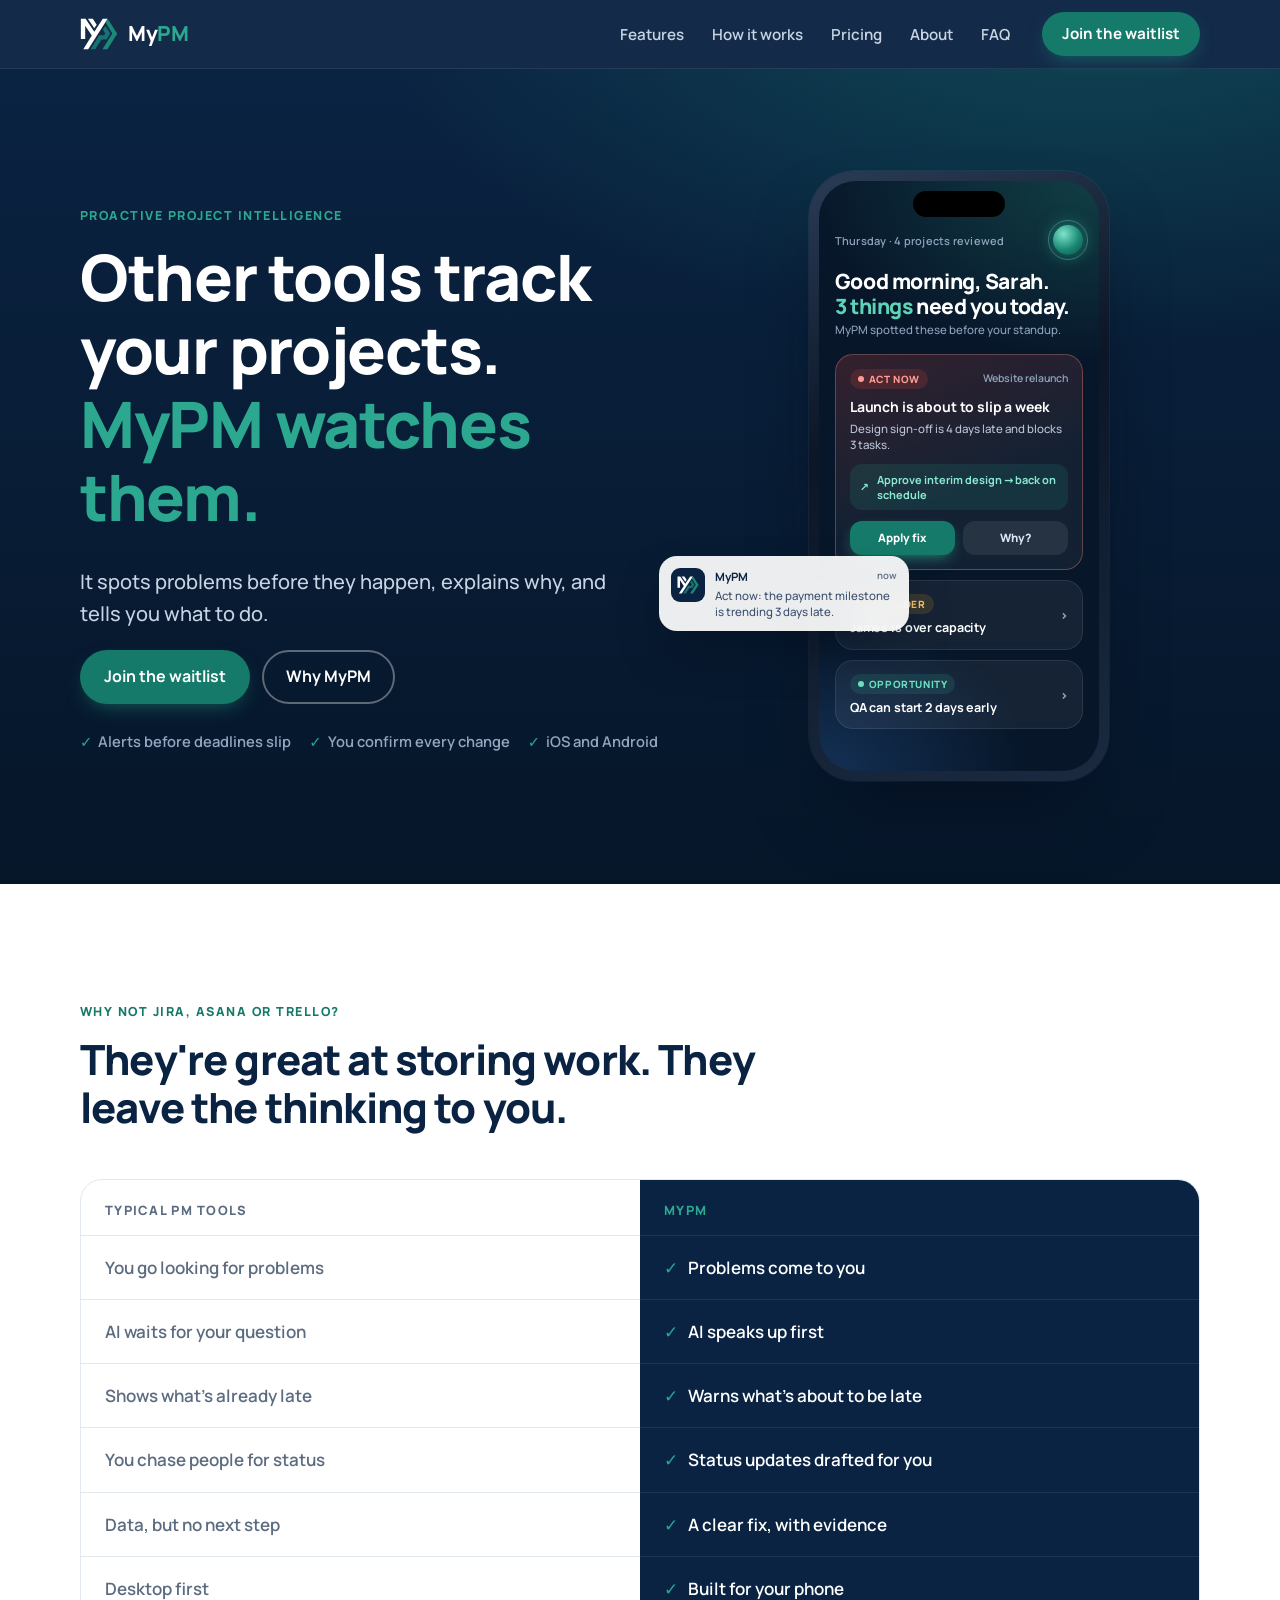
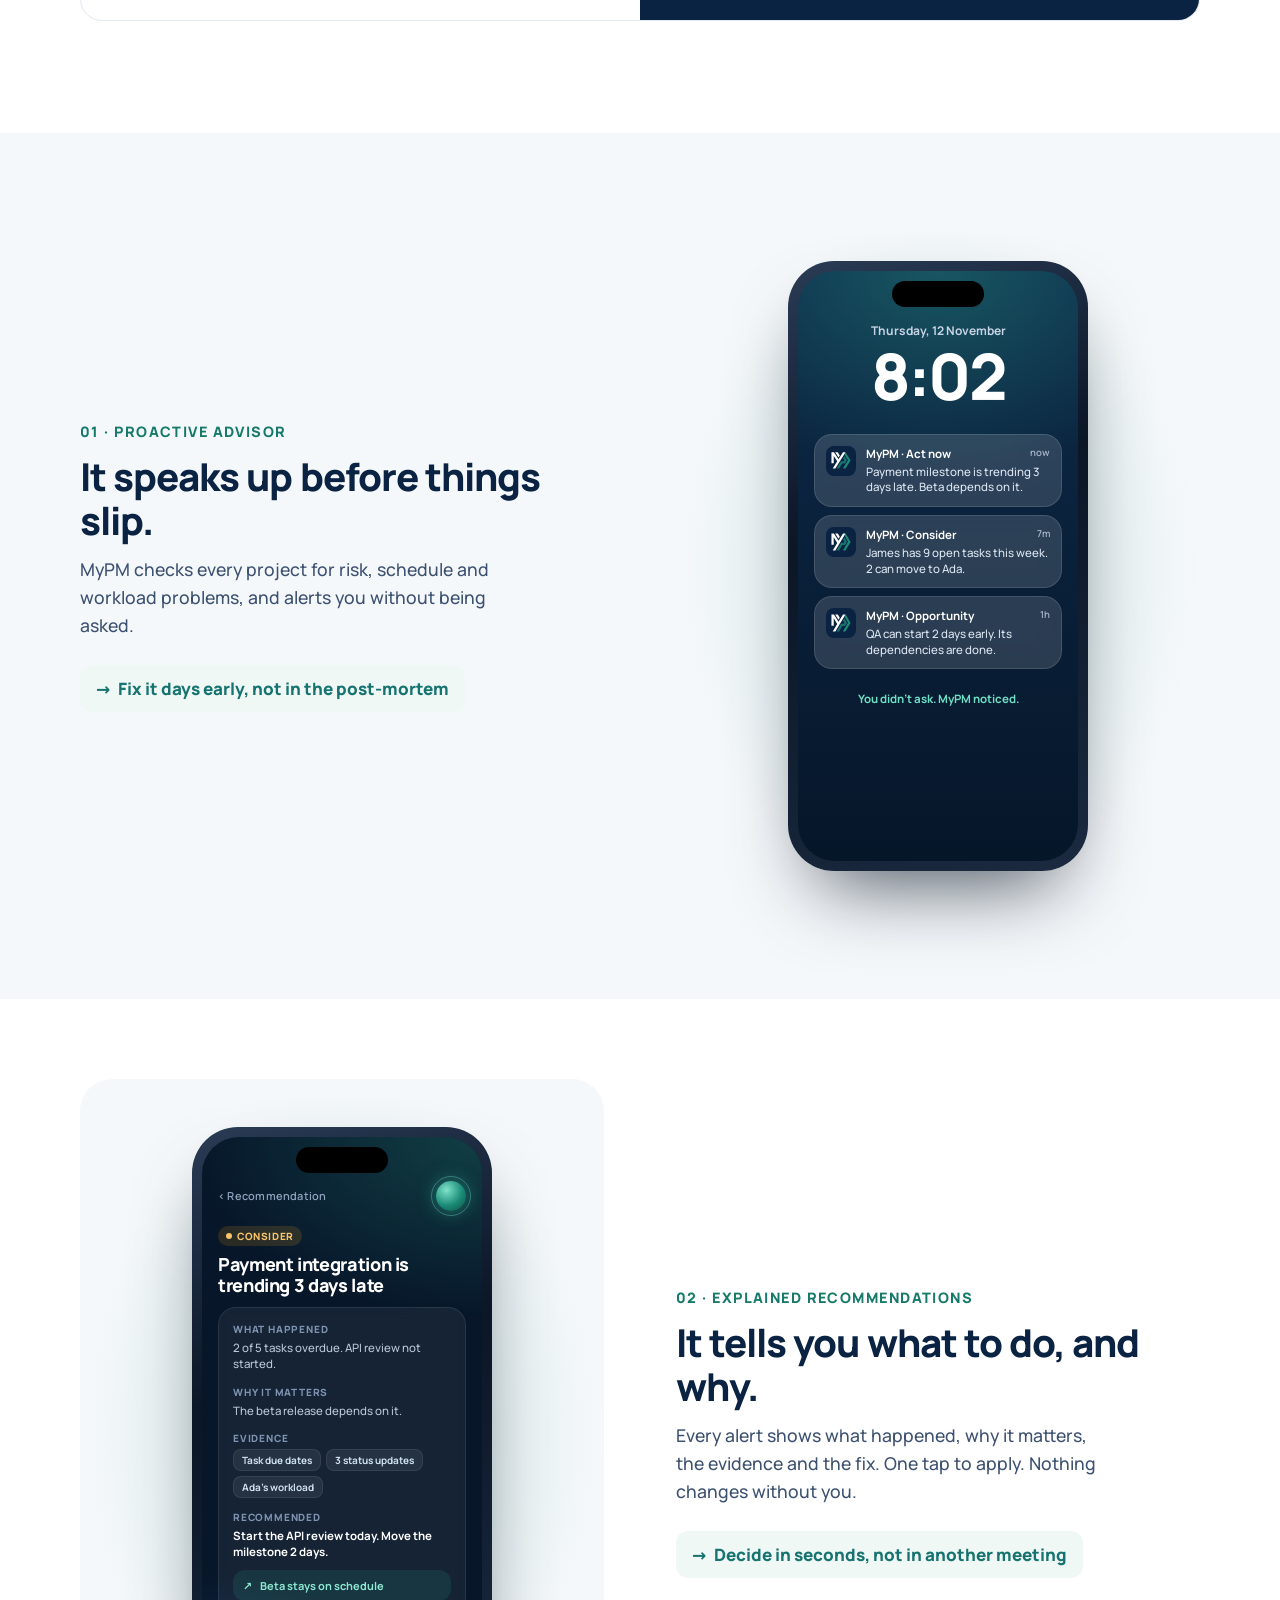
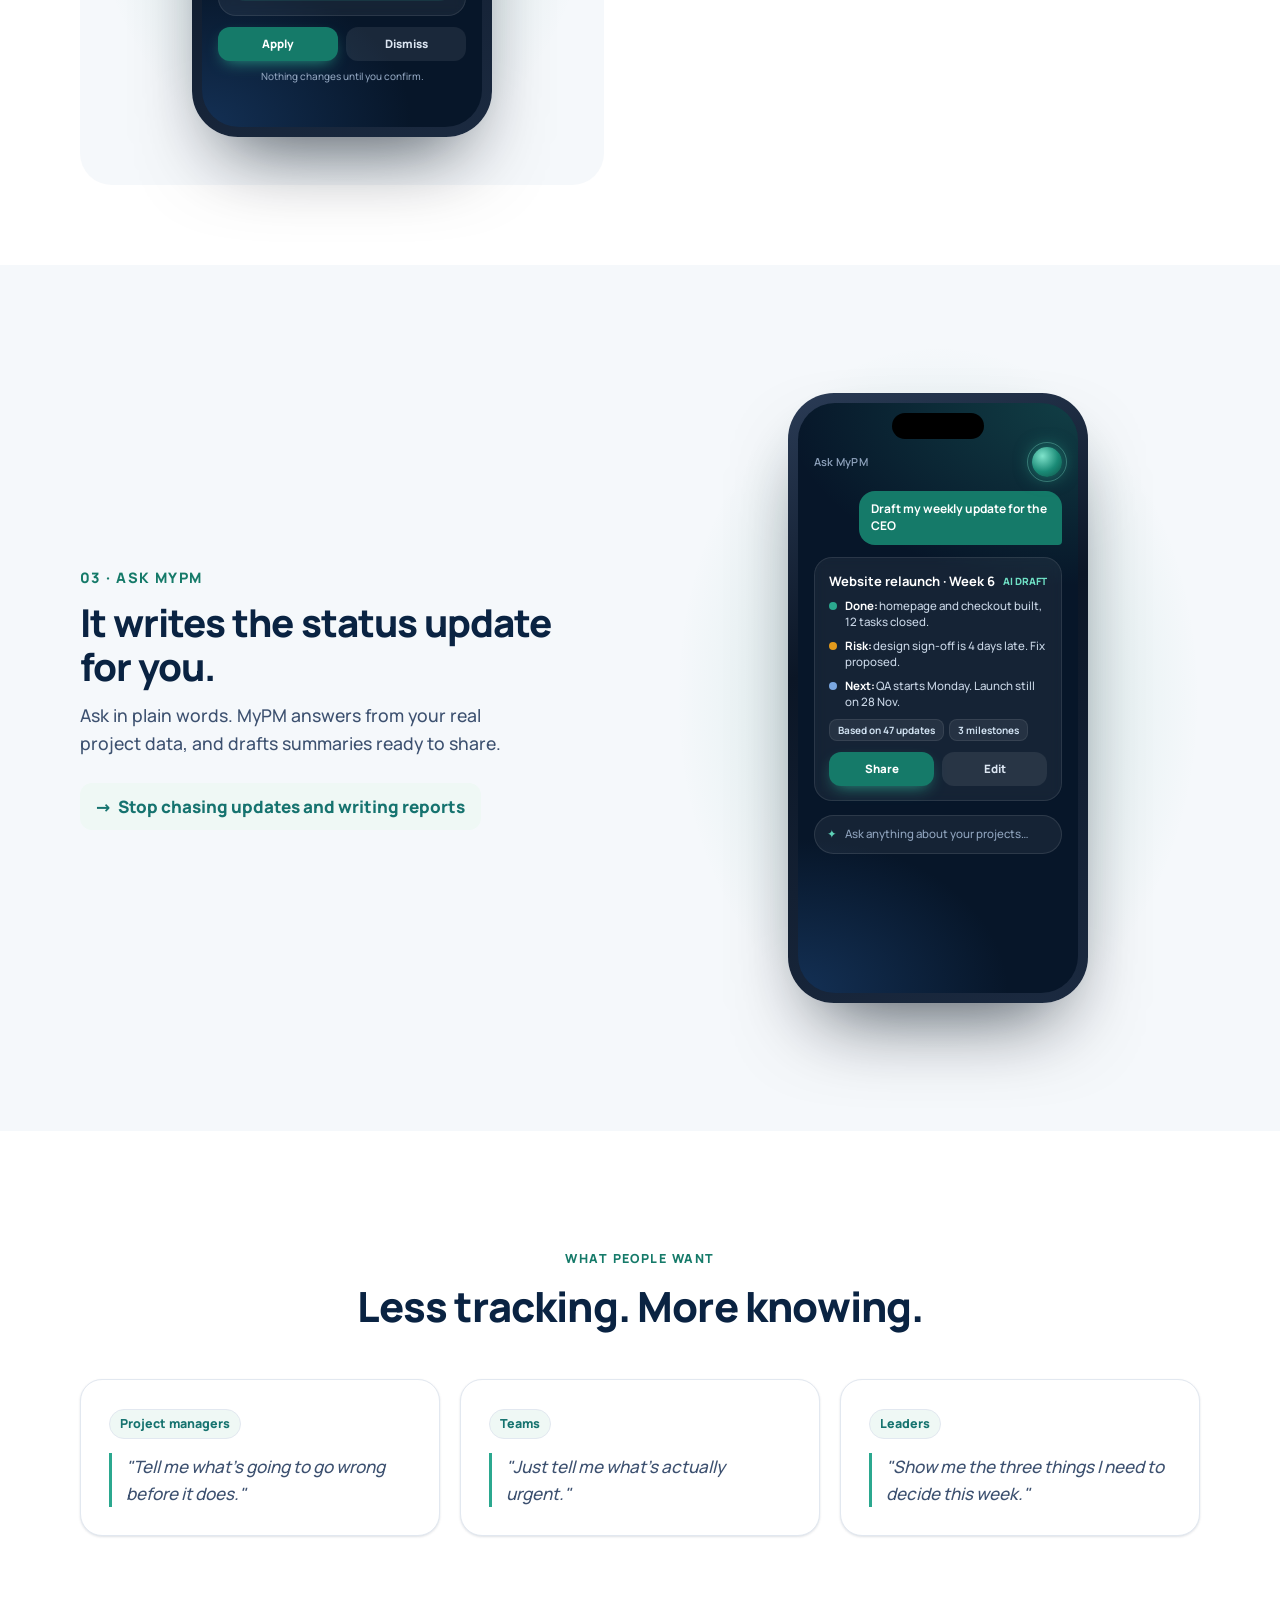
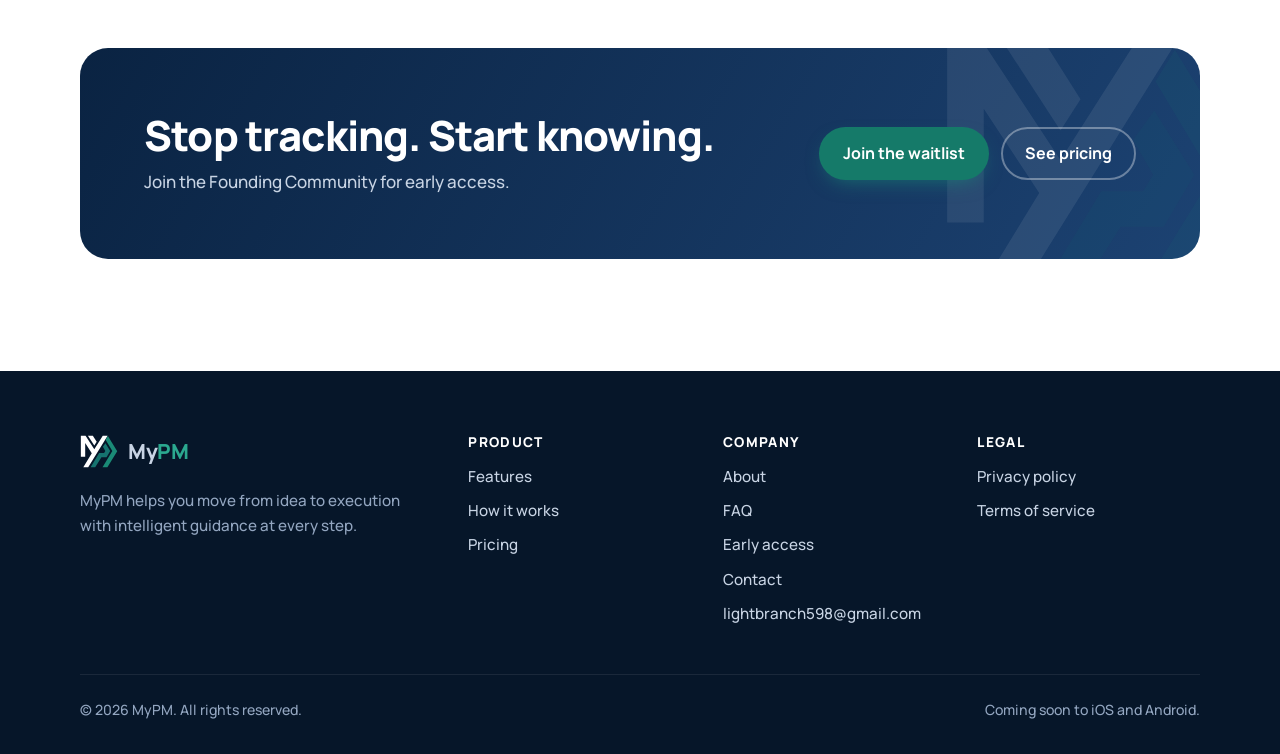
<file: index.html>
<!doctype html>
<html lang="en">
<head>
  <meta charset="utf-8">
  <meta name="viewport" content="width=device-width, initial-scale=1">
  <title>MyPM | The project manager that speaks up first</title>
  <meta name="description" content="Other project tools wait for you to find problems. MyPM finds them first, explains why, and tells you what to do. Join the waitlist.">
  <meta name="theme-color" content="#0A2342">
  <link rel="canonical" href="https://mypm.example/">
  <meta property="og:type" content="website">
  <meta property="og:site_name" content="MyPM">
  <meta property="og:title" content="MyPM | The project manager that speaks up first">
  <meta property="og:description" content="Other project tools wait for you to find problems. MyPM finds them first, explains why, and tells you what to do. Join the waitlist.">
  <meta property="og:image" content="https://mypm.example/og/index.png">
  <meta name="twitter:card" content="summary_large_image">
  <link rel="icon" href="favicon.svg" type="image/svg+xml">
  <link rel="icon" href="favicon-32.png" sizes="32x32" type="image/png">
  <link rel="apple-touch-icon" href="apple-touch-icon.png">
  <link rel="preload" href="manrope-latin.woff2" as="font" type="font/woff2" crossorigin>
  <link rel="stylesheet" href="styles.css">
  <script type="application/ld+json">{"@context":"https://schema.org","@graph":[{"@type":"Organization","@id":"https://mypm.example/#org","name":"MyPM","url":"https://mypm.example/","logo":"https://mypm.example/icon-512.png"},{"@type":"WebSite","@id":"https://mypm.example/#site","url":"https://mypm.example/","name":"MyPM","publisher":{"@id":"https://mypm.example/#org"}},{"@type":"SoftwareApplication","name":"MyPM","applicationCategory":"BusinessApplication","operatingSystem":"iOS, Android","description":"Other project tools wait for you to find problems. MyPM finds them first, explains why, and tells you what to do. Join the waitlist.","publisher":{"@id":"https://mypm.example/#org"},"offers":[{"@type":"Offer","name":"Free","price":"0","priceCurrency":"USD"},{"@type":"Offer","name":"Pro","price":"19","priceCurrency":"USD"},{"@type":"Offer","name":"Team","price":"49","priceCurrency":"USD"}]}]}</script>
</head>
<body>
  <a class="skip-link" href="#main">Skip to content</a>
  <header class="site-header">
    <nav class="container nav" aria-label="Main">
      <a class="brand" href="index.html" aria-label="MyPM home">
        <img src="mark-light.svg" alt="" width="38" height="33">
        <span>My<b>PM</b></span>
      </a>
      <button class="nav-toggle" type="button" aria-expanded="false" aria-controls="nav-menu" aria-label="Open menu">
        <svg viewBox="0 0 24 24" fill="none" stroke="currentColor" stroke-width="2" stroke-linecap="round"><path d="M4 7h16M4 12h16M4 17h16"/></svg>
      </button>
      <div class="nav-menu" id="nav-menu">
        <ul class="nav-links">
          <li><a href="features.html">Features</a></li>
          <li><a href="how-it-works.html">How it works</a></li>
          <li><a href="pricing.html">Pricing</a></li>
          <li><a href="about.html">About</a></li>
          <li><a href="faq.html">FAQ</a></li>
        </ul>
        <div class="nav-cta">
          <!-- AUTH SLOT: when sign-in exists, add a "Log in" link here, e.g. <a class="btn btn-light" href="login.html">Log in</a> -->
          <a class="btn btn-primary" href="early-access.html">Join the waitlist</a>
        </div>
      </div>
    </nav>
  </header>

  <main id="main">
<section class="hero">
      <div class="container hero-grid">
        <div>
          <span class="eyebrow">Proactive project intelligence</span>
          <h1>Other tools track your projects. <em>MyPM watches them.</em></h1>
          <p class="lead">It spots problems before they happen, explains why, and tells you what to do.</p>
          <div class="btn-row">
            <a class="btn btn-primary" href="early-access.html">Join the waitlist</a>
            <a class="btn btn-light" href="#why">Why MyPM</a>
          </div>
          <div class="hero-proof"><span>Alerts before deadlines slip</span><span>You confirm every change</span><span>iOS and Android</span></div>
        </div>
        <div class="dev" aria-hidden="true">
  <div class="push"><div class="pi"><img src="mark-light.svg" alt=""></div><div><b>MyPM <small>now</small></b><span>Act now: the payment milestone is trending 3 days late.</span></div></div>
  <div class="dev-frame"><div class="scr">
    <div class="s-head"><span class="s-meta">Thursday · 4 projects reviewed</span><span class="orb"></span></div>
    <p class="s-title">Good morning, Sarah.<br><em>3 things</em> need you today.</p>
    <p class="s-sub">MyPM spotted these before your standup.</p>
    <div class="glass hot">
      <div class="g-top"><span class="pill red">Act now</span><span class="g-proj">Website relaunch</span></div>
      <b>Launch is about to slip a week</b>
      <div class="why">Design sign-off is 4 days late and blocks 3 tasks.</div>
      <div class="impact">Approve interim design → back on schedule</div>
      <div class="acts"><span class="go">Apply fix</span><span>Why?</span></div>
    </div>
    <div class="glass row"><div><span class="pill amber">Consider</span><b>James is over capacity</b></div><span class="chev">›</span></div>
    <div class="glass row"><div><span class="pill teal">Opportunity</span><b>QA can start 2 days early</b></div><span class="chev">›</span></div>
  </div></div>
</div>

      </div>
    </section>

    <section class="section" id="why">
      <div class="container">
        <div class="section-head">
          <span class="eyebrow">Why not Jira, Asana or Trello?</span>
          <h2>They're great at storing work. They leave the thinking to you.</h2>
        </div>
        <div class="vs">
          <div class="vs-row vs-head"><div>Typical PM tools</div><div>MyPM</div></div>
          <div class="vs-row"><div>You go looking for problems</div><div>Problems come to you</div></div>
          <div class="vs-row"><div>AI waits for your question</div><div>AI speaks up first</div></div>
          <div class="vs-row"><div>Shows what's already late</div><div>Warns what's about to be late</div></div>
          <div class="vs-row"><div>You chase people for status</div><div>Status updates drafted for you</div></div>
          <div class="vs-row"><div>Data, but no next step</div><div>A clear fix, with evidence</div></div>
          <div class="vs-row"><div>Desktop first</div><div>Built for your phone</div></div>
        </div>
      </div>
    </section>

    <section class="section section-soft" style="padding-top:24px;padding-bottom:24px">
      <div class="container">
        <div class="diff">
          <div>
            <span class="diff-num">01 · PROACTIVE ADVISOR</span>
            <h3>It speaks up before things slip.</h3>
            <p>MyPM checks every project for risk, schedule and workload problems, and alerts you without being asked.</p>
            <span class="benefit">Fix it days early, not in the post-mortem</span>
          </div>
          <div class="stage"><div class="dev" aria-hidden="true">
  <div class="dev-frame"><div class="scr lock">
    <div class="lock-date">Thursday, 12 November</div>
    <div class="lock-time">8:02</div>
    <div class="note"><div class="pi"><img src="mark-light.svg" alt=""></div><div><b>MyPM · Act now <small>now</small></b><span>Payment milestone is trending 3 days late. Beta depends on it.</span></div></div>
    <div class="note"><div class="pi"><img src="mark-light.svg" alt=""></div><div><b>MyPM · Consider <small>7m</small></b><span>James has 9 open tasks this week. 2 can move to Ada.</span></div></div>
    <div class="note"><div class="pi"><img src="mark-light.svg" alt=""></div><div><b>MyPM · Opportunity <small>1h</small></b><span>QA can start 2 days early. Its dependencies are done.</span></div></div>
    <div class="lock-foot">You didn't ask. MyPM noticed.</div>
  </div></div>
</div>
</div>
        </div>
      </div>
    </section>

    <section class="section" style="padding-top:24px;padding-bottom:24px">
      <div class="container">
        <div class="diff flip">
          <div>
            <span class="diff-num">02 · EXPLAINED RECOMMENDATIONS</span>
            <h3>It tells you what to do, and why.</h3>
            <p>Every alert shows what happened, why it matters, the evidence and the fix. One tap to apply. Nothing changes without you.</p>
            <span class="benefit">Decide in seconds, not in another meeting</span>
          </div>
          <div class="stage"><div class="dev" aria-hidden="true">
  <div class="dev-frame"><div class="scr">
    <div class="s-head"><span class="s-meta">‹ Recommendation</span><span class="orb"></span></div>
    <span class="pill amber">Consider</span>
    <p class="s-title" style="font-size:18px;margin-top:8px">Payment integration is trending 3 days late</p>
    <div class="glass" style="margin-top:12px">
      <div class="lbl">What happened</div><div class="why" style="margin:0">2 of 5 tasks overdue. API review not started.</div>
      <div class="lbl">Why it matters</div><div class="why" style="margin:0">The beta release depends on it.</div>
      <div class="lbl">Evidence</div><div class="ev" style="margin:0"><span>Task due dates</span><span>3 status updates</span><span>Ada's workload</span></div>
      <div class="lbl">Recommended</div><div class="why" style="margin:0;color:#fff;font-weight:700">Start the API review today. Move the milestone 2 days.</div>
      <div class="impact">Beta stays on schedule</div>
    </div>
    <div class="acts"><span class="go">Apply</span><span>Dismiss</span></div>
    <div class="confirm">Nothing changes until you confirm.</div>
  </div></div>
</div>
</div>
        </div>
      </div>
    </section>

    <section class="section section-soft" style="padding-top:24px;padding-bottom:24px">
      <div class="container">
        <div class="diff">
          <div>
            <span class="diff-num">03 · ASK MYPM</span>
            <h3>It writes the status update for you.</h3>
            <p>Ask in plain words. MyPM answers from your real project data, and drafts summaries ready to share.</p>
            <span class="benefit">Stop chasing updates and writing reports</span>
          </div>
          <div class="stage"><div class="dev" aria-hidden="true">
  <div class="dev-frame"><div class="scr">
    <div class="s-head"><span class="s-meta">Ask MyPM</span><span class="orb"></span></div>
    <div class="q">Draft my weekly update for the CEO</div>
    <div class="glass draft">
      <h5>Website relaunch · Week 6 <small>AI DRAFT</small></h5>
      <div class="dl"><i class="g"></i><span><b>Done:</b> homepage and checkout built, 12 tasks closed.</span></div>
      <div class="dl"><i class="a"></i><span><b>Risk:</b> design sign-off is 4 days late. Fix proposed.</span></div>
      <div class="dl"><i class="b"></i><span><b>Next:</b> QA starts Monday. Launch still on 28 Nov.</span></div>
      <div class="ev"><span>Based on 47 updates</span><span>3 milestones</span></div>
      <div class="acts"><span class="go">Share</span><span>Edit</span></div>
    </div>
    <div class="compose">Ask anything about your projects…</div>
  </div></div>
</div>
</div>
        </div>
      </div>
    </section>

    <section class="section">
      <div class="container">
        <div class="section-head center">
          <span class="eyebrow">What people want</span>
          <h2>Less tracking. More knowing.</h2>
        </div>
        <div class="grid grid-3">
          <div class="card persona"><span class="plan">Project managers</span><blockquote>"Tell me what's going to go wrong before it does."</blockquote></div>
          <div class="card persona"><span class="plan">Teams</span><blockquote>"Just tell me what's actually urgent."</blockquote></div>
          <div class="card persona"><span class="plan">Leaders</span><blockquote>"Show me the three things I need to decide this week."</blockquote></div>
        </div>
      </div>
    </section>

    <section class="section" style="padding-top:0">
      <div class="container">
        <div class="cta-band">
          <div>
            <h2>Stop tracking. Start knowing.</h2>
            <p>Join the Founding Community for early access.</p>
          </div>
          <div class="btn-row">
            <a class="btn btn-primary" href="early-access.html">Join the waitlist</a>
            <a class="btn btn-light" href="pricing.html">See pricing</a>
          </div>
        </div>
      </div>
    </section>

  </main>

  <footer class="site-footer">
    <div class="container">
      <div class="footer-grid">
        <div class="footer-brand">
          <a class="brand" href="index.html" aria-label="MyPM home">
            <img src="mark-light.svg" alt="" width="38" height="33">
            <span>My<b>PM</b></span>
          </a>
          <p>MyPM helps you move from idea to execution with intelligent guidance at every step.</p>
        </div>
        <div>
          <h2 class="f-title">Product</h2>
          <ul>
            <li><a href="features.html">Features</a></li>
            <li><a href="how-it-works.html">How it works</a></li>
            <li><a href="pricing.html">Pricing</a></li>
          </ul>
        </div>
        <div>
          <h2 class="f-title">Company</h2>
          <ul>
            <li><a href="about.html">About</a></li>
            <li><a href="faq.html">FAQ</a></li>
            <li><a href="early-access.html">Early access</a></li>
            <li><a href="early-access.html#contact">Contact</a></li>
            <li data-email hidden><a href="#">Email us</a></li>
          </ul>
        </div>
        <div>
          <h2 class="f-title">Legal</h2>
          <ul>
            <li><a href="privacy.html">Privacy policy</a></li>
            <li><a href="terms.html">Terms of service</a></li>
          </ul>
        </div>
      </div>
      <div class="footer-bottom">
        <span>© 2026 MyPM. All rights reserved.</span>
        <span>Coming soon to iOS and Android.</span>
      </div>
    </div>
  </footer>
  <script src="config.js"></script>
  <script src="main.js" defer></script>
</body>
</html>
</file>
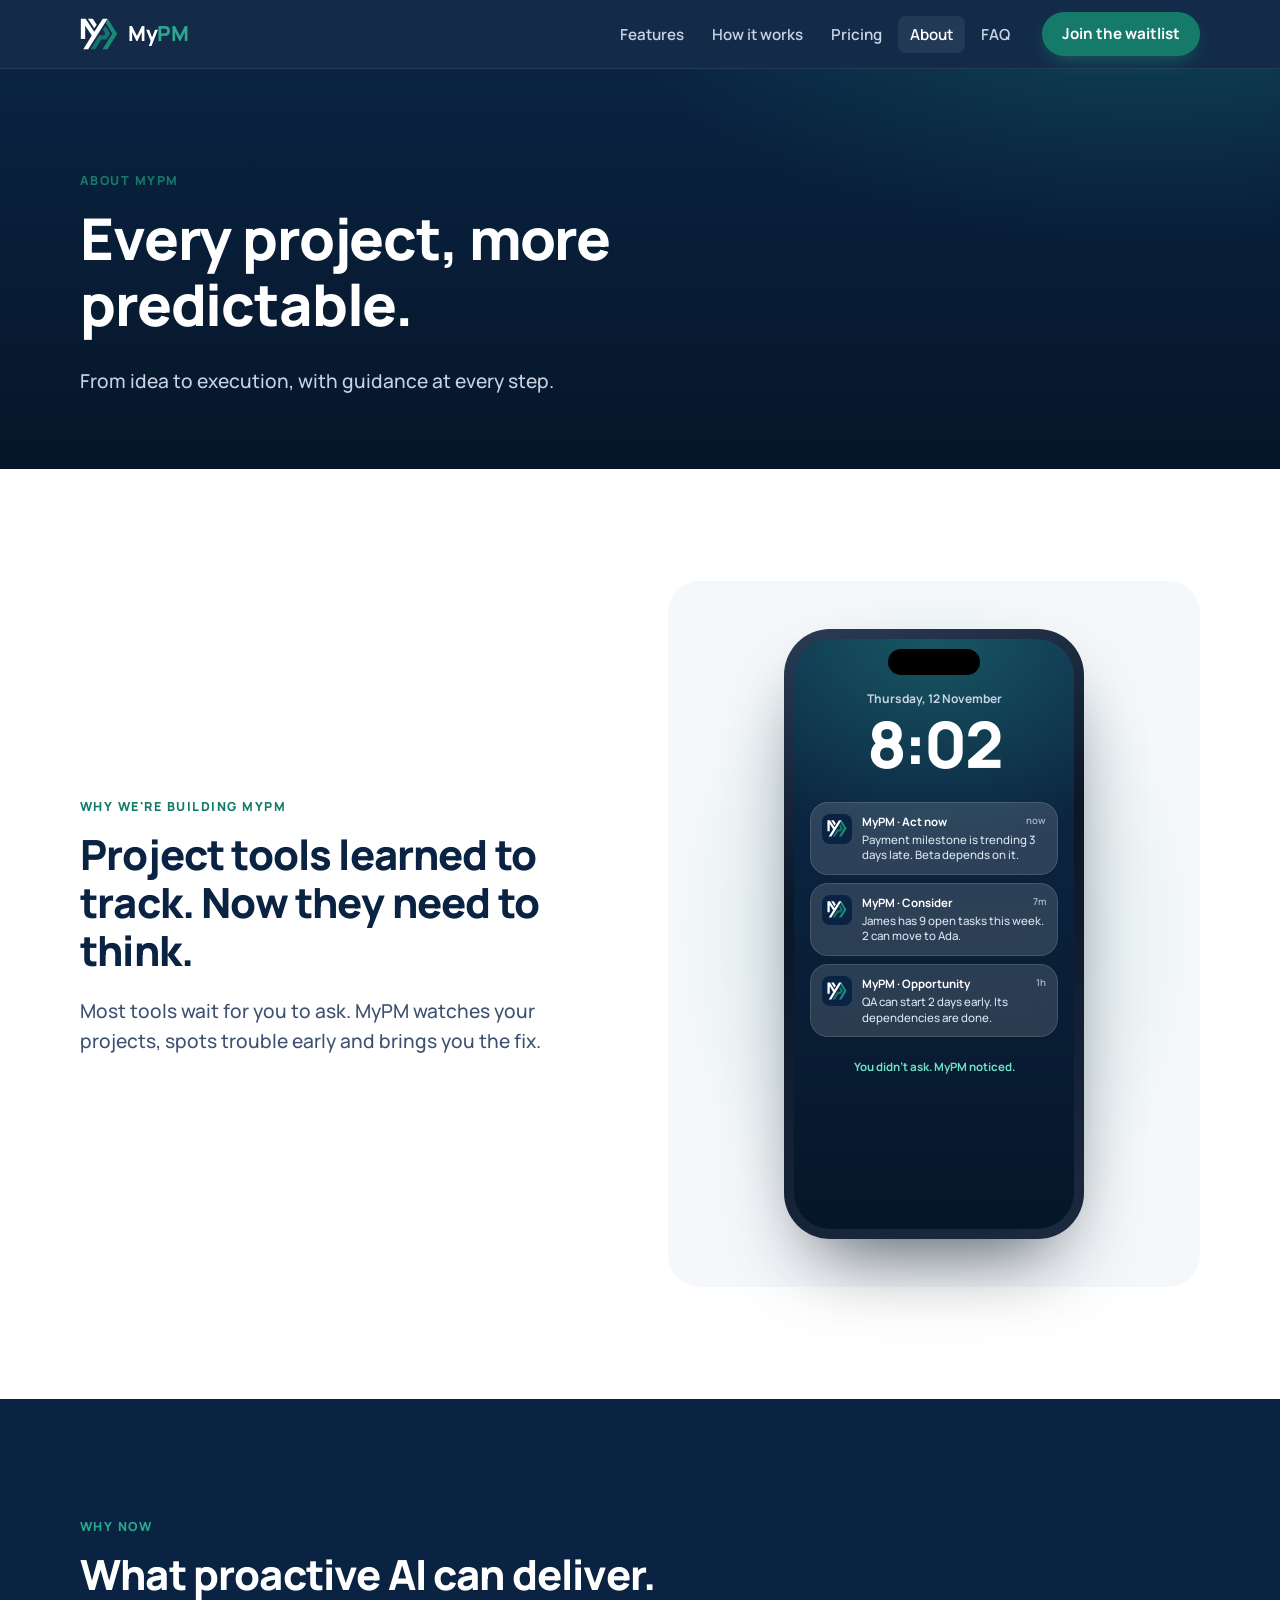
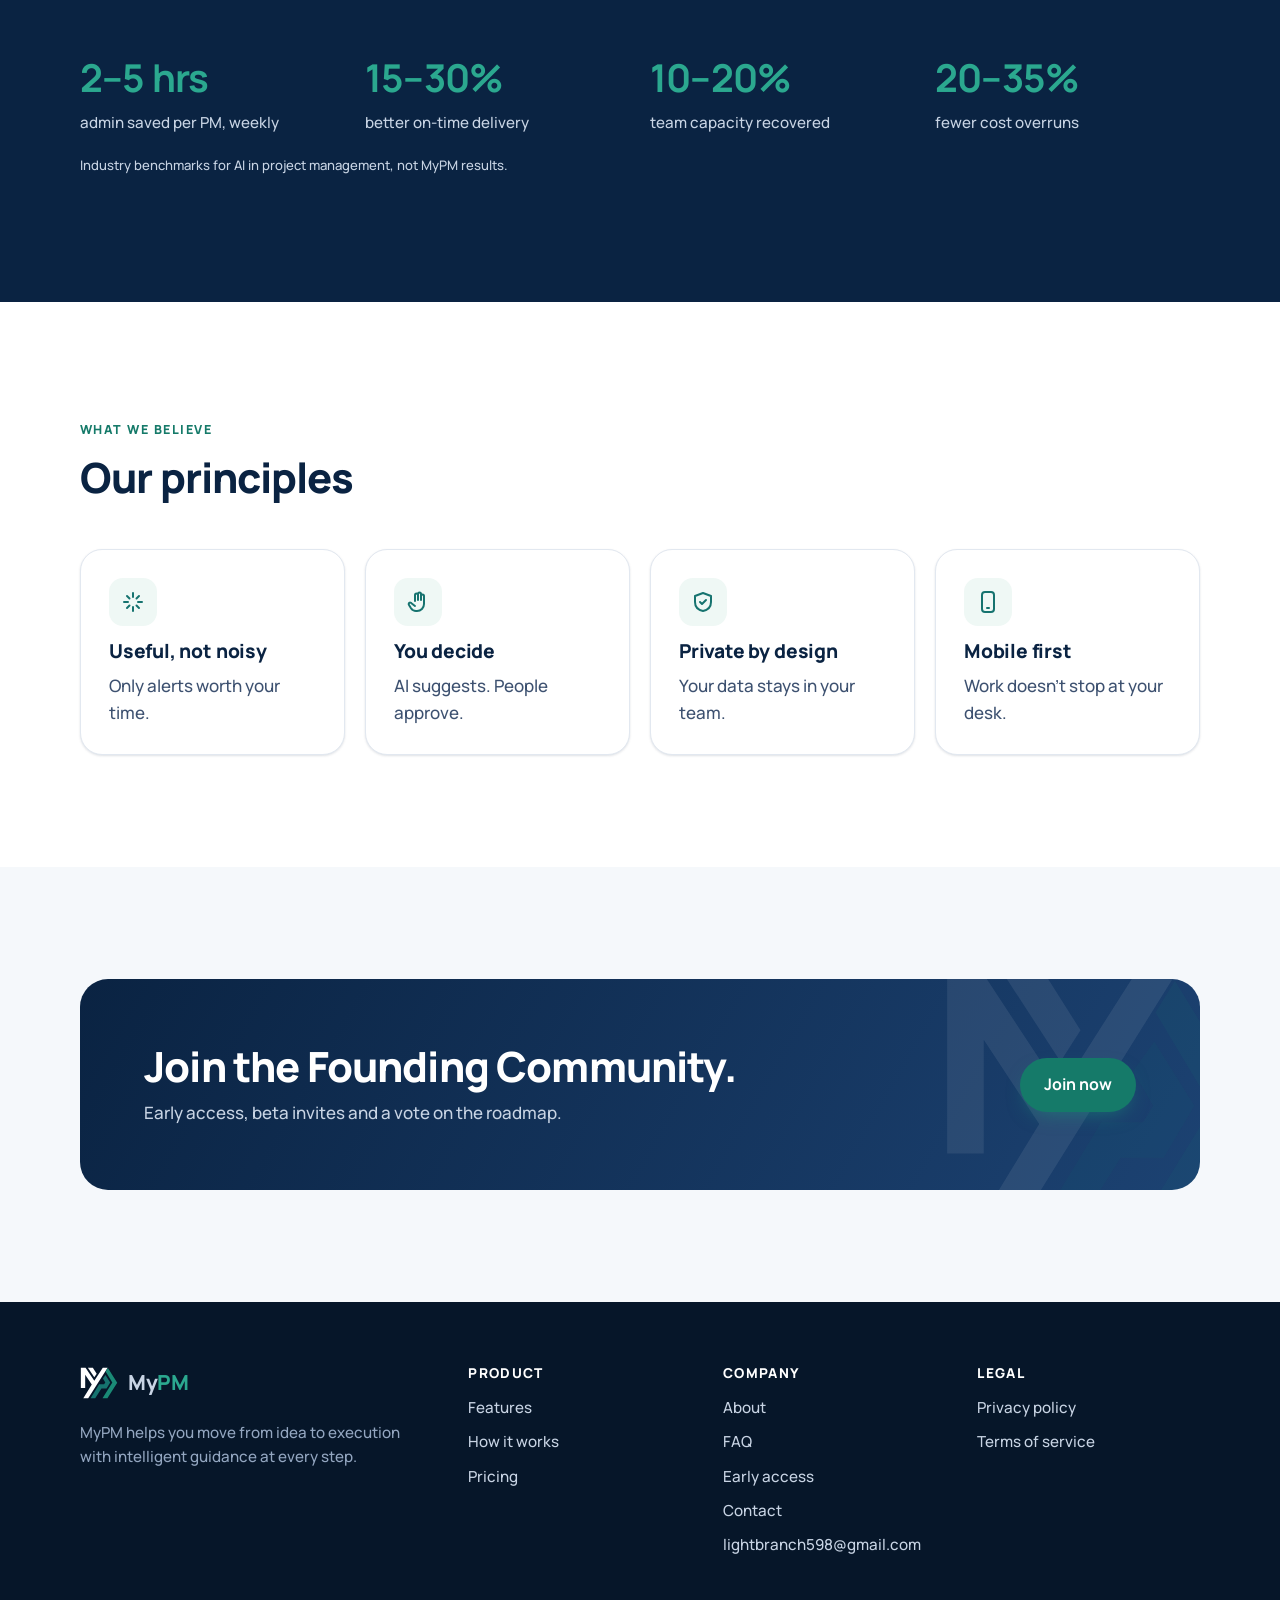
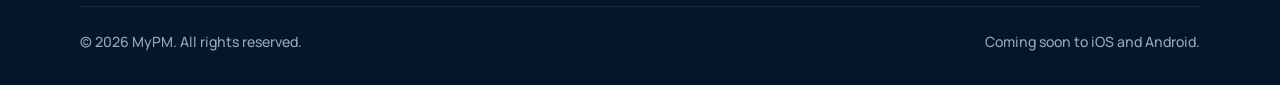
<file: about.html>
<!doctype html>
<html lang="en">
<head>
  <meta charset="utf-8">
  <meta name="viewport" content="width=device-width, initial-scale=1">
  <title>About | MyPM</title>
  <meta name="description" content="MyPM's mission is to make every project more intelligent, predictable and actionable. Learn why we're building it and what we believe.">
  <meta name="theme-color" content="#0A2342">
  <link rel="canonical" href="https://mypm.example/about.html">
  <meta property="og:type" content="website">
  <meta property="og:site_name" content="MyPM">
  <meta property="og:title" content="About | MyPM">
  <meta property="og:description" content="MyPM's mission is to make every project more intelligent, predictable and actionable. Learn why we're building it and what we believe.">
  <meta property="og:image" content="https://mypm.example/og/about.png">
  <meta name="twitter:card" content="summary_large_image">
  <link rel="icon" href="favicon.svg" type="image/svg+xml">
  <link rel="icon" href="favicon-32.png" sizes="32x32" type="image/png">
  <link rel="apple-touch-icon" href="apple-touch-icon.png">
  <link rel="preload" href="manrope-latin.woff2" as="font" type="font/woff2" crossorigin>
  <link rel="stylesheet" href="styles.css">
  <script type="application/ld+json">{"@context":"https://schema.org","@graph":[{"@type":"Organization","@id":"https://mypm.example/#org","name":"MyPM","url":"https://mypm.example/","logo":"https://mypm.example/icon-512.png"},{"@type":"WebSite","@id":"https://mypm.example/#site","url":"https://mypm.example/","name":"MyPM","publisher":{"@id":"https://mypm.example/#org"}}]}</script>
</head>
<body>
  <a class="skip-link" href="#main">Skip to content</a>
  <header class="site-header">
    <nav class="container nav" aria-label="Main">
      <a class="brand" href="index.html" aria-label="MyPM home">
        <img src="mark-light.svg" alt="" width="38" height="33">
        <span>My<b>PM</b></span>
      </a>
      <button class="nav-toggle" type="button" aria-expanded="false" aria-controls="nav-menu" aria-label="Open menu">
        <svg viewBox="0 0 24 24" fill="none" stroke="currentColor" stroke-width="2" stroke-linecap="round"><path d="M4 7h16M4 12h16M4 17h16"/></svg>
      </button>
      <div class="nav-menu" id="nav-menu">
        <ul class="nav-links">
          <li><a href="features.html">Features</a></li>
          <li><a href="how-it-works.html">How it works</a></li>
          <li><a href="pricing.html">Pricing</a></li>
          <li><a href="about.html" aria-current="page">About</a></li>
          <li><a href="faq.html">FAQ</a></li>
        </ul>
        <div class="nav-cta">
          <!-- AUTH SLOT: when sign-in exists, add a "Log in" link here, e.g. <a class="btn btn-light" href="login.html">Log in</a> -->
          <a class="btn btn-primary" href="early-access.html">Join the waitlist</a>
        </div>
      </div>
    </nav>
  </header>

  <main id="main">
<section class="page-hero">
      <div class="container">
        <span class="eyebrow">About MyPM</span>
        <h1>Every project, more predictable.</h1>
        <p class="lead">From idea to execution, with guidance at every step.</p>
      </div>
    </section>

    <section class="section">
      <div class="container split">
        <div>
          <span class="eyebrow">Why we're building MyPM</span>
          <h2>Project tools learned to track. Now they need to think.</h2>
          <p class="lead">Most tools wait for you to ask. MyPM watches your projects, spots trouble early and brings you the fix.</p>
        </div>
        <div class="diff"><div class="stage" style="width:100%"><div class="dev" aria-hidden="true">
  <div class="dev-frame"><div class="scr lock">
    <div class="lock-date">Thursday, 12 November</div>
    <div class="lock-time">8:02</div>
    <div class="note"><div class="pi"><img src="mark-light.svg" alt=""></div><div><b>MyPM · Act now <small>now</small></b><span>Payment milestone is trending 3 days late. Beta depends on it.</span></div></div>
    <div class="note"><div class="pi"><img src="mark-light.svg" alt=""></div><div><b>MyPM · Consider <small>7m</small></b><span>James has 9 open tasks this week. 2 can move to Ada.</span></div></div>
    <div class="note"><div class="pi"><img src="mark-light.svg" alt=""></div><div><b>MyPM · Opportunity <small>1h</small></b><span>QA can start 2 days early. Its dependencies are done.</span></div></div>
    <div class="lock-foot">You didn't ask. MyPM noticed.</div>
  </div></div>
</div>
</div></div>
      </div>
    </section>

    <section class="section section-dark">
      <div class="container">
        <div class="section-head">
          <span class="eyebrow">Why now</span>
          <h2>What proactive AI can deliver.</h2>
        </div>
        <div class="stats">
          <div class="stat"><b>2–5 hrs</b><span>admin saved per PM, weekly</span></div>
          <div class="stat"><b>15–30%</b><span>better on-time delivery</span></div>
          <div class="stat"><b>10–20%</b><span>team capacity recovered</span></div>
          <div class="stat"><b>20–35%</b><span>fewer cost overruns</span></div>
        </div>
        <p class="source">Industry benchmarks for AI in project management, not MyPM results.</p>
      </div>
    </section>

    <section class="section">
      <div class="container">
        <div class="section-head">
          <span class="eyebrow">What we believe</span>
          <h2>Our principles</h2>
        </div>
        <div class="grid grid-4">
          <div class="card"><div class="icon"><svg viewBox="0 0 24 24" fill="none" stroke="currentColor" stroke-width="2" stroke-linecap="round" stroke-linejoin="round" aria-hidden="true"><path d="M12 3v4M12 17v4M3 12h4M17 12h4M6 6l2.5 2.5M15.5 15.5L18 18M6 18l2.5-2.5M15.5 8.5L18 6"/></svg></div><h3>Useful, not noisy</h3><p>Only alerts worth your time.</p></div>
          <div class="card"><div class="icon"><svg viewBox="0 0 24 24" fill="none" stroke="currentColor" stroke-width="2" stroke-linecap="round" stroke-linejoin="round" aria-hidden="true"><path d="M9 11V5a1.5 1.5 0 0 1 3 0v5M12 10V4a1.5 1.5 0 0 1 3 0v6M15 10V6a1.5 1.5 0 0 1 3 0v8a7 7 0 0 1-7 7h-1a6 6 0 0 1-5-2.7L3 15a1.5 1.5 0 0 1 2.4-1.8L9 16"/></svg></div><h3>You decide</h3><p>AI suggests. People approve.</p></div>
          <div class="card"><div class="icon"><svg viewBox="0 0 24 24" fill="none" stroke="currentColor" stroke-width="2" stroke-linecap="round" stroke-linejoin="round" aria-hidden="true"><path d="M12 3l8 3v6c0 5-3.5 8-8 9-4.5-1-8-4-8-9V6z"/><path d="M9 12l2 2 4-4"/></svg></div><h3>Private by design</h3><p>Your data stays in your team.</p></div>
          <div class="card"><div class="icon"><svg viewBox="0 0 24 24" fill="none" stroke="currentColor" stroke-width="2" stroke-linecap="round" stroke-linejoin="round" aria-hidden="true"><rect x="6" y="2" width="12" height="20" rx="3"/><path d="M11 18h2"/></svg></div><h3>Mobile first</h3><p>Work doesn't stop at your desk.</p></div>
        </div>
      </div>
    </section>

    <section class="section section-soft">
      <div class="container">
        <div class="cta-band">
          <div>
            <h2>Join the Founding Community.</h2>
            <p>Early access, beta invites and a vote on the roadmap.</p>
          </div>
          <div class="btn-row"><a class="btn btn-primary" href="early-access.html">Join now</a></div>
        </div>
      </div>
    </section>

  </main>

  <footer class="site-footer">
    <div class="container">
      <div class="footer-grid">
        <div class="footer-brand">
          <a class="brand" href="index.html" aria-label="MyPM home">
            <img src="mark-light.svg" alt="" width="38" height="33">
            <span>My<b>PM</b></span>
          </a>
          <p>MyPM helps you move from idea to execution with intelligent guidance at every step.</p>
        </div>
        <div>
          <h2 class="f-title">Product</h2>
          <ul>
            <li><a href="features.html">Features</a></li>
            <li><a href="how-it-works.html">How it works</a></li>
            <li><a href="pricing.html">Pricing</a></li>
          </ul>
        </div>
        <div>
          <h2 class="f-title">Company</h2>
          <ul>
            <li><a href="about.html">About</a></li>
            <li><a href="faq.html">FAQ</a></li>
            <li><a href="early-access.html">Early access</a></li>
            <li><a href="early-access.html#contact">Contact</a></li>
            <li data-email hidden><a href="#">Email us</a></li>
          </ul>
        </div>
        <div>
          <h2 class="f-title">Legal</h2>
          <ul>
            <li><a href="privacy.html">Privacy policy</a></li>
            <li><a href="terms.html">Terms of service</a></li>
          </ul>
        </div>
      </div>
      <div class="footer-bottom">
        <span>© 2026 MyPM. All rights reserved.</span>
        <span>Coming soon to iOS and Android.</span>
      </div>
    </div>
  </footer>
  <script src="config.js"></script>
  <script src="main.js" defer></script>
</body>
</html>
</file>
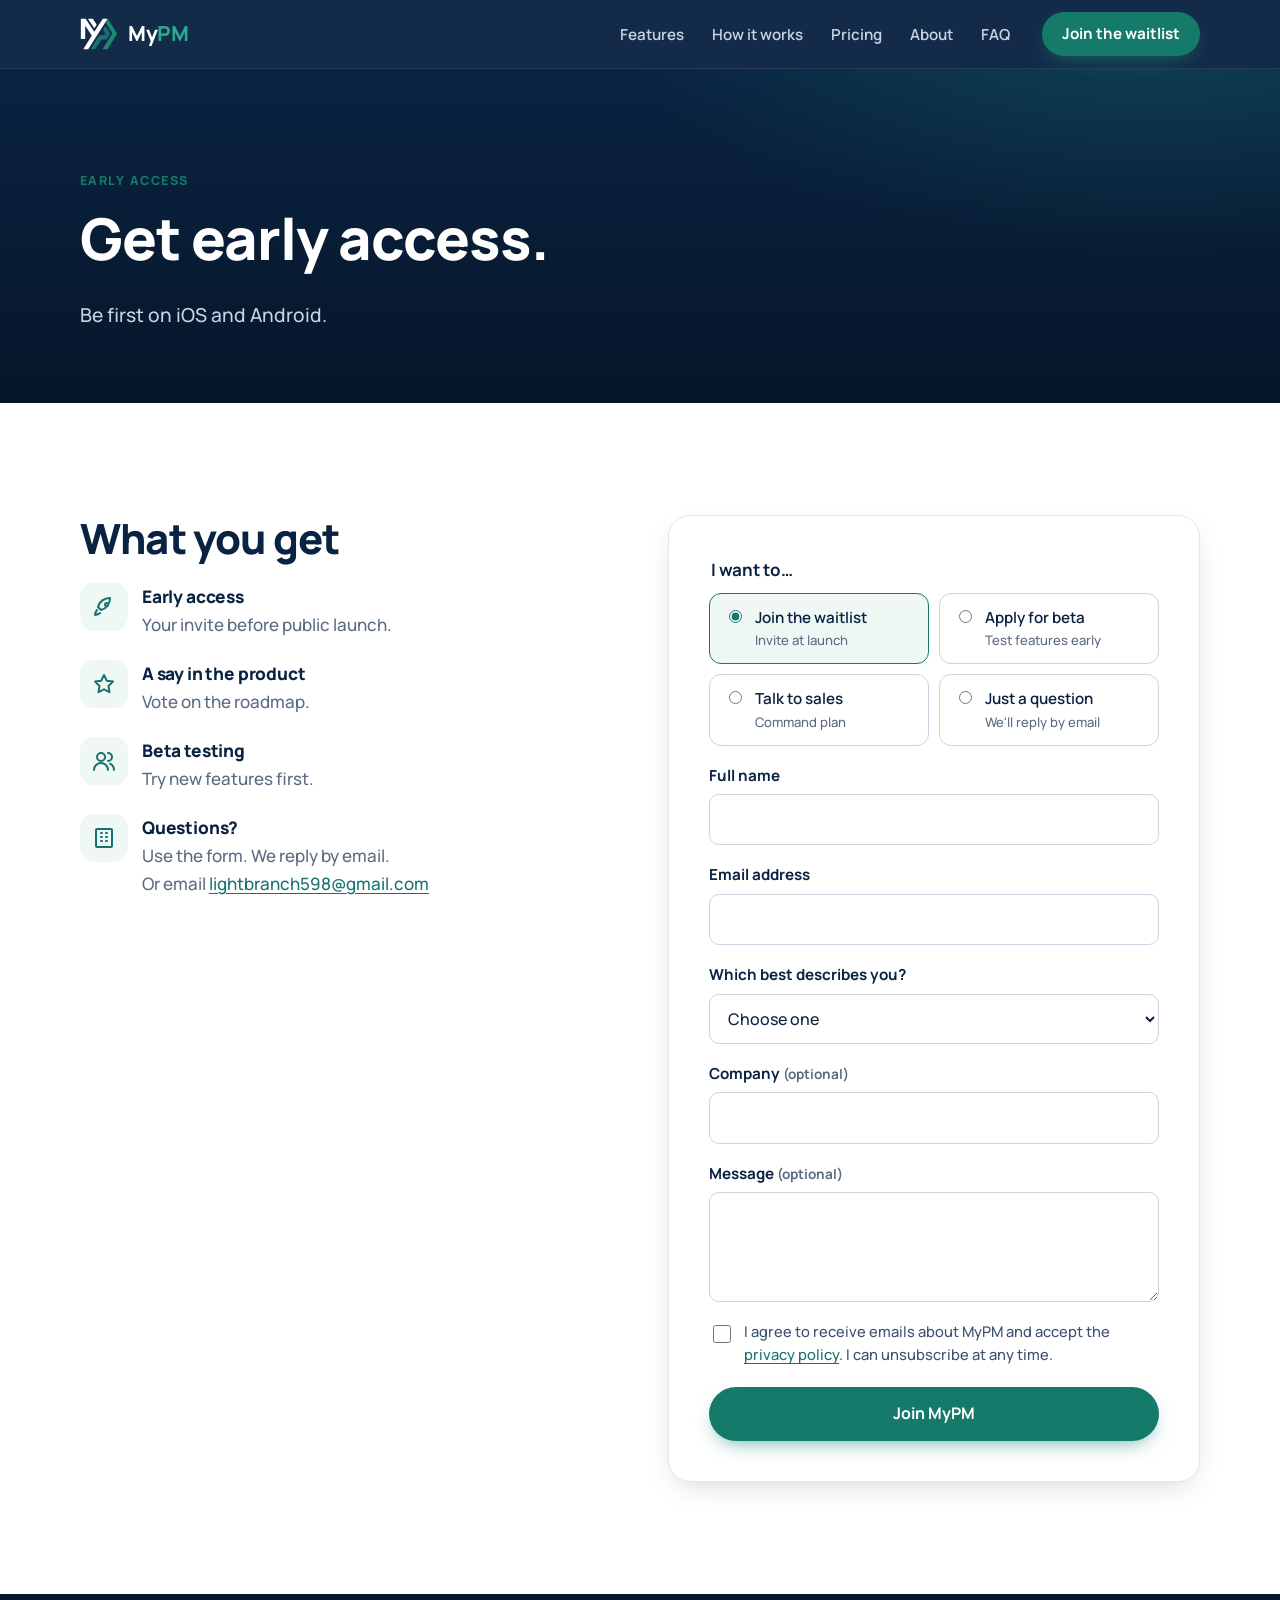
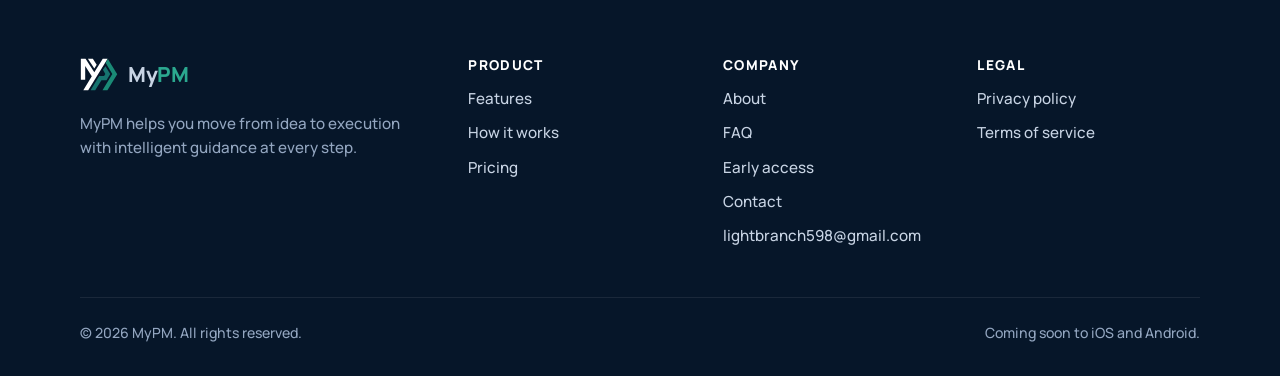
<file: early-access.html>
<!doctype html>
<html lang="en">
<head>
  <meta charset="utf-8">
  <meta name="viewport" content="width=device-width, initial-scale=1">
  <title>Get early access | MyPM</title>
  <meta name="description" content="Join the MyPM waitlist, apply for the beta or talk to our team about the Command plan.">
  <meta name="theme-color" content="#0A2342">
  <link rel="canonical" href="https://mypm.example/early-access.html">
  <meta property="og:type" content="website">
  <meta property="og:site_name" content="MyPM">
  <meta property="og:title" content="Get early access | MyPM">
  <meta property="og:description" content="Join the MyPM waitlist, apply for the beta or talk to our team about the Command plan.">
  <meta property="og:image" content="https://mypm.example/og/early-access.png">
  <meta name="twitter:card" content="summary_large_image">
  <link rel="icon" href="favicon.svg" type="image/svg+xml">
  <link rel="icon" href="favicon-32.png" sizes="32x32" type="image/png">
  <link rel="apple-touch-icon" href="apple-touch-icon.png">
  <link rel="preload" href="manrope-latin.woff2" as="font" type="font/woff2" crossorigin>
  <link rel="stylesheet" href="styles.css">
  <script type="application/ld+json">{"@context":"https://schema.org","@graph":[{"@type":"Organization","@id":"https://mypm.example/#org","name":"MyPM","url":"https://mypm.example/","logo":"https://mypm.example/icon-512.png"},{"@type":"WebSite","@id":"https://mypm.example/#site","url":"https://mypm.example/","name":"MyPM","publisher":{"@id":"https://mypm.example/#org"}}]}</script>
</head>
<body>
  <a class="skip-link" href="#main">Skip to content</a>
  <header class="site-header">
    <nav class="container nav" aria-label="Main">
      <a class="brand" href="index.html" aria-label="MyPM home">
        <img src="mark-light.svg" alt="" width="38" height="33">
        <span>My<b>PM</b></span>
      </a>
      <button class="nav-toggle" type="button" aria-expanded="false" aria-controls="nav-menu" aria-label="Open menu">
        <svg viewBox="0 0 24 24" fill="none" stroke="currentColor" stroke-width="2" stroke-linecap="round"><path d="M4 7h16M4 12h16M4 17h16"/></svg>
      </button>
      <div class="nav-menu" id="nav-menu">
        <ul class="nav-links">
          <li><a href="features.html">Features</a></li>
          <li><a href="how-it-works.html">How it works</a></li>
          <li><a href="pricing.html">Pricing</a></li>
          <li><a href="about.html">About</a></li>
          <li><a href="faq.html">FAQ</a></li>
        </ul>
        <div class="nav-cta">
          <!-- AUTH SLOT: when sign-in exists, add a "Log in" link here, e.g. <a class="btn btn-light" href="login.html">Log in</a> -->
          <a class="btn btn-primary" href="early-access.html">Join the waitlist</a>
        </div>
      </div>
    </nav>
  </header>

  <main id="main">
<section class="page-hero">
      <div class="container">
        <span class="eyebrow">Early access</span>
        <h1>Get early access.</h1>
        <p class="lead">Be first on iOS and Android.</p>
      </div>
    </section>

    <section class="section" id="join">
      <div class="container split" style="align-items:start">
        <div>
          <h2>What you get</h2>
          <div class="perk"><div class="icon"><svg viewBox="0 0 24 24" fill="none" stroke="currentColor" stroke-width="2" stroke-linecap="round" stroke-linejoin="round" aria-hidden="true"><path d="M5 15c-1.5 1.5-2 5-2 5s3.5-.5 5-2"/><path d="M9 15l-3-3a12 12 0 0 1 12-9 12 12 0 0 1-9 12z"/><circle cx="14.5" cy="9.5" r="1.5"/></svg></div><div><h3>Early access</h3><p class="muted">Your invite before public launch.</p></div></div>
          <div class="perk"><div class="icon"><svg viewBox="0 0 24 24" fill="none" stroke="currentColor" stroke-width="2" stroke-linecap="round" stroke-linejoin="round" aria-hidden="true"><path d="M12 3l2.8 5.7 6.2.9-4.5 4.4 1 6.2L12 17.3 6.5 20.2l1-6.2L3 9.6l6.2-.9z"/></svg></div><div><h3>A say in the product</h3><p class="muted">Vote on the roadmap.</p></div></div>
          <div class="perk"><div class="icon"><svg viewBox="0 0 24 24" fill="none" stroke="currentColor" stroke-width="2" stroke-linecap="round" stroke-linejoin="round" aria-hidden="true"><circle cx="9" cy="8" r="4"/><path d="M2 21a7 7 0 0 1 14 0"/><path d="M16 4a4 4 0 0 1 0 8M22 21a7 7 0 0 0-4-6.3"/></svg></div><div><h3>Beta testing</h3><p class="muted">Try new features first.</p></div></div>
          <div class="perk" id="contact"><div class="icon"><svg viewBox="0 0 24 24" fill="none" stroke="currentColor" stroke-width="2" stroke-linecap="round" stroke-linejoin="round" aria-hidden="true"><rect x="4" y="3" width="16" height="18" rx="1"/><path d="M9 7h1M14 7h1M9 11h1M14 11h1M9 15h1M14 15h1"/></svg></div><div><h3>Questions?</h3><p class="muted">Use the form. We reply by email.</p><p class="muted" data-email hidden>Or email <a href="#"></a></p></div></div>
        </div>

        <form class="form-card" id="signup-form" novalidate>
          <fieldset>
            <legend class="field" style="margin:0 0 4px"><b>I want to…</b></legend>
            <div class="radio-row">
              <label><input type="radio" name="intent" value="waitlist" checked><span>Join the waitlist<small>Invite at launch</small></span></label>
              <label><input type="radio" name="intent" value="beta"><span>Apply for beta<small>Test features early</small></span></label>
              <label><input type="radio" name="intent" value="command"><span>Talk to sales<small>Command plan</small></span></label>
              <label><input type="radio" name="intent" value="question"><span>Just a question<small>We'll reply by email</small></span></label>
            </div>
          </fieldset>
          <div class="field">
            <label for="name">Full name</label>
            <input id="name" name="name" type="text" autocomplete="name" required>
          </div>
          <div class="field">
            <label for="email">Email address</label>
            <input id="email" name="email" type="email" autocomplete="email" required>
          </div>
          <div class="field">
            <label for="role">Which best describes you?</label>
            <select id="role" name="role" required>
              <option value="">Choose one</option>
              <option>Project manager or team lead</option>
              <option>Team member or contributor</option>
              <option>PMO, operations or executive</option>
              <option>Founder or small business owner</option>
              <option>Student or individual</option>
              <option>Other</option>
            </select>
          </div>
          <div class="field">
            <label for="company">Company <span class="hint">(optional)</span></label>
            <input id="company" name="company" type="text" autocomplete="organization">
          </div>
          <div class="field">
            <label for="message">Message <span class="hint">(optional)</span></label>
            <textarea id="message" name="message" rows="3"></textarea>
          </div>
          <label class="hp" aria-hidden="true">Website <input type="text" name="website" tabindex="-1" autocomplete="off"></label>
          <label class="check"><input type="checkbox" name="consent" value="yes" required><span>I agree to receive emails about MyPM and accept the <a href="privacy.html">privacy policy</a>. I can unsubscribe at any time.</span></label>
          <button class="btn btn-primary btn-block" type="submit">Join MyPM</button>
          <div class="form-status" role="status" aria-live="polite" tabindex="-1"></div>
        </form>
      </div>
    </section>

  </main>

  <footer class="site-footer">
    <div class="container">
      <div class="footer-grid">
        <div class="footer-brand">
          <a class="brand" href="index.html" aria-label="MyPM home">
            <img src="mark-light.svg" alt="" width="38" height="33">
            <span>My<b>PM</b></span>
          </a>
          <p>MyPM helps you move from idea to execution with intelligent guidance at every step.</p>
        </div>
        <div>
          <h2 class="f-title">Product</h2>
          <ul>
            <li><a href="features.html">Features</a></li>
            <li><a href="how-it-works.html">How it works</a></li>
            <li><a href="pricing.html">Pricing</a></li>
          </ul>
        </div>
        <div>
          <h2 class="f-title">Company</h2>
          <ul>
            <li><a href="about.html">About</a></li>
            <li><a href="faq.html">FAQ</a></li>
            <li><a href="early-access.html">Early access</a></li>
            <li><a href="early-access.html#contact">Contact</a></li>
            <li data-email hidden><a href="#">Email us</a></li>
          </ul>
        </div>
        <div>
          <h2 class="f-title">Legal</h2>
          <ul>
            <li><a href="privacy.html">Privacy policy</a></li>
            <li><a href="terms.html">Terms of service</a></li>
          </ul>
        </div>
      </div>
      <div class="footer-bottom">
        <span>© 2026 MyPM. All rights reserved.</span>
        <span>Coming soon to iOS and Android.</span>
      </div>
    </div>
  </footer>
  <script src="config.js"></script>
  <script src="main.js" defer></script>
</body>
</html>
</file>
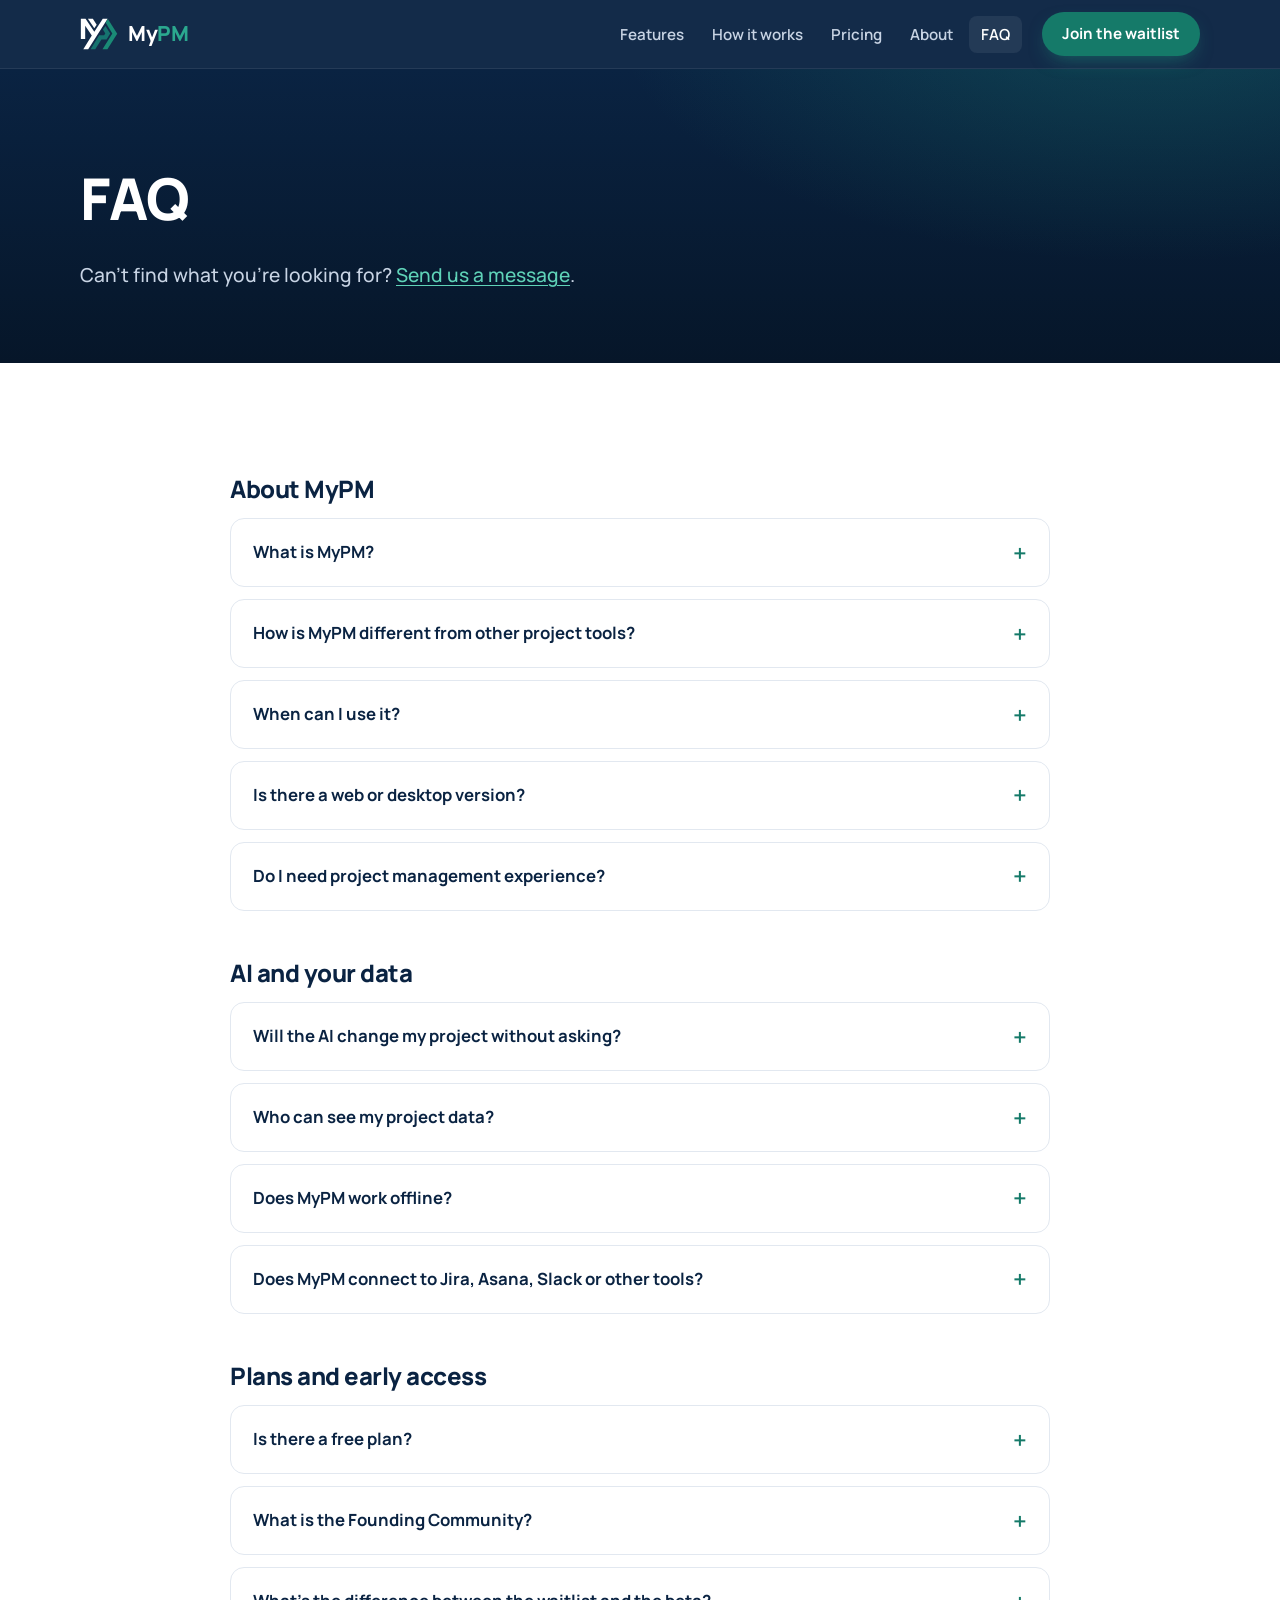
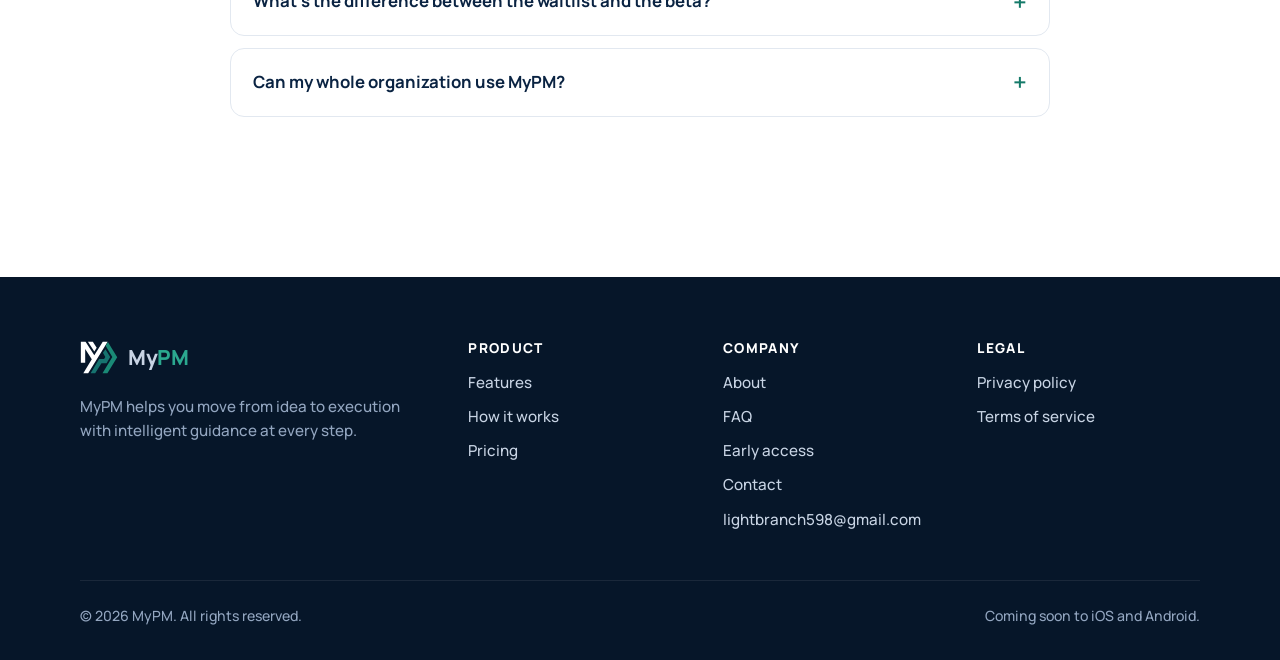
<file: faq.html>
<!doctype html>
<html lang="en">
<head>
  <meta charset="utf-8">
  <meta name="viewport" content="width=device-width, initial-scale=1">
  <title>FAQ | MyPM</title>
  <meta name="description" content="Answers to common questions about MyPM, the AI project intelligence app: availability, how the AI works, data privacy, plans and the Founding Community.">
  <meta name="theme-color" content="#0A2342">
  <link rel="canonical" href="https://mypm.example/faq.html">
  <meta property="og:type" content="website">
  <meta property="og:site_name" content="MyPM">
  <meta property="og:title" content="FAQ | MyPM">
  <meta property="og:description" content="Answers to common questions about MyPM, the AI project intelligence app: availability, how the AI works, data privacy, plans and the Founding Community.">
  <meta property="og:image" content="https://mypm.example/og/faq.png">
  <meta name="twitter:card" content="summary_large_image">
  <link rel="icon" href="favicon.svg" type="image/svg+xml">
  <link rel="icon" href="favicon-32.png" sizes="32x32" type="image/png">
  <link rel="apple-touch-icon" href="apple-touch-icon.png">
  <link rel="preload" href="manrope-latin.woff2" as="font" type="font/woff2" crossorigin>
  <link rel="stylesheet" href="styles.css">
  <script type="application/ld+json">{"@context":"https://schema.org","@graph":[{"@type":"Organization","@id":"https://mypm.example/#org","name":"MyPM","url":"https://mypm.example/","logo":"https://mypm.example/icon-512.png"},{"@type":"WebSite","@id":"https://mypm.example/#site","url":"https://mypm.example/","name":"MyPM","publisher":{"@id":"https://mypm.example/#org"}},{"@type":"FAQPage","mainEntity":[{"@type":"Question","name":"What is MyPM?","acceptedAnswer":{"@type":"Answer","text":"MyPM (My Project Manager) is a mobile app for managing projects with built-in AI intelligence. Besides tracking projects, tasks and milestones, it watches your projects, flags risks and delays early and recommends what to do next."}},{"@type":"Question","name":"How is MyPM different from other project tools?","acceptedAnswer":{"@type":"Answer","text":"Most tools wait for you to look things up or ask their chatbot a question. MyPM is proactive: its Project Advisor brings important issues to you, with the evidence and a suggested fix, before they become serious."}},{"@type":"Question","name":"When can I use it?","acceptedAnswer":{"@type":"Answer","text":"MyPM is coming soon to iOS and Android. Join the waitlist and we'll email you as soon as early access opens."}},{"@type":"Question","name":"Is there a web or desktop version?","acceptedAnswer":{"@type":"Answer","text":"MyPM is built mobile first, and the app is where all the project work happens. This website is for learning about MyPM and joining the waitlist."}},{"@type":"Question","name":"Do I need project management experience?","acceptedAnswer":{"@type":"Answer","text":"No. MyPM asks you simple questions and builds the structure with you. Beginners get simpler language and fewer settings."}},{"@type":"Question","name":"Will the AI change my project without asking?","acceptedAnswer":{"@type":"Answer","text":"No. MyPM recommends actions, but any change to a deadline, assignment or other critical field only happens after you confirm it."}},{"@type":"Question","name":"Who can see my project data?","acceptedAnswer":{"@type":"Answer","text":"Only the people you invite to a project or workspace. The AI follows the same access rules, so it never shows anyone information they aren't allowed to see."}},{"@type":"Question","name":"Does MyPM work offline?","acceptedAnswer":{"@type":"Answer","text":"Yes, partly. Projects and tasks you've opened recently stay viewable offline, and your changes sync when you're back online."}},{"@type":"Question","name":"Does MyPM connect to Jira, Asana, Slack or other tools?","acceptedAnswer":{"@type":"Answer","text":"Not at launch. Integrations are on our roadmap, and Founding Community feedback will help decide which ones come first."}},{"@type":"Question","name":"Is there a free plan?","acceptedAnswer":{"@type":"Answer","text":"Yes. The Free plan includes projects, tasks, milestones and a limited version of MyPM's intelligence. See pricing for details."}},{"@type":"Question","name":"What is the Founding Community?","acceptedAnswer":{"@type":"Answer","text":"Our group of early users. Members get early access, can apply for the beta and have a direct say in what we build next."}},{"@type":"Question","name":"What's the difference between the waitlist and the beta?","acceptedAnswer":{"@type":"Answer","text":"The waitlist gets you an invite when early access opens. The beta is a smaller group that tests features before everyone else and shares feedback with our team. You can choose either one on the sign-up form."}},{"@type":"Question","name":"Can my whole organization use MyPM?","acceptedAnswer":{"@type":"Answer","text":"Yes. The Team plan is for shared workspaces, and the Command plan is for organizations that need governance across many teams. Talk to us about Command ."}}]}]}</script>
</head>
<body>
  <a class="skip-link" href="#main">Skip to content</a>
  <header class="site-header">
    <nav class="container nav" aria-label="Main">
      <a class="brand" href="index.html" aria-label="MyPM home">
        <img src="mark-light.svg" alt="" width="38" height="33">
        <span>My<b>PM</b></span>
      </a>
      <button class="nav-toggle" type="button" aria-expanded="false" aria-controls="nav-menu" aria-label="Open menu">
        <svg viewBox="0 0 24 24" fill="none" stroke="currentColor" stroke-width="2" stroke-linecap="round"><path d="M4 7h16M4 12h16M4 17h16"/></svg>
      </button>
      <div class="nav-menu" id="nav-menu">
        <ul class="nav-links">
          <li><a href="features.html">Features</a></li>
          <li><a href="how-it-works.html">How it works</a></li>
          <li><a href="pricing.html">Pricing</a></li>
          <li><a href="about.html">About</a></li>
          <li><a href="faq.html" aria-current="page">FAQ</a></li>
        </ul>
        <div class="nav-cta">
          <!-- AUTH SLOT: when sign-in exists, add a "Log in" link here, e.g. <a class="btn btn-light" href="login.html">Log in</a> -->
          <a class="btn btn-primary" href="early-access.html">Join the waitlist</a>
        </div>
      </div>
    </nav>
  </header>

  <main id="main">
<section class="page-hero">
      <div class="container">
                <h1>FAQ</h1>
        <p class="lead">Can't find what you're looking for? <a href="early-access.html#contact" style="color:#5FD3B8">Send us a message</a>.</p>
      </div>
    </section>

    <section class="section">
      <div class="container">
        <div class="faq-group">
          <h2>About MyPM</h2>
          <div class="faq">
            <details><summary>What is MyPM?</summary><div><p>MyPM (My Project Manager) is a mobile app for managing projects with built-in AI intelligence. Besides tracking projects, tasks and milestones, it watches your projects, flags risks and delays early and recommends what to do next.</p></div></details>
            <details><summary>How is MyPM different from other project tools?</summary><div><p>Most tools wait for you to look things up or ask their chatbot a question. MyPM is proactive: its Project Advisor brings important issues to you, with the evidence and a suggested fix, before they become serious.</p></div></details>
            <details><summary>When can I use it?</summary><div><p>MyPM is coming soon to iOS and Android. <a href="early-access.html">Join the waitlist</a> and we'll email you as soon as early access opens.</p></div></details>
            <details><summary>Is there a web or desktop version?</summary><div><p>MyPM is built mobile first, and the app is where all the project work happens. This website is for learning about MyPM and joining the waitlist.</p></div></details>
            <details><summary>Do I need project management experience?</summary><div><p>No. MyPM asks you simple questions and builds the structure with you. Beginners get simpler language and fewer settings.</p></div></details>
          </div>
        </div>

        <div class="faq-group">
          <h2>AI and your data</h2>
          <div class="faq">
            <details><summary>Will the AI change my project without asking?</summary><div><p>No. MyPM recommends actions, but any change to a deadline, assignment or other critical field only happens after you confirm it.</p></div></details>
            <details><summary>Who can see my project data?</summary><div><p>Only the people you invite to a project or workspace. The AI follows the same access rules, so it never shows anyone information they aren't allowed to see.</p></div></details>
            <details><summary>Does MyPM work offline?</summary><div><p>Yes, partly. Projects and tasks you've opened recently stay viewable offline, and your changes sync when you're back online.</p></div></details>
            <details><summary>Does MyPM connect to Jira, Asana, Slack or other tools?</summary><div><p>Not at launch. Integrations are on our roadmap, and Founding Community feedback will help decide which ones come first.</p></div></details>
          </div>
        </div>

        <div class="faq-group">
          <h2>Plans and early access</h2>
          <div class="faq">
            <details><summary>Is there a free plan?</summary><div><p>Yes. The Free plan includes projects, tasks, milestones and a limited version of MyPM's intelligence. See <a href="pricing.html">pricing</a> for details.</p></div></details>
            <details><summary>What is the Founding Community?</summary><div><p>Our group of early users. Members get early access, can apply for the beta and have a direct say in what we build next.</p></div></details>
            <details><summary>What's the difference between the waitlist and the beta?</summary><div><p>The waitlist gets you an invite when early access opens. The beta is a smaller group that tests features before everyone else and shares feedback with our team. You can choose either one on the sign-up form.</p></div></details>
            <details><summary>Can my whole organization use MyPM?</summary><div><p>Yes. The Team plan is for shared workspaces, and the Command plan is for organizations that need governance across many teams. <a href="early-access.html?intent=command#join">Talk to us about Command</a>.</p></div></details>
          </div>
        </div>
      </div>
    </section>

  </main>

  <footer class="site-footer">
    <div class="container">
      <div class="footer-grid">
        <div class="footer-brand">
          <a class="brand" href="index.html" aria-label="MyPM home">
            <img src="mark-light.svg" alt="" width="38" height="33">
            <span>My<b>PM</b></span>
          </a>
          <p>MyPM helps you move from idea to execution with intelligent guidance at every step.</p>
        </div>
        <div>
          <h2 class="f-title">Product</h2>
          <ul>
            <li><a href="features.html">Features</a></li>
            <li><a href="how-it-works.html">How it works</a></li>
            <li><a href="pricing.html">Pricing</a></li>
          </ul>
        </div>
        <div>
          <h2 class="f-title">Company</h2>
          <ul>
            <li><a href="about.html">About</a></li>
            <li><a href="faq.html">FAQ</a></li>
            <li><a href="early-access.html">Early access</a></li>
            <li><a href="early-access.html#contact">Contact</a></li>
            <li data-email hidden><a href="#">Email us</a></li>
          </ul>
        </div>
        <div>
          <h2 class="f-title">Legal</h2>
          <ul>
            <li><a href="privacy.html">Privacy policy</a></li>
            <li><a href="terms.html">Terms of service</a></li>
          </ul>
        </div>
      </div>
      <div class="footer-bottom">
        <span>© 2026 MyPM. All rights reserved.</span>
        <span>Coming soon to iOS and Android.</span>
      </div>
    </div>
  </footer>
  <script src="config.js"></script>
  <script src="main.js" defer></script>
</body>
</html>
</file>
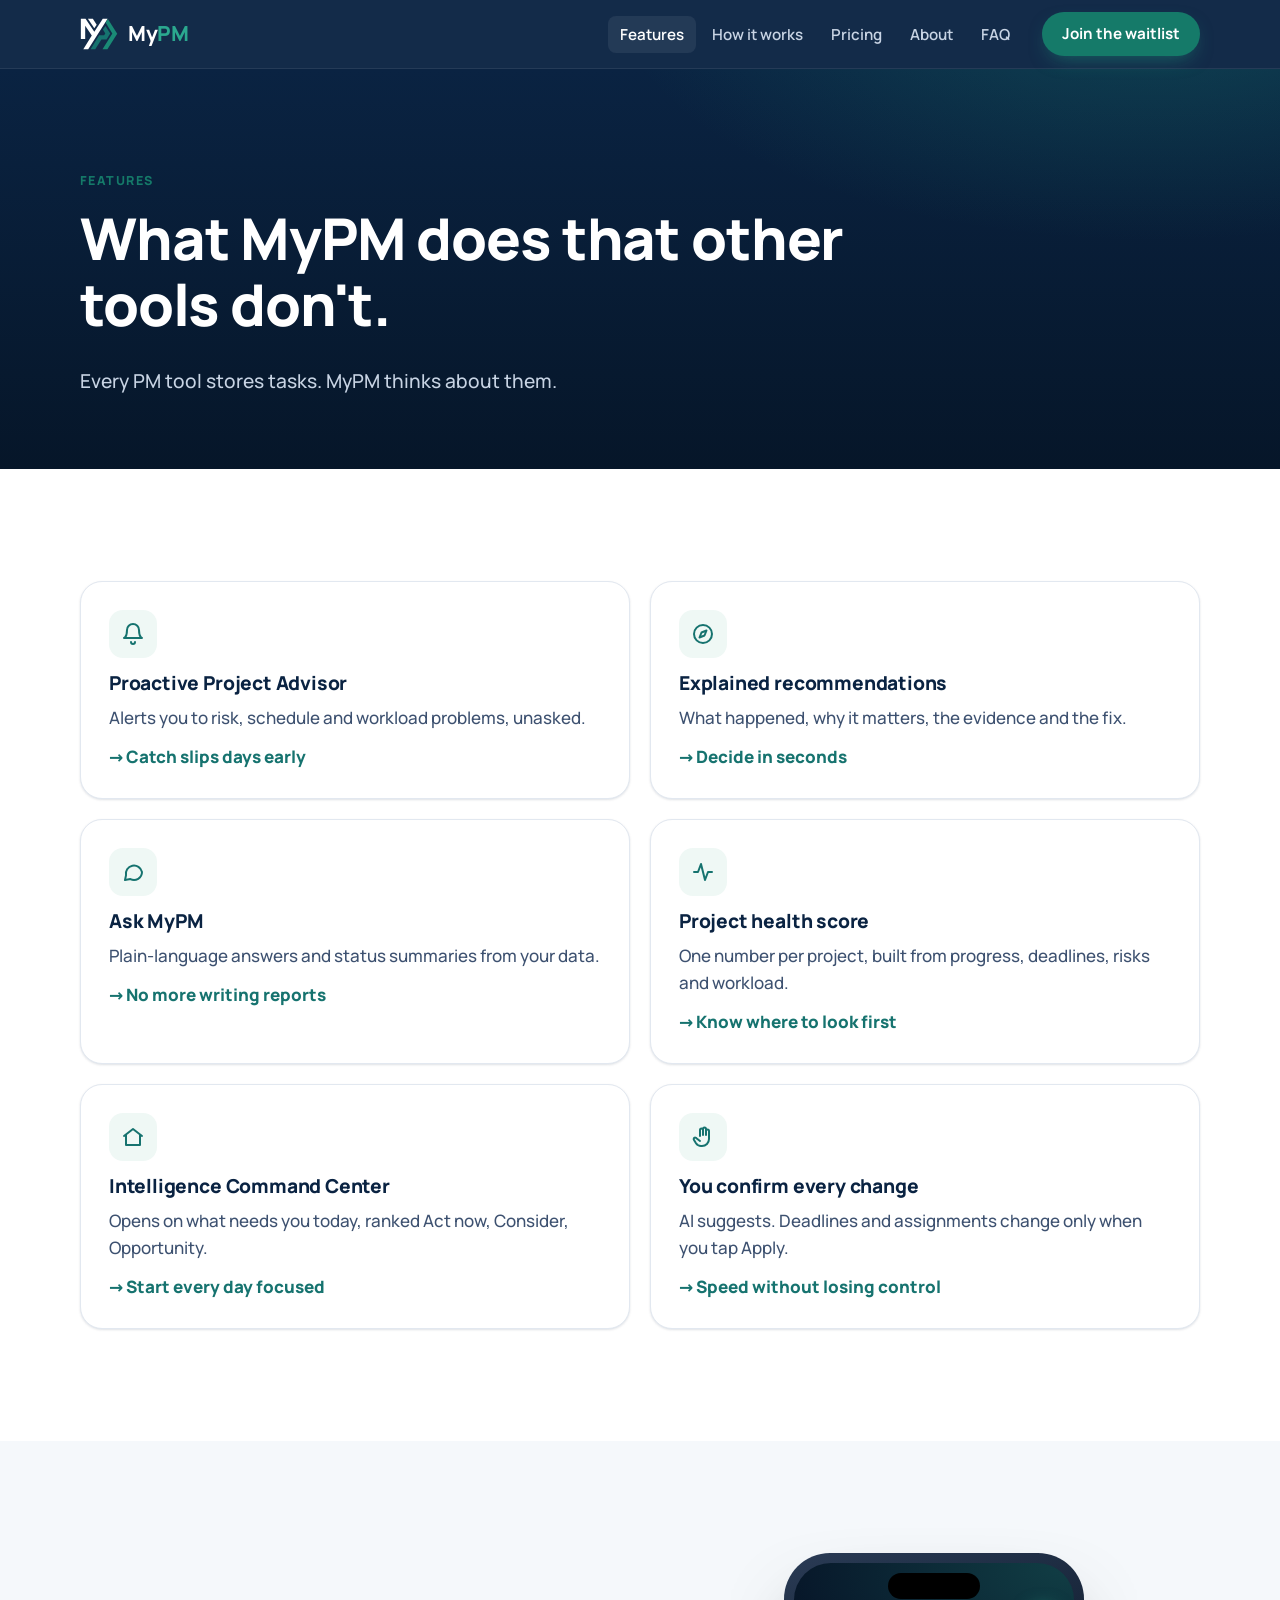
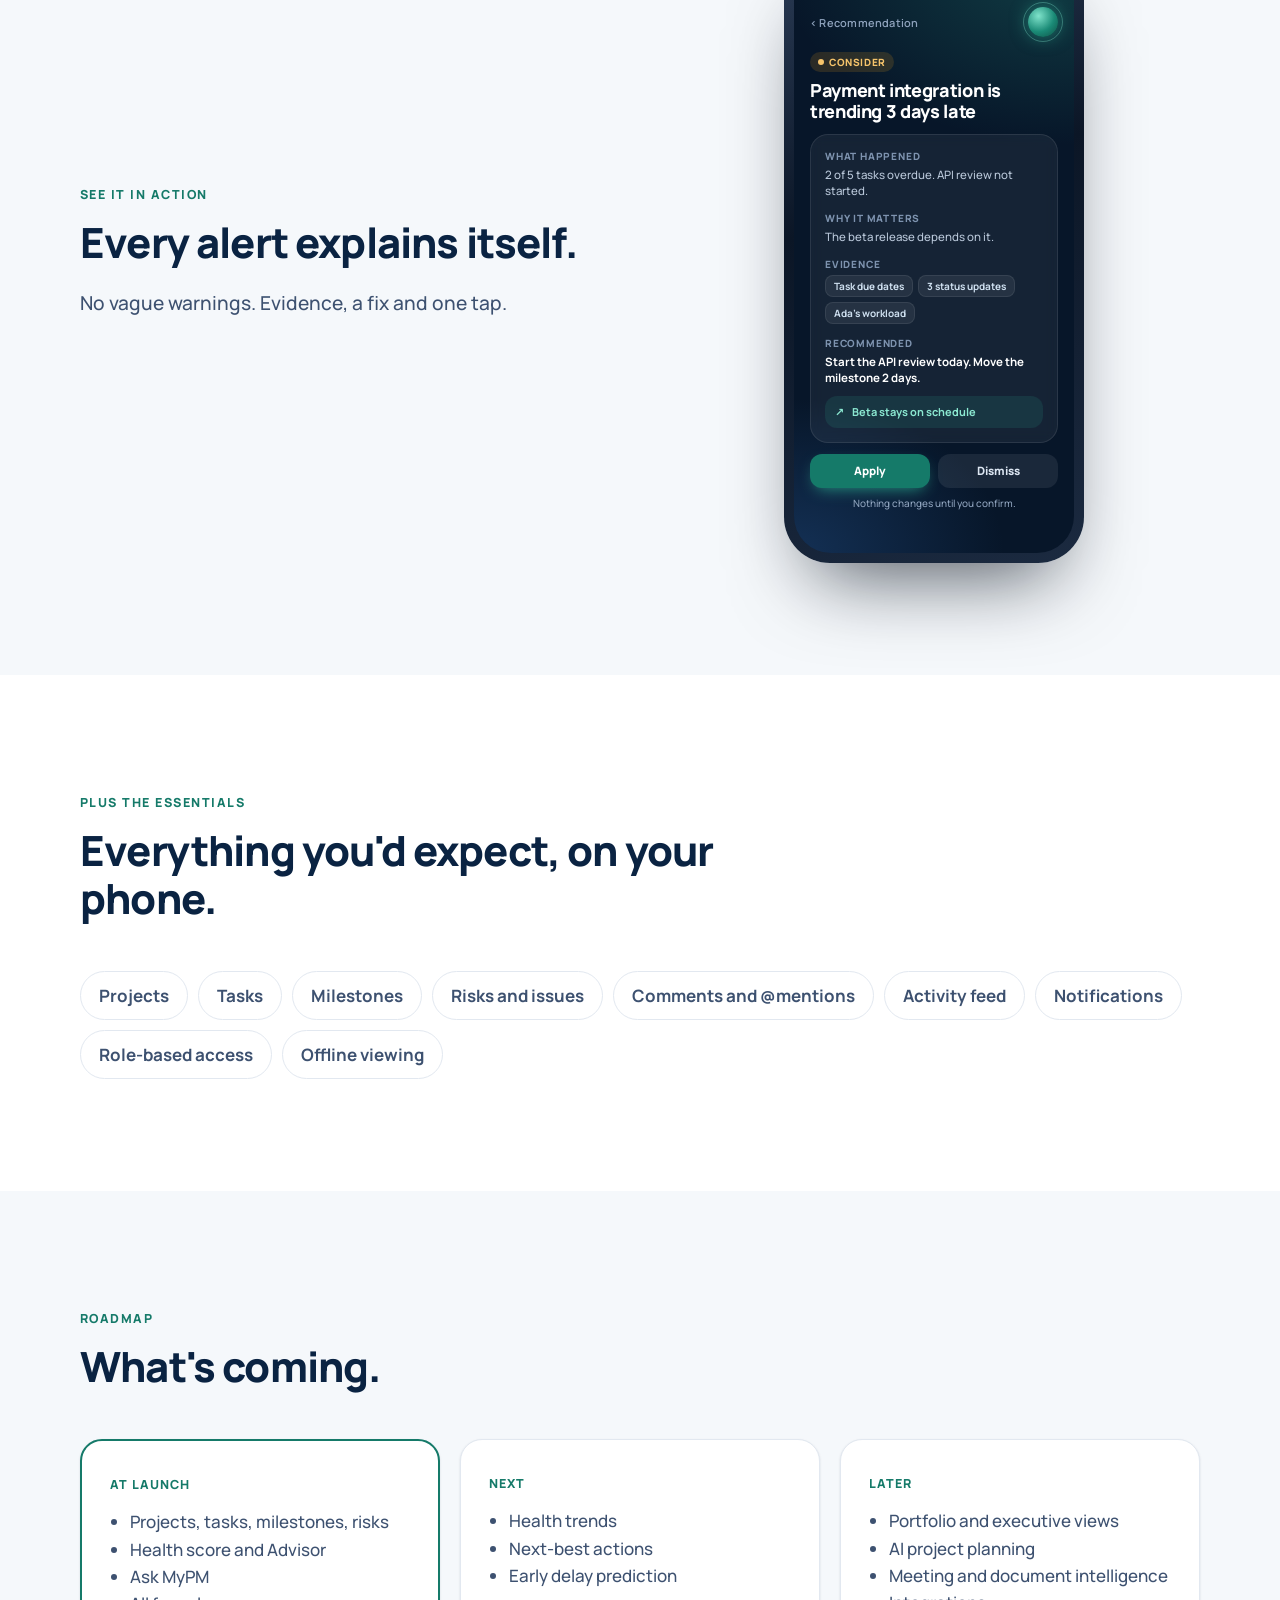
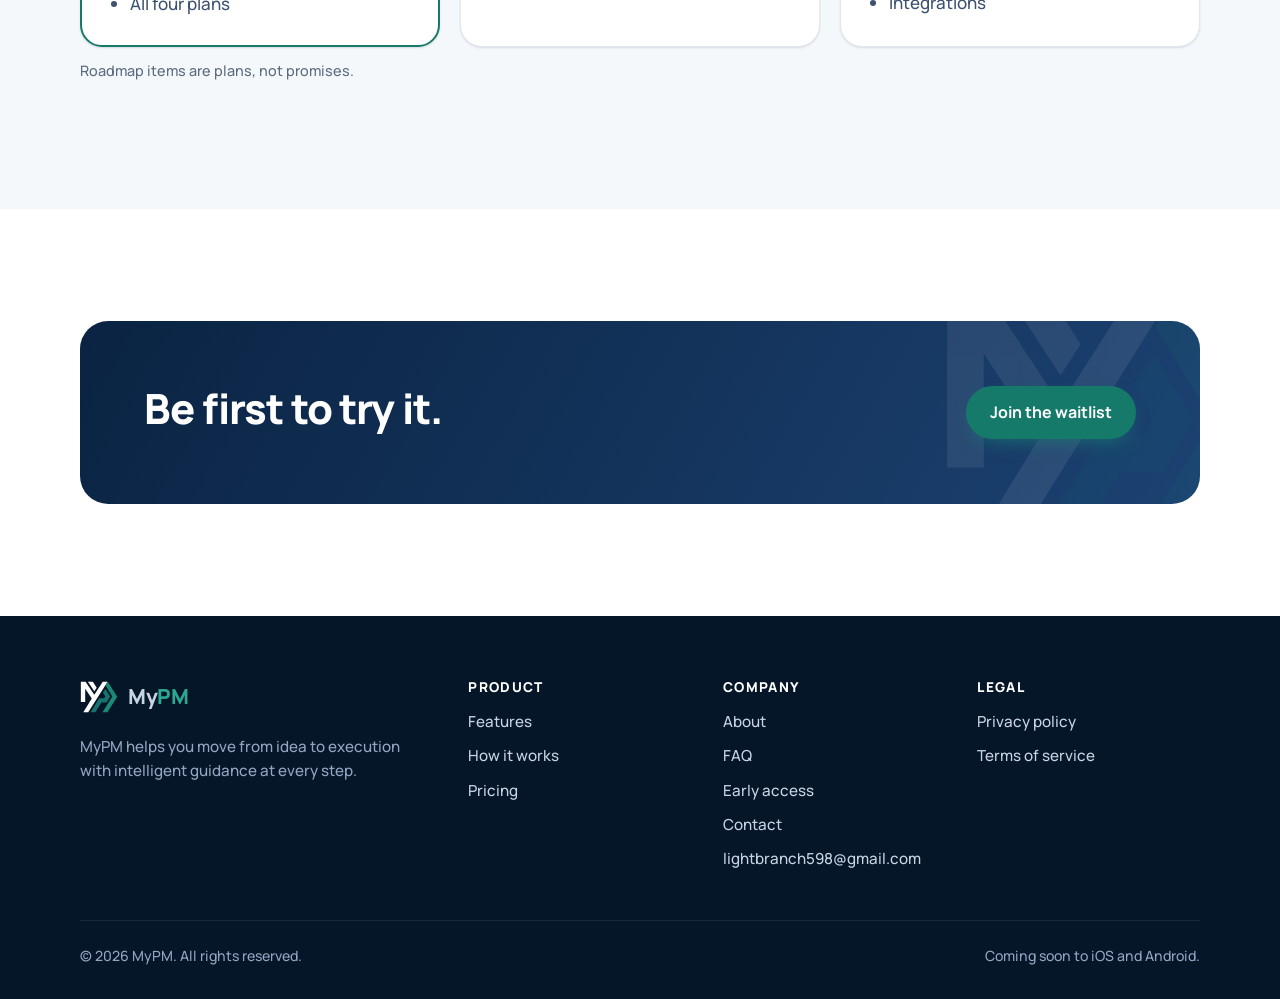
<file: features.html>
<!doctype html>
<html lang="en">
<head>
  <meta charset="utf-8">
  <meta name="viewport" content="width=device-width, initial-scale=1">
  <title>Features | MyPM</title>
  <meta name="description" content="Proactive Project Advisor, project health scoring, Ask MyPM, and full project, task, milestone and risk management, built for your phone.">
  <meta name="theme-color" content="#0A2342">
  <link rel="canonical" href="https://mypm.example/features.html">
  <meta property="og:type" content="website">
  <meta property="og:site_name" content="MyPM">
  <meta property="og:title" content="Features | MyPM">
  <meta property="og:description" content="Proactive Project Advisor, project health scoring, Ask MyPM, and full project, task, milestone and risk management, built for your phone.">
  <meta property="og:image" content="https://mypm.example/og/features.png">
  <meta name="twitter:card" content="summary_large_image">
  <link rel="icon" href="favicon.svg" type="image/svg+xml">
  <link rel="icon" href="favicon-32.png" sizes="32x32" type="image/png">
  <link rel="apple-touch-icon" href="apple-touch-icon.png">
  <link rel="preload" href="manrope-latin.woff2" as="font" type="font/woff2" crossorigin>
  <link rel="stylesheet" href="styles.css">
  <script type="application/ld+json">{"@context":"https://schema.org","@graph":[{"@type":"Organization","@id":"https://mypm.example/#org","name":"MyPM","url":"https://mypm.example/","logo":"https://mypm.example/icon-512.png"},{"@type":"WebSite","@id":"https://mypm.example/#site","url":"https://mypm.example/","name":"MyPM","publisher":{"@id":"https://mypm.example/#org"}}]}</script>
</head>
<body>
  <a class="skip-link" href="#main">Skip to content</a>
  <header class="site-header">
    <nav class="container nav" aria-label="Main">
      <a class="brand" href="index.html" aria-label="MyPM home">
        <img src="mark-light.svg" alt="" width="38" height="33">
        <span>My<b>PM</b></span>
      </a>
      <button class="nav-toggle" type="button" aria-expanded="false" aria-controls="nav-menu" aria-label="Open menu">
        <svg viewBox="0 0 24 24" fill="none" stroke="currentColor" stroke-width="2" stroke-linecap="round"><path d="M4 7h16M4 12h16M4 17h16"/></svg>
      </button>
      <div class="nav-menu" id="nav-menu">
        <ul class="nav-links">
          <li><a href="features.html" aria-current="page">Features</a></li>
          <li><a href="how-it-works.html">How it works</a></li>
          <li><a href="pricing.html">Pricing</a></li>
          <li><a href="about.html">About</a></li>
          <li><a href="faq.html">FAQ</a></li>
        </ul>
        <div class="nav-cta">
          <!-- AUTH SLOT: when sign-in exists, add a "Log in" link here, e.g. <a class="btn btn-light" href="login.html">Log in</a> -->
          <a class="btn btn-primary" href="early-access.html">Join the waitlist</a>
        </div>
      </div>
    </nav>
  </header>

  <main id="main">
<section class="page-hero">
      <div class="container">
        <span class="eyebrow">Features</span>
        <h1>What MyPM does that other tools don't.</h1>
        <p class="lead">Every PM tool stores tasks. MyPM thinks about them.</p>
      </div>
    </section>

    <section class="section">
      <div class="container">
        <h2 class="sr-only">What makes MyPM different</h2>
        <div class="grid grid-2">
          <div class="card"><div class="icon"><svg viewBox="0 0 24 24" fill="none" stroke="currentColor" stroke-width="2" stroke-linecap="round" stroke-linejoin="round" aria-hidden="true"><path d="M6 8a6 6 0 1 1 12 0c0 7 3 8 3 8H3s3-1 3-8"/><path d="M10 20a2 2 0 0 0 4 0"/></svg></div><h3>Proactive Project Advisor</h3><p>Alerts you to risk, schedule and workload problems, unasked.</p><p class="benefit-line">→ Catch slips days early</p></div>
          <div class="card"><div class="icon"><svg viewBox="0 0 24 24" fill="none" stroke="currentColor" stroke-width="2" stroke-linecap="round" stroke-linejoin="round" aria-hidden="true"><circle cx="12" cy="12" r="9"/><path d="M15.5 8.5l-2 5-5 2 2-5z"/></svg></div><h3>Explained recommendations</h3><p>What happened, why it matters, the evidence and the fix.</p><p class="benefit-line">→ Decide in seconds</p></div>
          <div class="card"><div class="icon"><svg viewBox="0 0 24 24" fill="none" stroke="currentColor" stroke-width="2" stroke-linecap="round" stroke-linejoin="round" aria-hidden="true"><path d="M21 12a8 8 0 0 1-11.6 7.1L4 20l1-4.6A8 8 0 1 1 21 12z"/></svg></div><h3>Ask MyPM</h3><p>Plain-language answers and status summaries from your data.</p><p class="benefit-line">→ No more writing reports</p></div>
          <div class="card"><div class="icon"><svg viewBox="0 0 24 24" fill="none" stroke="currentColor" stroke-width="2" stroke-linecap="round" stroke-linejoin="round" aria-hidden="true"><path d="M3 12h4l3-8 4 16 3-8h4"/></svg></div><h3>Project health score</h3><p>One number per project, built from progress, deadlines, risks and workload.</p><p class="benefit-line">→ Know where to look first</p></div>
          <div class="card"><div class="icon"><svg viewBox="0 0 24 24" fill="none" stroke="currentColor" stroke-width="2" stroke-linecap="round" stroke-linejoin="round" aria-hidden="true"><path d="M3 11l9-7 9 7"/><path d="M5 10v10h14V10"/></svg></div><h3>Intelligence Command Center</h3><p>Opens on what needs you today, ranked Act now, Consider, Opportunity.</p><p class="benefit-line">→ Start every day focused</p></div>
          <div class="card"><div class="icon"><svg viewBox="0 0 24 24" fill="none" stroke="currentColor" stroke-width="2" stroke-linecap="round" stroke-linejoin="round" aria-hidden="true"><path d="M9 11V5a1.5 1.5 0 0 1 3 0v5M12 10V4a1.5 1.5 0 0 1 3 0v6M15 10V6a1.5 1.5 0 0 1 3 0v8a7 7 0 0 1-7 7h-1a6 6 0 0 1-5-2.7L3 15a1.5 1.5 0 0 1 2.4-1.8L9 16"/></svg></div><h3>You confirm every change</h3><p>AI suggests. Deadlines and assignments change only when you tap Apply.</p><p class="benefit-line">→ Speed without losing control</p></div>
        </div>
      </div>
    </section>

    <section class="section section-soft">
      <div class="container split">
        <div>
          <span class="eyebrow">See it in action</span>
          <h2>Every alert explains itself.</h2>
          <p class="lead">No vague warnings. Evidence, a fix and one tap.</p>
        </div>
        <div><div class="dev" aria-hidden="true">
  <div class="dev-frame"><div class="scr">
    <div class="s-head"><span class="s-meta">‹ Recommendation</span><span class="orb"></span></div>
    <span class="pill amber">Consider</span>
    <p class="s-title" style="font-size:18px;margin-top:8px">Payment integration is trending 3 days late</p>
    <div class="glass" style="margin-top:12px">
      <div class="lbl">What happened</div><div class="why" style="margin:0">2 of 5 tasks overdue. API review not started.</div>
      <div class="lbl">Why it matters</div><div class="why" style="margin:0">The beta release depends on it.</div>
      <div class="lbl">Evidence</div><div class="ev" style="margin:0"><span>Task due dates</span><span>3 status updates</span><span>Ada's workload</span></div>
      <div class="lbl">Recommended</div><div class="why" style="margin:0;color:#fff;font-weight:700">Start the API review today. Move the milestone 2 days.</div>
      <div class="impact">Beta stays on schedule</div>
    </div>
    <div class="acts"><span class="go">Apply</span><span>Dismiss</span></div>
    <div class="confirm">Nothing changes until you confirm.</div>
  </div></div>
</div>
</div>
      </div>
    </section>

    <section class="section">
      <div class="container">
        <div class="section-head">
          <span class="eyebrow">Plus the essentials</span>
          <h2>Everything you'd expect, on your phone.</h2>
        </div>
        <div class="chips"><span>Projects</span><span>Tasks</span><span>Milestones</span><span>Risks and issues</span><span>Comments and @mentions</span><span>Activity feed</span><span>Notifications</span><span>Role-based access</span><span>Offline viewing</span></div>
      </div>
    </section>

    <section class="section section-soft">
      <div class="container">
        <div class="section-head">
          <span class="eyebrow">Roadmap</span>
          <h2>What's coming.</h2>
        </div>
        <div class="roadmap">
          <div class="card now-card">
            <span class="phase">At launch</span>
            <ul>
              <li>Projects, tasks, milestones, risks</li>
              <li>Health score and Advisor</li>
              <li>Ask MyPM</li>
              <li>All four plans</li>
            </ul>
          </div>
          <div class="card">
            <span class="phase">Next</span>
            <ul>
              <li>Health trends</li>
              <li>Next-best actions</li>
              <li>Early delay prediction</li>
            </ul>
          </div>
          <div class="card">
            <span class="phase">Later</span>
            <ul>
              <li>Portfolio and executive views</li>
              <li>AI project planning</li>
              <li>Meeting and document intelligence</li>
              <li>Integrations</li>
            </ul>
          </div>
        </div>
        <p class="table-note">Roadmap items are plans, not promises.</p>
      </div>
    </section>

    <section class="section">
      <div class="container">
        <div class="cta-band">
          <div><h2>Be first to try it.</h2></div>
          <div class="btn-row"><a class="btn btn-primary" href="early-access.html">Join the waitlist</a></div>
        </div>
      </div>
    </section>

  </main>

  <footer class="site-footer">
    <div class="container">
      <div class="footer-grid">
        <div class="footer-brand">
          <a class="brand" href="index.html" aria-label="MyPM home">
            <img src="mark-light.svg" alt="" width="38" height="33">
            <span>My<b>PM</b></span>
          </a>
          <p>MyPM helps you move from idea to execution with intelligent guidance at every step.</p>
        </div>
        <div>
          <h2 class="f-title">Product</h2>
          <ul>
            <li><a href="features.html">Features</a></li>
            <li><a href="how-it-works.html">How it works</a></li>
            <li><a href="pricing.html">Pricing</a></li>
          </ul>
        </div>
        <div>
          <h2 class="f-title">Company</h2>
          <ul>
            <li><a href="about.html">About</a></li>
            <li><a href="faq.html">FAQ</a></li>
            <li><a href="early-access.html">Early access</a></li>
            <li><a href="early-access.html#contact">Contact</a></li>
            <li data-email hidden><a href="#">Email us</a></li>
          </ul>
        </div>
        <div>
          <h2 class="f-title">Legal</h2>
          <ul>
            <li><a href="privacy.html">Privacy policy</a></li>
            <li><a href="terms.html">Terms of service</a></li>
          </ul>
        </div>
      </div>
      <div class="footer-bottom">
        <span>© 2026 MyPM. All rights reserved.</span>
        <span>Coming soon to iOS and Android.</span>
      </div>
    </div>
  </footer>
  <script src="config.js"></script>
  <script src="main.js" defer></script>
</body>
</html>
</file>
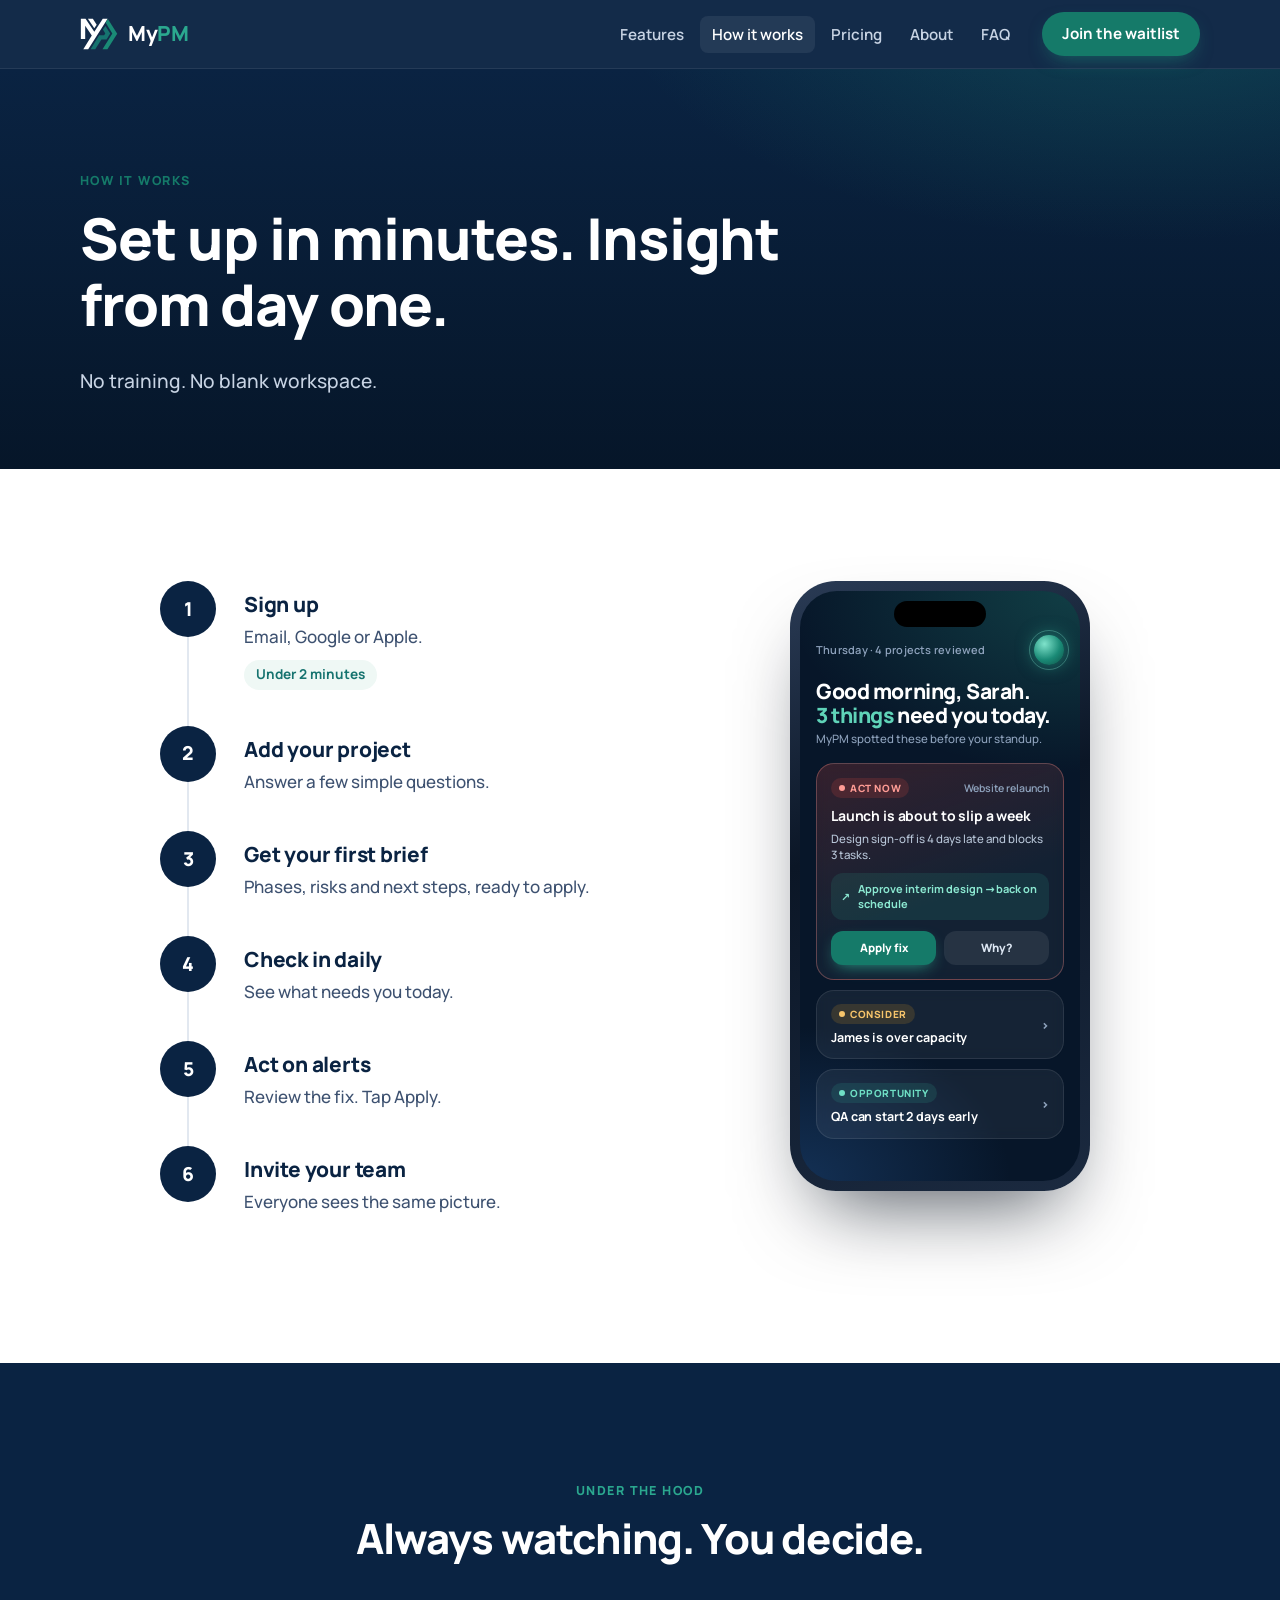
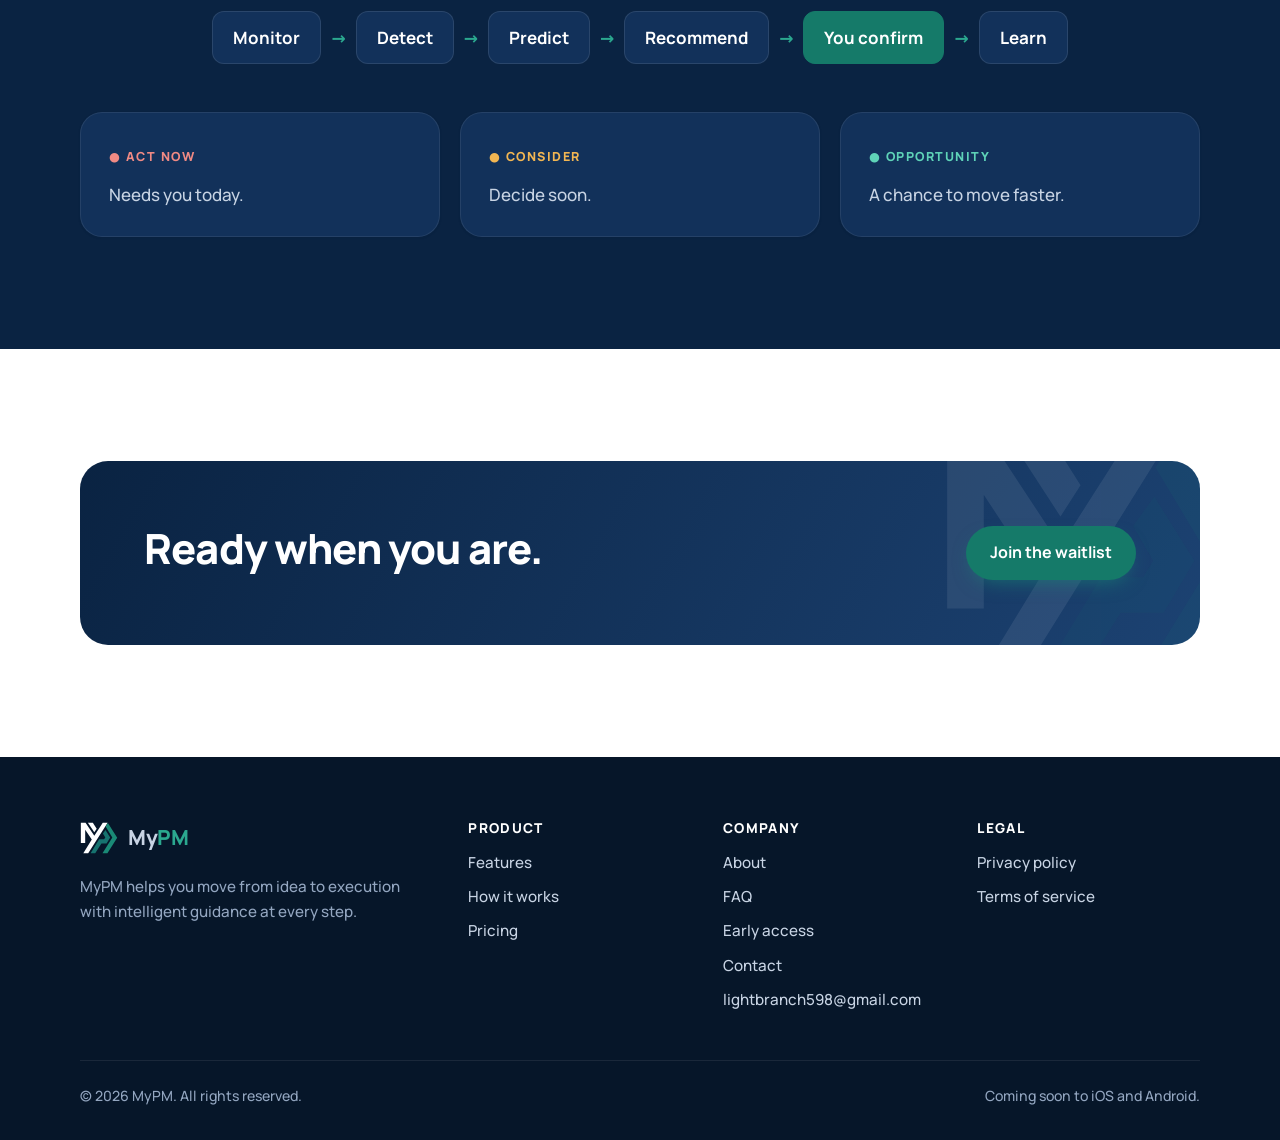
<file: how-it-works.html>
<!doctype html>
<html lang="en">
<head>
  <meta charset="utf-8">
  <meta name="viewport" content="width=device-width, initial-scale=1">
  <title>How it works | MyPM</title>
  <meta name="description" content="From download to your first AI recommendation in minutes. See how MyPM sets up your project, watches it and tells you what to do next.">
  <meta name="theme-color" content="#0A2342">
  <link rel="canonical" href="https://mypm.example/how-it-works.html">
  <meta property="og:type" content="website">
  <meta property="og:site_name" content="MyPM">
  <meta property="og:title" content="How it works | MyPM">
  <meta property="og:description" content="From download to your first AI recommendation in minutes. See how MyPM sets up your project, watches it and tells you what to do next.">
  <meta property="og:image" content="https://mypm.example/og/how-it-works.png">
  <meta name="twitter:card" content="summary_large_image">
  <link rel="icon" href="favicon.svg" type="image/svg+xml">
  <link rel="icon" href="favicon-32.png" sizes="32x32" type="image/png">
  <link rel="apple-touch-icon" href="apple-touch-icon.png">
  <link rel="preload" href="manrope-latin.woff2" as="font" type="font/woff2" crossorigin>
  <link rel="stylesheet" href="styles.css">
  <script type="application/ld+json">{"@context":"https://schema.org","@graph":[{"@type":"Organization","@id":"https://mypm.example/#org","name":"MyPM","url":"https://mypm.example/","logo":"https://mypm.example/icon-512.png"},{"@type":"WebSite","@id":"https://mypm.example/#site","url":"https://mypm.example/","name":"MyPM","publisher":{"@id":"https://mypm.example/#org"}}]}</script>
</head>
<body>
  <a class="skip-link" href="#main">Skip to content</a>
  <header class="site-header">
    <nav class="container nav" aria-label="Main">
      <a class="brand" href="index.html" aria-label="MyPM home">
        <img src="mark-light.svg" alt="" width="38" height="33">
        <span>My<b>PM</b></span>
      </a>
      <button class="nav-toggle" type="button" aria-expanded="false" aria-controls="nav-menu" aria-label="Open menu">
        <svg viewBox="0 0 24 24" fill="none" stroke="currentColor" stroke-width="2" stroke-linecap="round"><path d="M4 7h16M4 12h16M4 17h16"/></svg>
      </button>
      <div class="nav-menu" id="nav-menu">
        <ul class="nav-links">
          <li><a href="features.html">Features</a></li>
          <li><a href="how-it-works.html" aria-current="page">How it works</a></li>
          <li><a href="pricing.html">Pricing</a></li>
          <li><a href="about.html">About</a></li>
          <li><a href="faq.html">FAQ</a></li>
        </ul>
        <div class="nav-cta">
          <!-- AUTH SLOT: when sign-in exists, add a "Log in" link here, e.g. <a class="btn btn-light" href="login.html">Log in</a> -->
          <a class="btn btn-primary" href="early-access.html">Join the waitlist</a>
        </div>
      </div>
    </nav>
  </header>

  <main id="main">
<section class="page-hero">
      <div class="container">
        <span class="eyebrow">How it works</span>
        <h1>Set up in minutes. Insight from day one.</h1>
        <p class="lead">No training. No blank workspace.</p>
      </div>
    </section>

    <section class="section">
      <div class="container steps-split">
        <h2 class="sr-only">Steps</h2>
        <ol class="steps">
          <li class="step"><div><h3>Sign up</h3><p>Email, Google or Apple.</p><span class="signal">Under 2 minutes</span></div></li>
          <li class="step"><div><h3>Add your project</h3><p>Answer a few simple questions.</p></div></li>
          <li class="step"><div><h3>Get your first brief</h3><p>Phases, risks and next steps, ready to apply.</p></div></li>
          <li class="step"><div><h3>Check in daily</h3><p>See what needs you today.</p></div></li>
          <li class="step"><div><h3>Act on alerts</h3><p>Review the fix. Tap Apply.</p></div></li>
          <li class="step"><div><h3>Invite your team</h3><p>Everyone sees the same picture.</p></div></li>
        </ol>
        <div class="steps-visual"><div class="dev" aria-hidden="true">
  <div class="push"><div class="pi"><img src="mark-light.svg" alt=""></div><div><b>MyPM <small>now</small></b><span>Act now: the payment milestone is trending 3 days late.</span></div></div>
  <div class="dev-frame"><div class="scr">
    <div class="s-head"><span class="s-meta">Thursday · 4 projects reviewed</span><span class="orb"></span></div>
    <p class="s-title">Good morning, Sarah.<br><em>3 things</em> need you today.</p>
    <p class="s-sub">MyPM spotted these before your standup.</p>
    <div class="glass hot">
      <div class="g-top"><span class="pill red">Act now</span><span class="g-proj">Website relaunch</span></div>
      <b>Launch is about to slip a week</b>
      <div class="why">Design sign-off is 4 days late and blocks 3 tasks.</div>
      <div class="impact">Approve interim design → back on schedule</div>
      <div class="acts"><span class="go">Apply fix</span><span>Why?</span></div>
    </div>
    <div class="glass row"><div><span class="pill amber">Consider</span><b>James is over capacity</b></div><span class="chev">›</span></div>
    <div class="glass row"><div><span class="pill teal">Opportunity</span><b>QA can start 2 days early</b></div><span class="chev">›</span></div>
  </div></div>
</div>
</div>
      </div>
    </section>

    <section class="section section-dark">
      <div class="container">
        <div class="section-head center">
          <span class="eyebrow">Under the hood</span>
          <h2>Always watching. You decide.</h2>
        </div>
        <div class="loop" role="list">
          <span role="listitem">Monitor</span><i aria-hidden="true">→</i>
          <span role="listitem">Detect</span><i aria-hidden="true">→</i>
          <span role="listitem">Predict</span><i aria-hidden="true">→</i>
          <span role="listitem">Recommend</span><i aria-hidden="true">→</i>
          <span role="listitem" class="hl">You confirm</span><i aria-hidden="true">→</i>
          <span role="listitem">Learn</span>
        </div>
        <div class="grid grid-3 mt-lg">
          <div class="card"><span class="eyebrow" style="color:#F08A84">● Act now</span><p>Needs you today.</p></div>
          <div class="card"><span class="eyebrow" style="color:#F2B652">● Consider</span><p>Decide soon.</p></div>
          <div class="card"><span class="eyebrow">● Opportunity</span><p>A chance to move faster.</p></div>
        </div>
      </div>
    </section>

    <section class="section">
      <div class="container">
        <div class="cta-band">
          <div><h2>Ready when you are.</h2></div>
          <div class="btn-row"><a class="btn btn-primary" href="early-access.html">Join the waitlist</a></div>
        </div>
      </div>
    </section>

  </main>

  <footer class="site-footer">
    <div class="container">
      <div class="footer-grid">
        <div class="footer-brand">
          <a class="brand" href="index.html" aria-label="MyPM home">
            <img src="mark-light.svg" alt="" width="38" height="33">
            <span>My<b>PM</b></span>
          </a>
          <p>MyPM helps you move from idea to execution with intelligent guidance at every step.</p>
        </div>
        <div>
          <h2 class="f-title">Product</h2>
          <ul>
            <li><a href="features.html">Features</a></li>
            <li><a href="how-it-works.html">How it works</a></li>
            <li><a href="pricing.html">Pricing</a></li>
          </ul>
        </div>
        <div>
          <h2 class="f-title">Company</h2>
          <ul>
            <li><a href="about.html">About</a></li>
            <li><a href="faq.html">FAQ</a></li>
            <li><a href="early-access.html">Early access</a></li>
            <li><a href="early-access.html#contact">Contact</a></li>
            <li data-email hidden><a href="#">Email us</a></li>
          </ul>
        </div>
        <div>
          <h2 class="f-title">Legal</h2>
          <ul>
            <li><a href="privacy.html">Privacy policy</a></li>
            <li><a href="terms.html">Terms of service</a></li>
          </ul>
        </div>
      </div>
      <div class="footer-bottom">
        <span>© 2026 MyPM. All rights reserved.</span>
        <span>Coming soon to iOS and Android.</span>
      </div>
    </div>
  </footer>
  <script src="config.js"></script>
  <script src="main.js" defer></script>
</body>
</html>
</file>
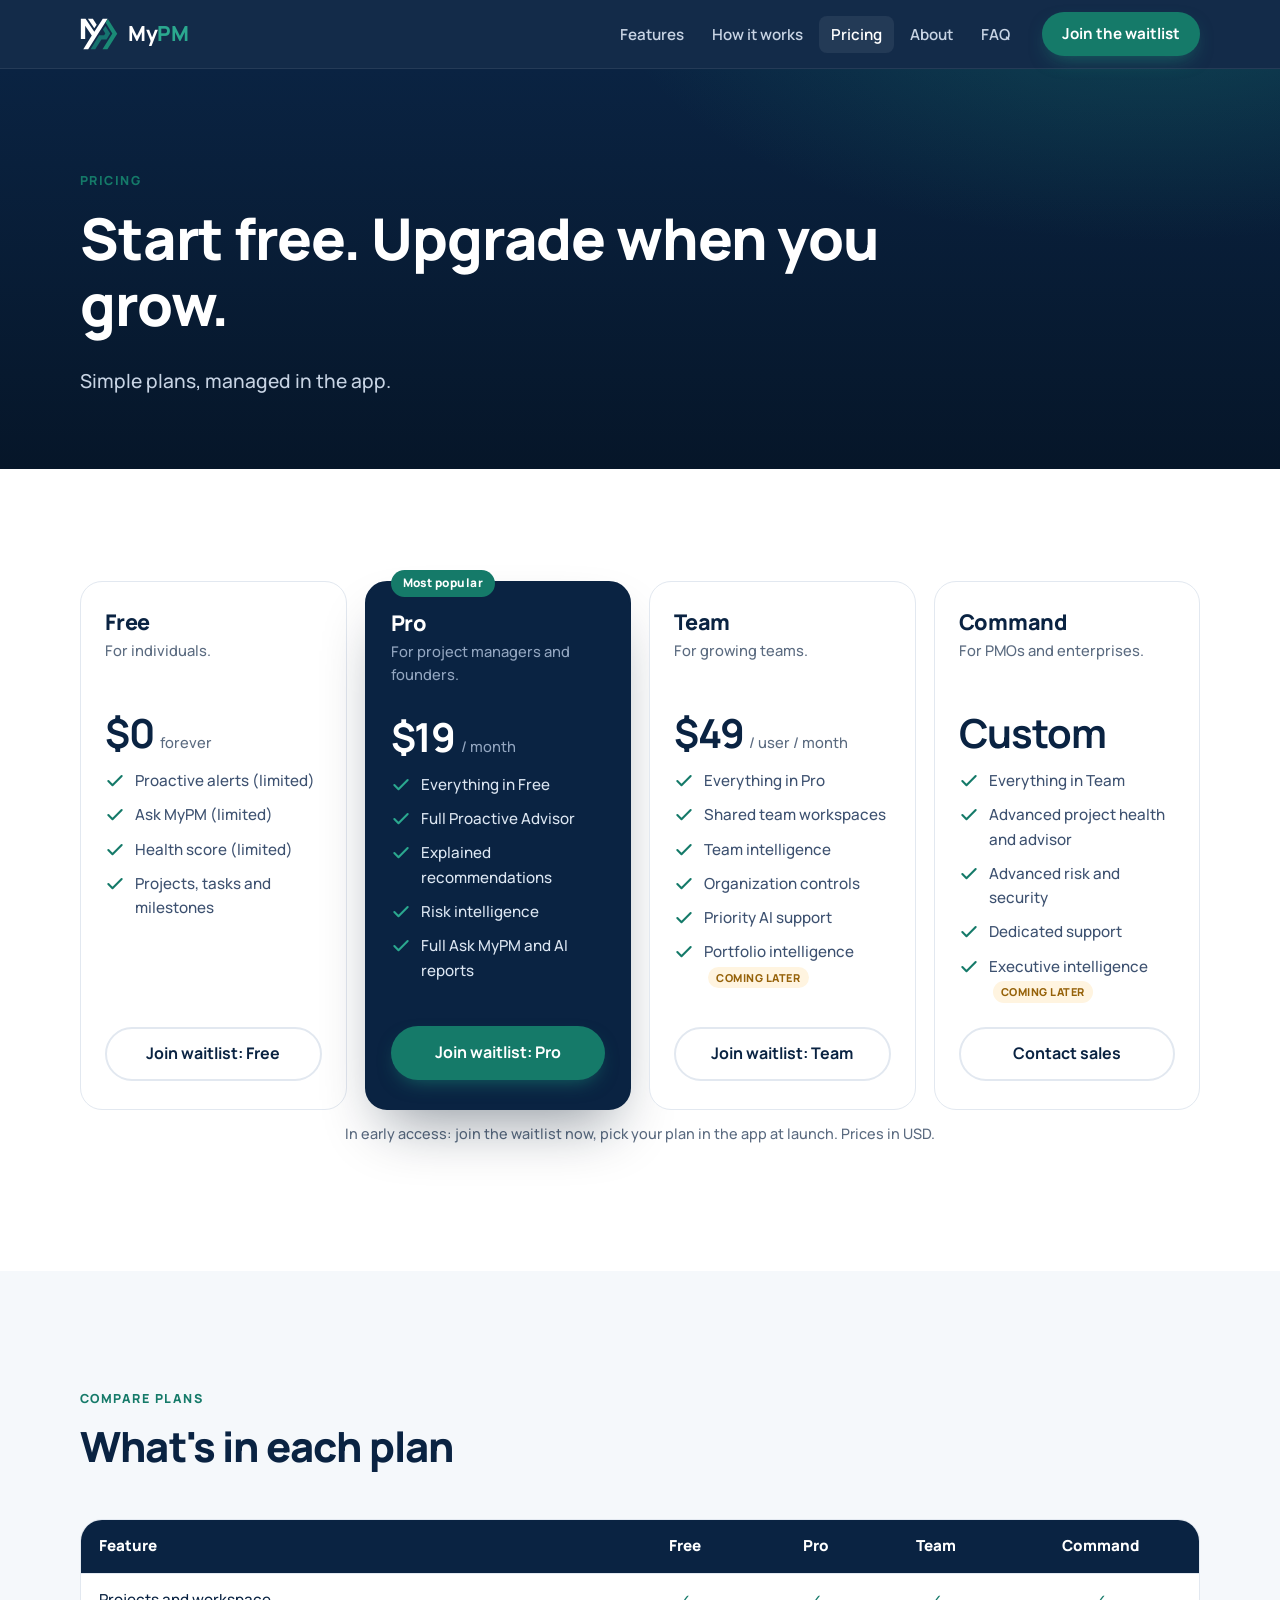
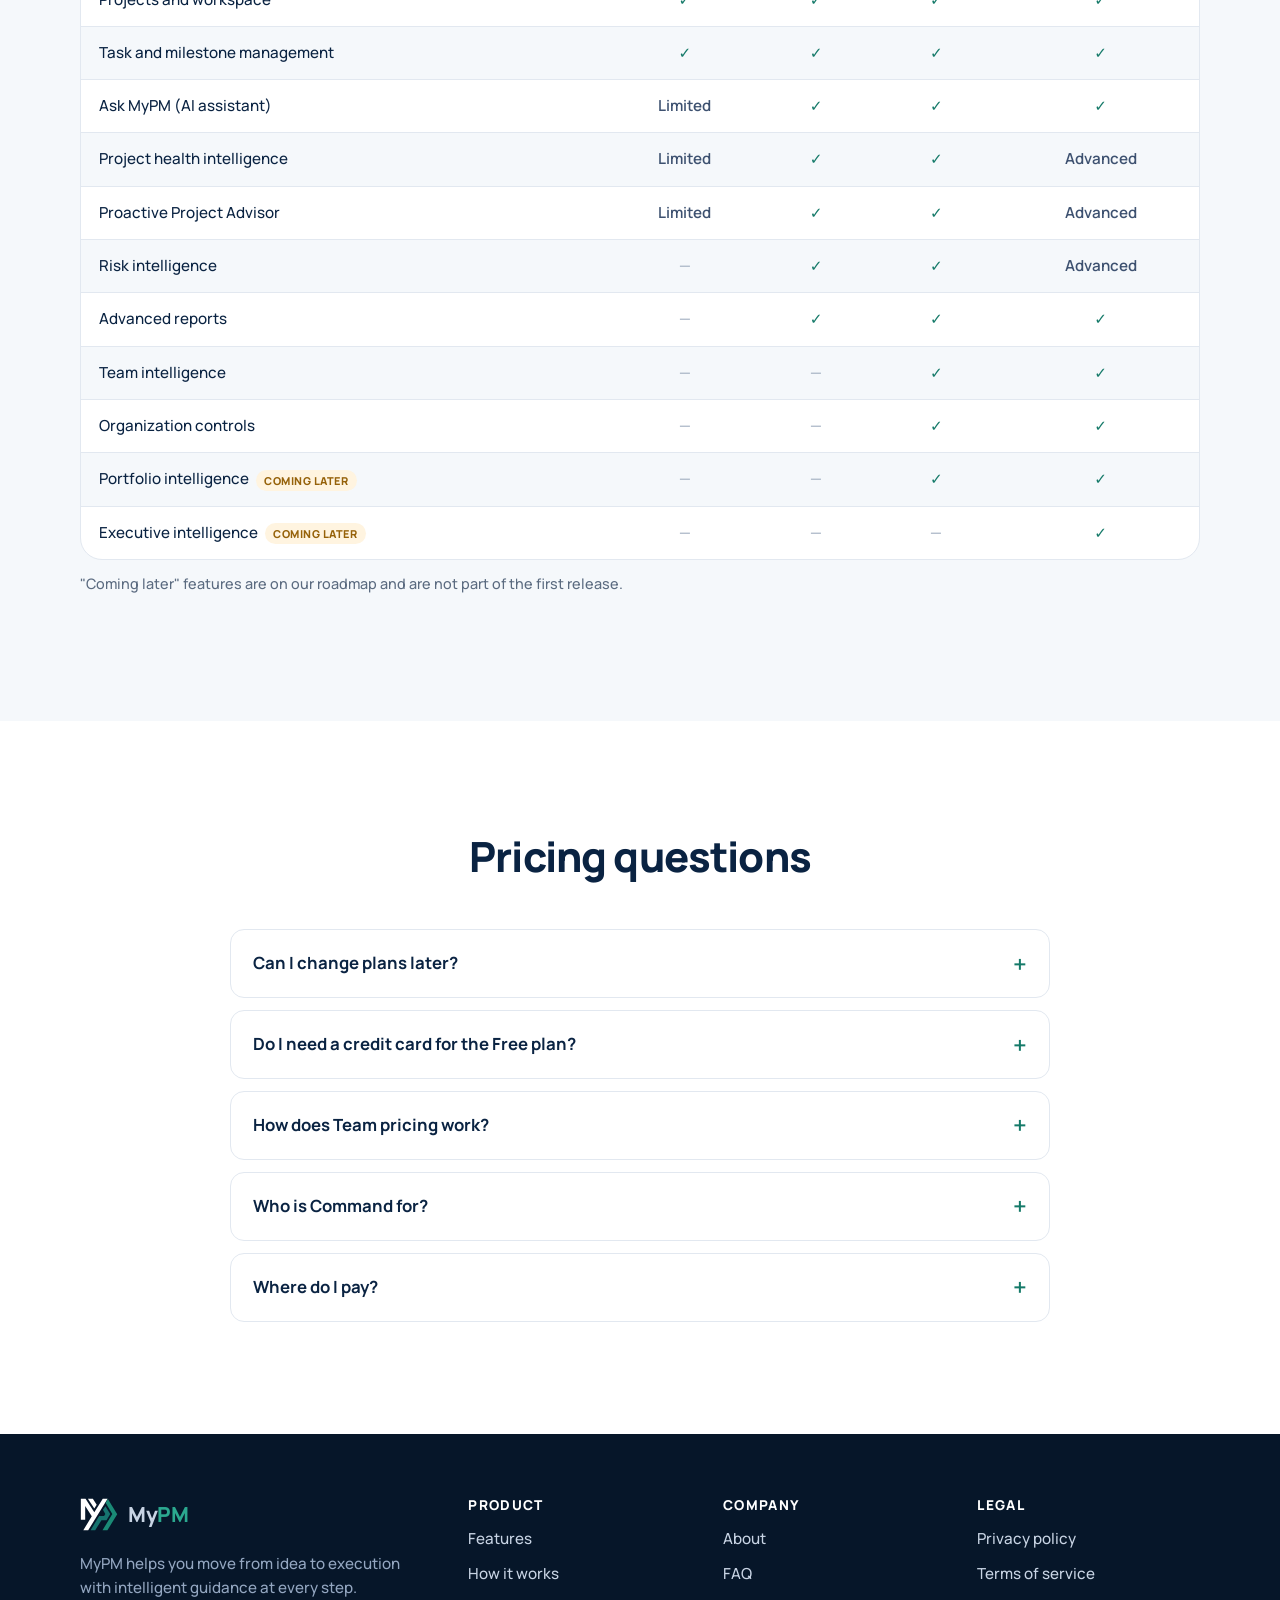
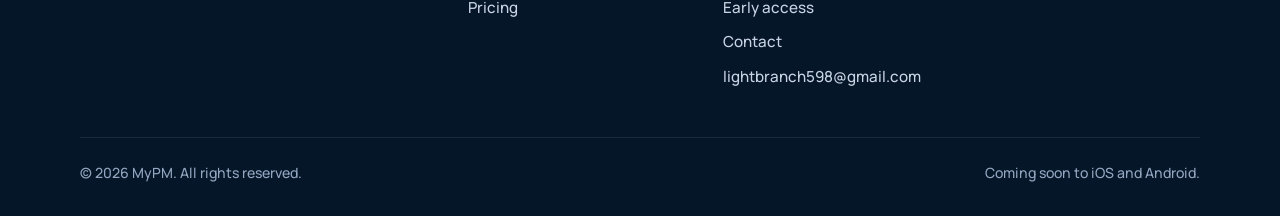
<file: pricing.html>
<!doctype html>
<html lang="en">
<head>
  <meta charset="utf-8">
  <meta name="viewport" content="width=device-width, initial-scale=1">
  <title>Pricing | MyPM</title>
  <meta name="description" content="Start free and upgrade when your projects grow. Compare MyPM Free, Pro, Team and Command plans.">
  <meta name="theme-color" content="#0A2342">
  <link rel="canonical" href="https://mypm.example/pricing.html">
  <meta property="og:type" content="website">
  <meta property="og:site_name" content="MyPM">
  <meta property="og:title" content="Pricing | MyPM">
  <meta property="og:description" content="Start free and upgrade when your projects grow. Compare MyPM Free, Pro, Team and Command plans.">
  <meta property="og:image" content="https://mypm.example/og/pricing.png">
  <meta name="twitter:card" content="summary_large_image">
  <link rel="icon" href="favicon.svg" type="image/svg+xml">
  <link rel="icon" href="favicon-32.png" sizes="32x32" type="image/png">
  <link rel="apple-touch-icon" href="apple-touch-icon.png">
  <link rel="preload" href="manrope-latin.woff2" as="font" type="font/woff2" crossorigin>
  <link rel="stylesheet" href="styles.css">
  <script type="application/ld+json">{"@context":"https://schema.org","@graph":[{"@type":"Organization","@id":"https://mypm.example/#org","name":"MyPM","url":"https://mypm.example/","logo":"https://mypm.example/icon-512.png"},{"@type":"WebSite","@id":"https://mypm.example/#site","url":"https://mypm.example/","name":"MyPM","publisher":{"@id":"https://mypm.example/#org"}},{"@type":"SoftwareApplication","name":"MyPM","applicationCategory":"BusinessApplication","operatingSystem":"iOS, Android","description":"Start free and upgrade when your projects grow. Compare MyPM Free, Pro, Team and Command plans.","publisher":{"@id":"https://mypm.example/#org"},"offers":[{"@type":"Offer","name":"Free","price":"0","priceCurrency":"USD"},{"@type":"Offer","name":"Pro","price":"19","priceCurrency":"USD"},{"@type":"Offer","name":"Team","price":"49","priceCurrency":"USD"}]}]}</script>
</head>
<body>
  <a class="skip-link" href="#main">Skip to content</a>
  <header class="site-header">
    <nav class="container nav" aria-label="Main">
      <a class="brand" href="index.html" aria-label="MyPM home">
        <img src="mark-light.svg" alt="" width="38" height="33">
        <span>My<b>PM</b></span>
      </a>
      <button class="nav-toggle" type="button" aria-expanded="false" aria-controls="nav-menu" aria-label="Open menu">
        <svg viewBox="0 0 24 24" fill="none" stroke="currentColor" stroke-width="2" stroke-linecap="round"><path d="M4 7h16M4 12h16M4 17h16"/></svg>
      </button>
      <div class="nav-menu" id="nav-menu">
        <ul class="nav-links">
          <li><a href="features.html">Features</a></li>
          <li><a href="how-it-works.html">How it works</a></li>
          <li><a href="pricing.html" aria-current="page">Pricing</a></li>
          <li><a href="about.html">About</a></li>
          <li><a href="faq.html">FAQ</a></li>
        </ul>
        <div class="nav-cta">
          <!-- AUTH SLOT: when sign-in exists, add a "Log in" link here, e.g. <a class="btn btn-light" href="login.html">Log in</a> -->
          <a class="btn btn-primary" href="early-access.html">Join the waitlist</a>
        </div>
      </div>
    </nav>
  </header>

  <main id="main">
<section class="page-hero">
      <div class="container">
        <span class="eyebrow">Pricing</span>
        <h1>Start free. Upgrade when you grow.</h1>
        <p class="lead">Simple plans, managed in the app.</p>
      </div>
    </section>

    <section class="section">
      <div class="container">
        <h2 class="sr-only">Plans</h2>
        <div class="plans">
          <div class="plan">
            <h3>Free</h3>
            <p class="for">For individuals.</p>
            <div class="price"><b>$0</b><span>forever</span></div>
            <ul>
              <li><svg viewBox="0 0 24 24" fill="none" stroke="currentColor" stroke-width="2.5" stroke-linecap="round" stroke-linejoin="round" aria-hidden="true"><path d="M20 6L9 17l-5-5"/></svg><span>Proactive alerts (limited)</span></li>
              <li><svg viewBox="0 0 24 24" fill="none" stroke="currentColor" stroke-width="2.5" stroke-linecap="round" stroke-linejoin="round" aria-hidden="true"><path d="M20 6L9 17l-5-5"/></svg><span>Ask MyPM (limited)</span></li>
              <li><svg viewBox="0 0 24 24" fill="none" stroke="currentColor" stroke-width="2.5" stroke-linecap="round" stroke-linejoin="round" aria-hidden="true"><path d="M20 6L9 17l-5-5"/></svg><span>Health score (limited)</span></li>
              <li><svg viewBox="0 0 24 24" fill="none" stroke="currentColor" stroke-width="2.5" stroke-linecap="round" stroke-linejoin="round" aria-hidden="true"><path d="M20 6L9 17l-5-5"/></svg><span>Projects, tasks and milestones</span></li>
            </ul>
            <a class="btn btn-ghost btn-block" href="early-access.html?intent=waitlist#join">Join waitlist: Free</a>
          </div>
          <div class="plan featured">
            <span class="badge">Most popular</span>
            <h3>Pro</h3>
            <p class="for">For project managers and founders.</p>
            <div class="price"><b>$19</b><span>/ month</span></div>
            <ul>
              <li><svg viewBox="0 0 24 24" fill="none" stroke="currentColor" stroke-width="2.5" stroke-linecap="round" stroke-linejoin="round" aria-hidden="true"><path d="M20 6L9 17l-5-5"/></svg><span>Everything in Free</span></li>
              <li><svg viewBox="0 0 24 24" fill="none" stroke="currentColor" stroke-width="2.5" stroke-linecap="round" stroke-linejoin="round" aria-hidden="true"><path d="M20 6L9 17l-5-5"/></svg><span>Full Proactive Advisor</span></li>
              <li><svg viewBox="0 0 24 24" fill="none" stroke="currentColor" stroke-width="2.5" stroke-linecap="round" stroke-linejoin="round" aria-hidden="true"><path d="M20 6L9 17l-5-5"/></svg><span>Explained recommendations</span></li>
              <li><svg viewBox="0 0 24 24" fill="none" stroke="currentColor" stroke-width="2.5" stroke-linecap="round" stroke-linejoin="round" aria-hidden="true"><path d="M20 6L9 17l-5-5"/></svg><span>Risk intelligence</span></li>
              <li><svg viewBox="0 0 24 24" fill="none" stroke="currentColor" stroke-width="2.5" stroke-linecap="round" stroke-linejoin="round" aria-hidden="true"><path d="M20 6L9 17l-5-5"/></svg><span>Full Ask MyPM and AI reports</span></li>
            </ul>
            <a class="btn btn-primary btn-block" href="early-access.html?intent=waitlist#join">Join waitlist: Pro</a>
          </div>
          <div class="plan">
            <h3>Team</h3>
            <p class="for">For growing teams.</p>
            <div class="price"><b>$49</b><span>/ user / month</span></div>
            <ul>
              <li><svg viewBox="0 0 24 24" fill="none" stroke="currentColor" stroke-width="2.5" stroke-linecap="round" stroke-linejoin="round" aria-hidden="true"><path d="M20 6L9 17l-5-5"/></svg><span>Everything in Pro</span></li>
              <li><svg viewBox="0 0 24 24" fill="none" stroke="currentColor" stroke-width="2.5" stroke-linecap="round" stroke-linejoin="round" aria-hidden="true"><path d="M20 6L9 17l-5-5"/></svg><span>Shared team workspaces</span></li>
              <li><svg viewBox="0 0 24 24" fill="none" stroke="currentColor" stroke-width="2.5" stroke-linecap="round" stroke-linejoin="round" aria-hidden="true"><path d="M20 6L9 17l-5-5"/></svg><span>Team intelligence</span></li>
              <li><svg viewBox="0 0 24 24" fill="none" stroke="currentColor" stroke-width="2.5" stroke-linecap="round" stroke-linejoin="round" aria-hidden="true"><path d="M20 6L9 17l-5-5"/></svg><span>Organization controls</span></li>
              <li><svg viewBox="0 0 24 24" fill="none" stroke="currentColor" stroke-width="2.5" stroke-linecap="round" stroke-linejoin="round" aria-hidden="true"><path d="M20 6L9 17l-5-5"/></svg><span>Priority AI support</span></li>
              <li><svg viewBox="0 0 24 24" fill="none" stroke="currentColor" stroke-width="2.5" stroke-linecap="round" stroke-linejoin="round" aria-hidden="true"><path d="M20 6L9 17l-5-5"/></svg><span>Portfolio intelligence <span class="soon">Coming later</span></span></li>
            </ul>
            <a class="btn btn-ghost btn-block" href="early-access.html?intent=waitlist#join">Join waitlist: Team</a>
          </div>
          <div class="plan">
            <h3>Command</h3>
            <p class="for">For PMOs and enterprises.</p>
            <div class="price"><b>Custom</b></div>
            <ul>
              <li><svg viewBox="0 0 24 24" fill="none" stroke="currentColor" stroke-width="2.5" stroke-linecap="round" stroke-linejoin="round" aria-hidden="true"><path d="M20 6L9 17l-5-5"/></svg><span>Everything in Team</span></li>
              <li><svg viewBox="0 0 24 24" fill="none" stroke="currentColor" stroke-width="2.5" stroke-linecap="round" stroke-linejoin="round" aria-hidden="true"><path d="M20 6L9 17l-5-5"/></svg><span>Advanced project health and advisor</span></li>
              <li><svg viewBox="0 0 24 24" fill="none" stroke="currentColor" stroke-width="2.5" stroke-linecap="round" stroke-linejoin="round" aria-hidden="true"><path d="M20 6L9 17l-5-5"/></svg><span>Advanced risk and security</span></li>
              <li><svg viewBox="0 0 24 24" fill="none" stroke="currentColor" stroke-width="2.5" stroke-linecap="round" stroke-linejoin="round" aria-hidden="true"><path d="M20 6L9 17l-5-5"/></svg><span>Dedicated support</span></li>
              <li><svg viewBox="0 0 24 24" fill="none" stroke="currentColor" stroke-width="2.5" stroke-linecap="round" stroke-linejoin="round" aria-hidden="true"><path d="M20 6L9 17l-5-5"/></svg><span>Executive intelligence <span class="soon">Coming later</span></span></li>
            </ul>
            <a class="btn btn-ghost btn-block" href="early-access.html?intent=command#join">Contact sales</a>
          </div>
        </div>
        <p class="table-note center">In early access: join the waitlist now, pick your plan in the app at launch. Prices in USD.</p>
      </div>
    </section>

    <section class="section section-soft">
      <div class="container">
        <div class="section-head">
          <span class="eyebrow">Compare plans</span>
          <h2>What's in each plan</h2>
        </div>
        <div class="table-wrap">
          <table>
            <caption class="hp">MyPM plan comparison</caption>
            <thead><tr><th scope="col">Feature</th><th scope="col">Free</th><th scope="col">Pro</th><th scope="col">Team</th><th scope="col">Command</th></tr></thead>
            <tbody>
              <tr><td>Projects and workspace</td><td><span class="yes" aria-label="Included">✓</span></td><td><span class="yes" aria-label="Included">✓</span></td><td><span class="yes" aria-label="Included">✓</span></td><td><span class="yes" aria-label="Included">✓</span></td></tr>
              <tr><td>Task and milestone management</td><td><span class="yes" aria-label="Included">✓</span></td><td><span class="yes" aria-label="Included">✓</span></td><td><span class="yes" aria-label="Included">✓</span></td><td><span class="yes" aria-label="Included">✓</span></td></tr>
              <tr><td>Ask MyPM (AI assistant)</td><td><span class="lim">Limited</span></td><td><span class="yes" aria-label="Included">✓</span></td><td><span class="yes" aria-label="Included">✓</span></td><td><span class="yes" aria-label="Included">✓</span></td></tr>
              <tr><td>Project health intelligence</td><td><span class="lim">Limited</span></td><td><span class="yes" aria-label="Included">✓</span></td><td><span class="yes" aria-label="Included">✓</span></td><td><span class="lim">Advanced</span></td></tr>
              <tr><td>Proactive Project Advisor</td><td><span class="lim">Limited</span></td><td><span class="yes" aria-label="Included">✓</span></td><td><span class="yes" aria-label="Included">✓</span></td><td><span class="lim">Advanced</span></td></tr>
              <tr><td>Risk intelligence</td><td><span class="no" aria-label="Not included">—</span></td><td><span class="yes" aria-label="Included">✓</span></td><td><span class="yes" aria-label="Included">✓</span></td><td><span class="lim">Advanced</span></td></tr>
              <tr><td>Advanced reports</td><td><span class="no" aria-label="Not included">—</span></td><td><span class="yes" aria-label="Included">✓</span></td><td><span class="yes" aria-label="Included">✓</span></td><td><span class="yes" aria-label="Included">✓</span></td></tr>
              <tr><td>Team intelligence</td><td><span class="no" aria-label="Not included">—</span></td><td><span class="no" aria-label="Not included">—</span></td><td><span class="yes" aria-label="Included">✓</span></td><td><span class="yes" aria-label="Included">✓</span></td></tr>
              <tr><td>Organization controls</td><td><span class="no" aria-label="Not included">—</span></td><td><span class="no" aria-label="Not included">—</span></td><td><span class="yes" aria-label="Included">✓</span></td><td><span class="yes" aria-label="Included">✓</span></td></tr>
              <tr><td>Portfolio intelligence <span class="soon">Coming later</span></td><td><span class="no" aria-label="Not included">—</span></td><td><span class="no" aria-label="Not included">—</span></td><td><span class="yes" aria-label="Included">✓</span></td><td><span class="yes" aria-label="Included">✓</span></td></tr>
              <tr><td>Executive intelligence <span class="soon">Coming later</span></td><td><span class="no" aria-label="Not included">—</span></td><td><span class="no" aria-label="Not included">—</span></td><td><span class="no" aria-label="Not included">—</span></td><td><span class="yes" aria-label="Included">✓</span></td></tr>
            </tbody>
          </table>
        </div>
        <p class="table-note">"Coming later" features are on our roadmap and are not part of the first release.</p>
      </div>
    </section>

    <section class="section">
      <div class="container">
        <div class="section-head center"><h2>Pricing questions</h2></div>
        <div class="faq">
          <details><summary>Can I change plans later?</summary><div><p>Yes. Upgrades are instant. Downgrades apply at the end of your billing cycle, and you keep read-only access to past projects.</p></div></details>
          <details><summary>Do I need a credit card for the Free plan?</summary><div><p>No.</p></div></details>
          <details><summary>How does Team pricing work?</summary><div><p>Per user, per month. Add seats any time.</p></div></details>
          <details><summary>Who is Command for?</summary><div><p>Organizations running many teams and projects. Pricing depends on your size. <a href="early-access.html?intent=command#join">Contact sales</a>.</p></div></details>
          <details><summary>Where do I pay?</summary><div><p>In the MyPM app, once it launches.</p></div></details>
        </div>
      </div>
    </section>

  </main>

  <footer class="site-footer">
    <div class="container">
      <div class="footer-grid">
        <div class="footer-brand">
          <a class="brand" href="index.html" aria-label="MyPM home">
            <img src="mark-light.svg" alt="" width="38" height="33">
            <span>My<b>PM</b></span>
          </a>
          <p>MyPM helps you move from idea to execution with intelligent guidance at every step.</p>
        </div>
        <div>
          <h2 class="f-title">Product</h2>
          <ul>
            <li><a href="features.html">Features</a></li>
            <li><a href="how-it-works.html">How it works</a></li>
            <li><a href="pricing.html">Pricing</a></li>
          </ul>
        </div>
        <div>
          <h2 class="f-title">Company</h2>
          <ul>
            <li><a href="about.html">About</a></li>
            <li><a href="faq.html">FAQ</a></li>
            <li><a href="early-access.html">Early access</a></li>
            <li><a href="early-access.html#contact">Contact</a></li>
            <li data-email hidden><a href="#">Email us</a></li>
          </ul>
        </div>
        <div>
          <h2 class="f-title">Legal</h2>
          <ul>
            <li><a href="privacy.html">Privacy policy</a></li>
            <li><a href="terms.html">Terms of service</a></li>
          </ul>
        </div>
      </div>
      <div class="footer-bottom">
        <span>© 2026 MyPM. All rights reserved.</span>
        <span>Coming soon to iOS and Android.</span>
      </div>
    </div>
  </footer>
  <script src="config.js"></script>
  <script src="main.js" defer></script>
</body>
</html>
</file>
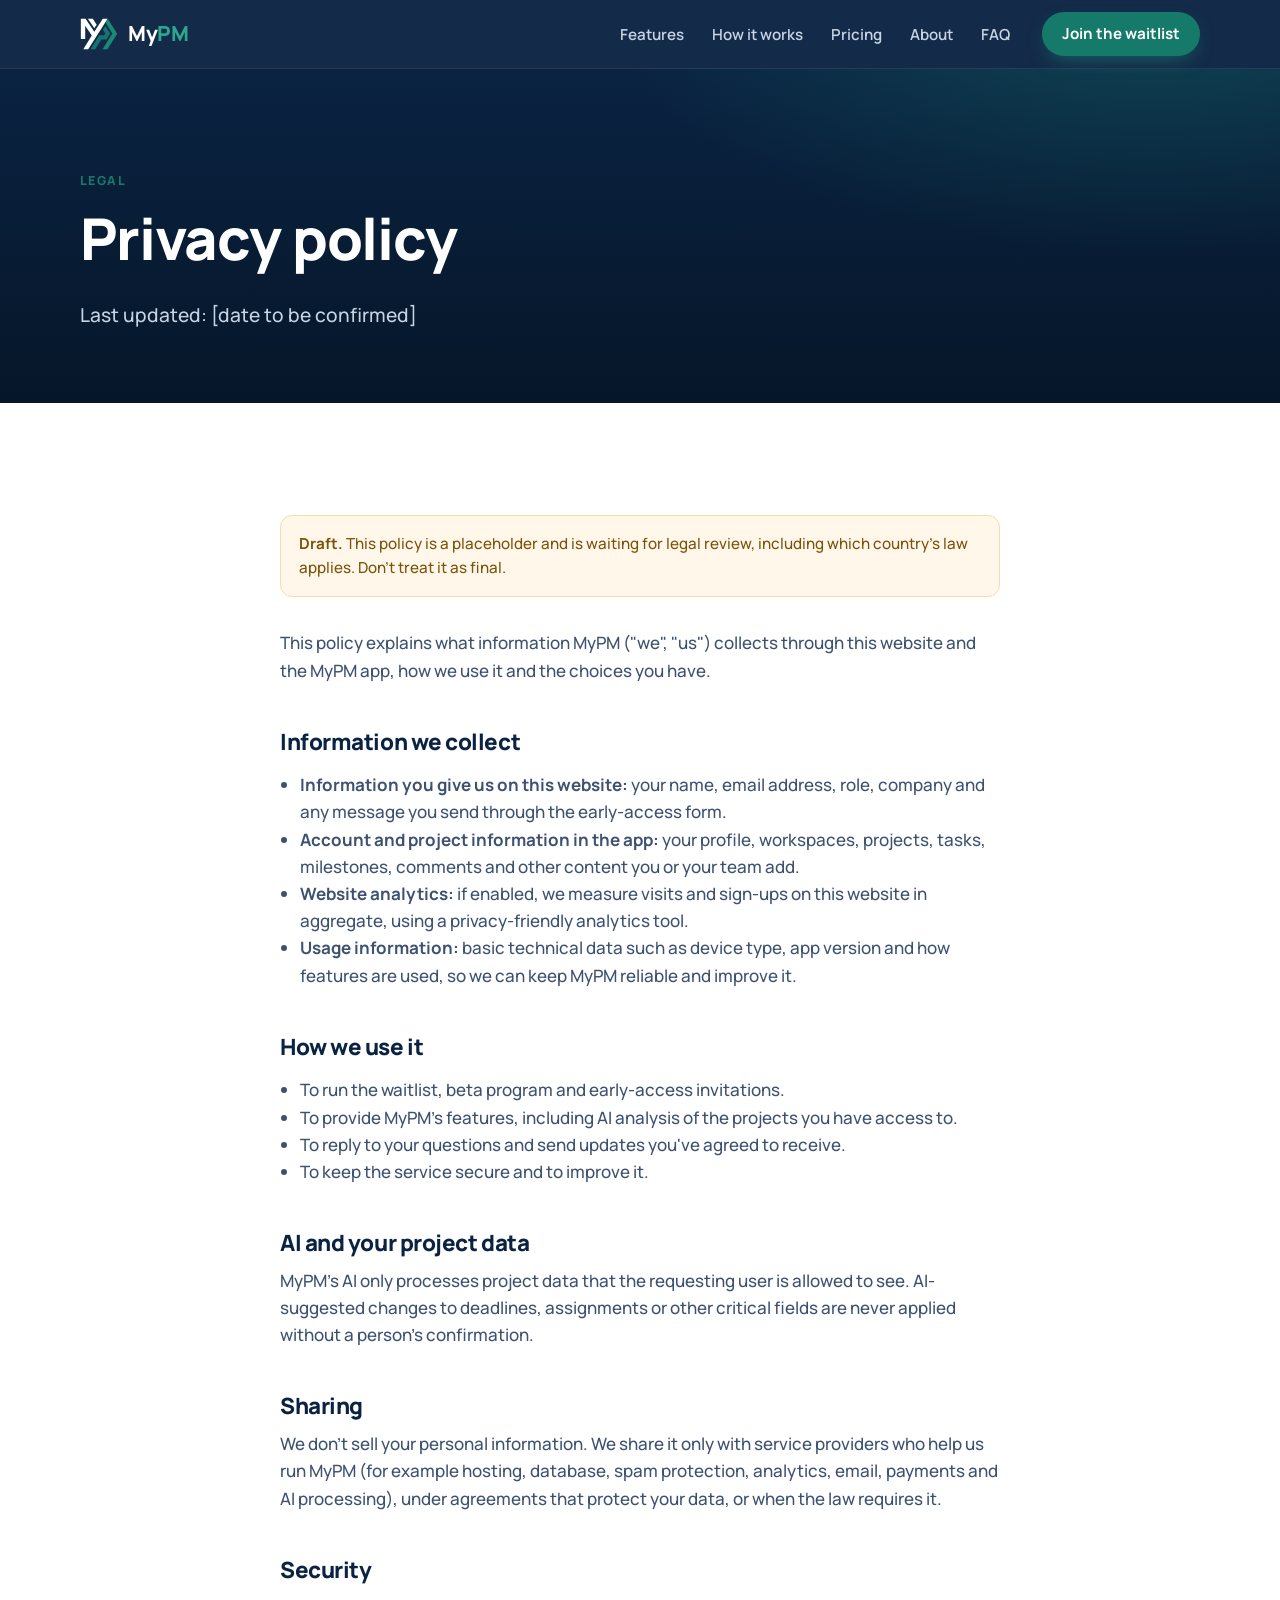
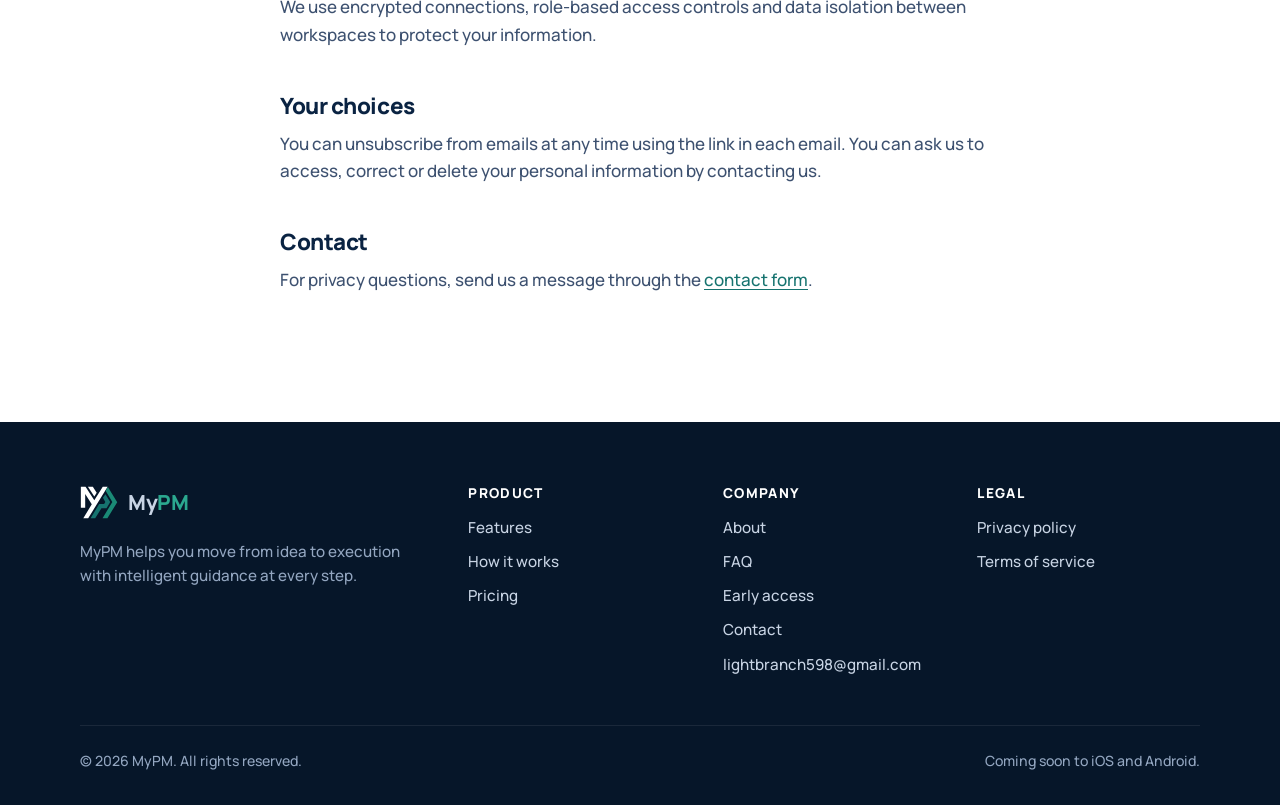
<file: privacy.html>
<!doctype html>
<html lang="en">
<head>
  <meta charset="utf-8">
  <meta name="viewport" content="width=device-width, initial-scale=1">
  <title>Privacy policy | MyPM</title>
  <meta name="description" content="How MyPM collects, uses and protects your information.">
  <meta name="theme-color" content="#0A2342">
  <link rel="canonical" href="https://mypm.example/privacy.html">
  <meta property="og:type" content="website">
  <meta property="og:site_name" content="MyPM">
  <meta property="og:title" content="Privacy policy | MyPM">
  <meta property="og:description" content="How MyPM collects, uses and protects your information.">
  <meta property="og:image" content="https://mypm.example/og-image.png">
  <meta name="twitter:card" content="summary_large_image">
  <link rel="icon" href="favicon.svg" type="image/svg+xml">
  <link rel="icon" href="favicon-32.png" sizes="32x32" type="image/png">
  <link rel="apple-touch-icon" href="apple-touch-icon.png">
  <link rel="preload" href="manrope-latin.woff2" as="font" type="font/woff2" crossorigin>
  <link rel="stylesheet" href="styles.css">
  <script type="application/ld+json">{"@context":"https://schema.org","@graph":[{"@type":"Organization","@id":"https://mypm.example/#org","name":"MyPM","url":"https://mypm.example/","logo":"https://mypm.example/icon-512.png"},{"@type":"WebSite","@id":"https://mypm.example/#site","url":"https://mypm.example/","name":"MyPM","publisher":{"@id":"https://mypm.example/#org"}}]}</script>
</head>
<body>
  <a class="skip-link" href="#main">Skip to content</a>
  <header class="site-header">
    <nav class="container nav" aria-label="Main">
      <a class="brand" href="index.html" aria-label="MyPM home">
        <img src="mark-light.svg" alt="" width="38" height="33">
        <span>My<b>PM</b></span>
      </a>
      <button class="nav-toggle" type="button" aria-expanded="false" aria-controls="nav-menu" aria-label="Open menu">
        <svg viewBox="0 0 24 24" fill="none" stroke="currentColor" stroke-width="2" stroke-linecap="round"><path d="M4 7h16M4 12h16M4 17h16"/></svg>
      </button>
      <div class="nav-menu" id="nav-menu">
        <ul class="nav-links">
          <li><a href="features.html">Features</a></li>
          <li><a href="how-it-works.html">How it works</a></li>
          <li><a href="pricing.html">Pricing</a></li>
          <li><a href="about.html">About</a></li>
          <li><a href="faq.html">FAQ</a></li>
        </ul>
        <div class="nav-cta">
          <!-- AUTH SLOT: when sign-in exists, add a "Log in" link here, e.g. <a class="btn btn-light" href="login.html">Log in</a> -->
          <a class="btn btn-primary" href="early-access.html">Join the waitlist</a>
        </div>
      </div>
    </nav>
  </header>

  <main id="main">
<section class="page-hero">
      <div class="container">
        <span class="eyebrow">Legal</span>
        <h1>Privacy policy</h1>
        <p class="lead">Last updated: [date to be confirmed]</p>
      </div>
    </section>
    <section class="section">
      <div class="container prose">
        <div class="notice"><b>Draft.</b> This policy is a placeholder and is waiting for legal review, including which country's law applies. Don't treat it as final.</div>
        <p>This policy explains what information MyPM ("we", "us") collects through this website and the MyPM app, how we use it and the choices you have.</p>
        <h2>Information we collect</h2>
        <ul>
          <li><b>Information you give us on this website:</b> your name, email address, role, company and any message you send through the early-access form.</li>
          <li><b>Account and project information in the app:</b> your profile, workspaces, projects, tasks, milestones, comments and other content you or your team add.</li>
          <li><b>Website analytics:</b> if enabled, we measure visits and sign-ups on this website in aggregate, using a privacy-friendly analytics tool.</li>
          <li><b>Usage information:</b> basic technical data such as device type, app version and how features are used, so we can keep MyPM reliable and improve it.</li>
        </ul>
        <h2>How we use it</h2>
        <ul>
          <li>To run the waitlist, beta program and early-access invitations.</li>
          <li>To provide MyPM's features, including AI analysis of the projects you have access to.</li>
          <li>To reply to your questions and send updates you've agreed to receive.</li>
          <li>To keep the service secure and to improve it.</li>
        </ul>
        <h2>AI and your project data</h2>
        <p>MyPM's AI only processes project data that the requesting user is allowed to see. AI-suggested changes to deadlines, assignments or other critical fields are never applied without a person's confirmation.</p>
        <h2>Sharing</h2>
        <p>We don't sell your personal information. We share it only with service providers who help us run MyPM (for example hosting, database, spam protection, analytics, email, payments and AI processing), under agreements that protect your data, or when the law requires it.</p>
        <h2>Security</h2>
        <p>We use encrypted connections, role-based access controls and data isolation between workspaces to protect your information.</p>
        <h2>Your choices</h2>
        <p>You can unsubscribe from emails at any time using the link in each email. You can ask us to access, correct or delete your personal information by contacting us.</p>
        <h2>Contact</h2>
        <p>For privacy questions, send us a message through the <a href="early-access.html#contact">contact form</a>.</p>
      </div>
    </section>

  </main>

  <footer class="site-footer">
    <div class="container">
      <div class="footer-grid">
        <div class="footer-brand">
          <a class="brand" href="index.html" aria-label="MyPM home">
            <img src="mark-light.svg" alt="" width="38" height="33">
            <span>My<b>PM</b></span>
          </a>
          <p>MyPM helps you move from idea to execution with intelligent guidance at every step.</p>
        </div>
        <div>
          <h2 class="f-title">Product</h2>
          <ul>
            <li><a href="features.html">Features</a></li>
            <li><a href="how-it-works.html">How it works</a></li>
            <li><a href="pricing.html">Pricing</a></li>
          </ul>
        </div>
        <div>
          <h2 class="f-title">Company</h2>
          <ul>
            <li><a href="about.html">About</a></li>
            <li><a href="faq.html">FAQ</a></li>
            <li><a href="early-access.html">Early access</a></li>
            <li><a href="early-access.html#contact">Contact</a></li>
            <li data-email hidden><a href="#">Email us</a></li>
          </ul>
        </div>
        <div>
          <h2 class="f-title">Legal</h2>
          <ul>
            <li><a href="privacy.html">Privacy policy</a></li>
            <li><a href="terms.html">Terms of service</a></li>
          </ul>
        </div>
      </div>
      <div class="footer-bottom">
        <span>© 2026 MyPM. All rights reserved.</span>
        <span>Coming soon to iOS and Android.</span>
      </div>
    </div>
  </footer>
  <script src="config.js"></script>
  <script src="main.js" defer></script>
</body>
</html>
</file>
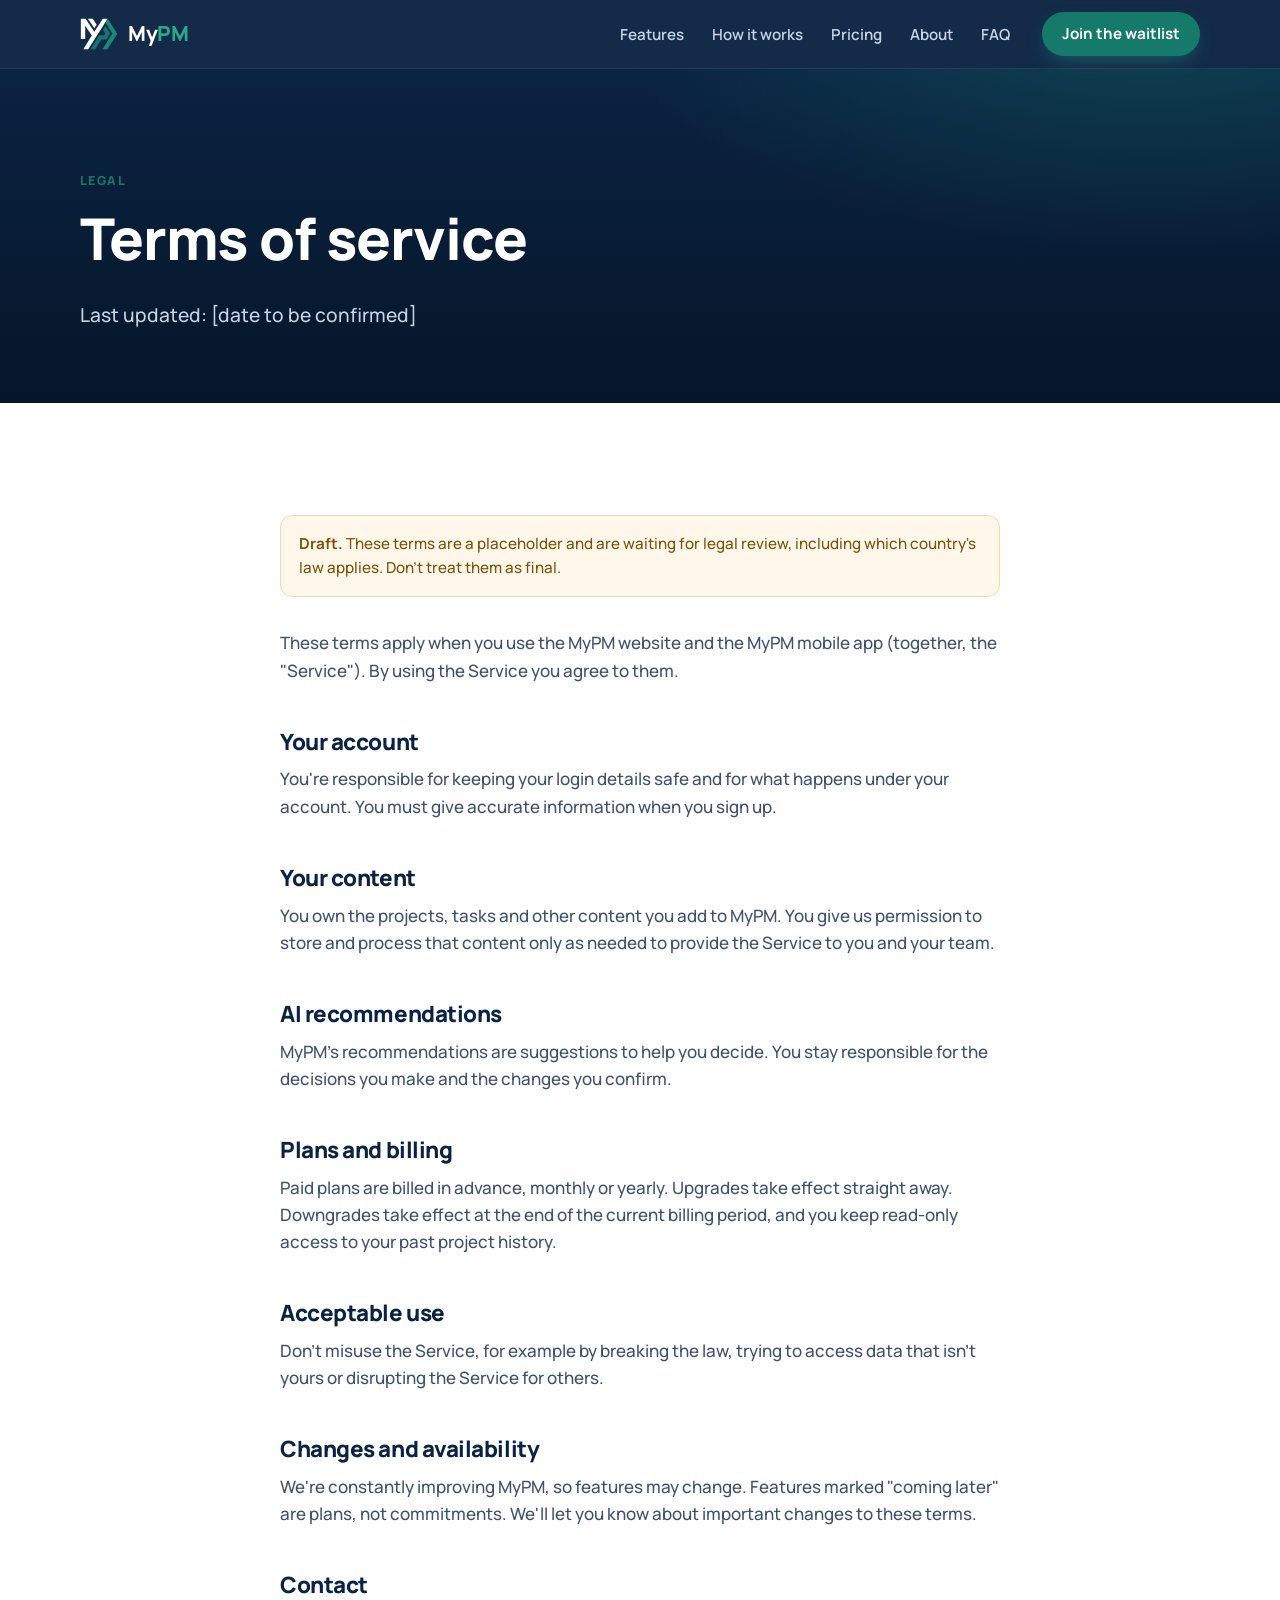
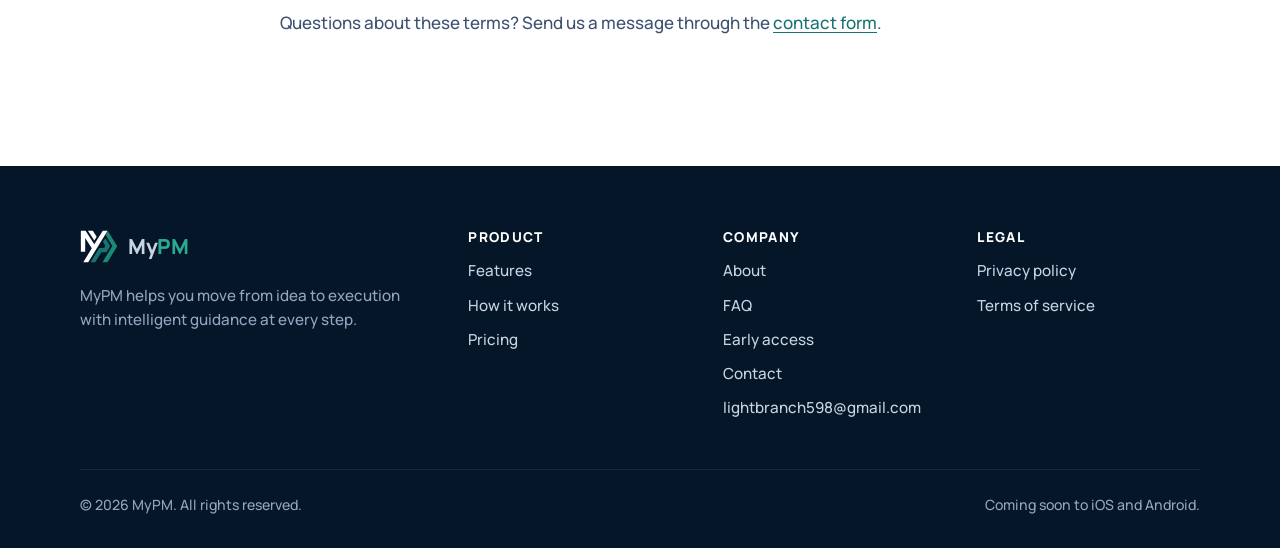
<file: terms.html>
<!doctype html>
<html lang="en">
<head>
  <meta charset="utf-8">
  <meta name="viewport" content="width=device-width, initial-scale=1">
  <title>Terms of service | MyPM</title>
  <meta name="description" content="The terms that apply when you use the MyPM website and app.">
  <meta name="theme-color" content="#0A2342">
  <link rel="canonical" href="https://mypm.example/terms.html">
  <meta property="og:type" content="website">
  <meta property="og:site_name" content="MyPM">
  <meta property="og:title" content="Terms of service | MyPM">
  <meta property="og:description" content="The terms that apply when you use the MyPM website and app.">
  <meta property="og:image" content="https://mypm.example/og-image.png">
  <meta name="twitter:card" content="summary_large_image">
  <link rel="icon" href="favicon.svg" type="image/svg+xml">
  <link rel="icon" href="favicon-32.png" sizes="32x32" type="image/png">
  <link rel="apple-touch-icon" href="apple-touch-icon.png">
  <link rel="preload" href="manrope-latin.woff2" as="font" type="font/woff2" crossorigin>
  <link rel="stylesheet" href="styles.css">
  <script type="application/ld+json">{"@context":"https://schema.org","@graph":[{"@type":"Organization","@id":"https://mypm.example/#org","name":"MyPM","url":"https://mypm.example/","logo":"https://mypm.example/icon-512.png"},{"@type":"WebSite","@id":"https://mypm.example/#site","url":"https://mypm.example/","name":"MyPM","publisher":{"@id":"https://mypm.example/#org"}}]}</script>
</head>
<body>
  <a class="skip-link" href="#main">Skip to content</a>
  <header class="site-header">
    <nav class="container nav" aria-label="Main">
      <a class="brand" href="index.html" aria-label="MyPM home">
        <img src="mark-light.svg" alt="" width="38" height="33">
        <span>My<b>PM</b></span>
      </a>
      <button class="nav-toggle" type="button" aria-expanded="false" aria-controls="nav-menu" aria-label="Open menu">
        <svg viewBox="0 0 24 24" fill="none" stroke="currentColor" stroke-width="2" stroke-linecap="round"><path d="M4 7h16M4 12h16M4 17h16"/></svg>
      </button>
      <div class="nav-menu" id="nav-menu">
        <ul class="nav-links">
          <li><a href="features.html">Features</a></li>
          <li><a href="how-it-works.html">How it works</a></li>
          <li><a href="pricing.html">Pricing</a></li>
          <li><a href="about.html">About</a></li>
          <li><a href="faq.html">FAQ</a></li>
        </ul>
        <div class="nav-cta">
          <!-- AUTH SLOT: when sign-in exists, add a "Log in" link here, e.g. <a class="btn btn-light" href="login.html">Log in</a> -->
          <a class="btn btn-primary" href="early-access.html">Join the waitlist</a>
        </div>
      </div>
    </nav>
  </header>

  <main id="main">
<section class="page-hero">
      <div class="container">
        <span class="eyebrow">Legal</span>
        <h1>Terms of service</h1>
        <p class="lead">Last updated: [date to be confirmed]</p>
      </div>
    </section>
    <section class="section">
      <div class="container prose">
        <div class="notice"><b>Draft.</b> These terms are a placeholder and are waiting for legal review, including which country's law applies. Don't treat them as final.</div>
        <p>These terms apply when you use the MyPM website and the MyPM mobile app (together, the "Service"). By using the Service you agree to them.</p>
        <h2>Your account</h2>
        <p>You're responsible for keeping your login details safe and for what happens under your account. You must give accurate information when you sign up.</p>
        <h2>Your content</h2>
        <p>You own the projects, tasks and other content you add to MyPM. You give us permission to store and process that content only as needed to provide the Service to you and your team.</p>
        <h2>AI recommendations</h2>
        <p>MyPM's recommendations are suggestions to help you decide. You stay responsible for the decisions you make and the changes you confirm.</p>
        <h2>Plans and billing</h2>
        <p>Paid plans are billed in advance, monthly or yearly. Upgrades take effect straight away. Downgrades take effect at the end of the current billing period, and you keep read-only access to your past project history.</p>
        <h2>Acceptable use</h2>
        <p>Don't misuse the Service, for example by breaking the law, trying to access data that isn't yours or disrupting the Service for others.</p>
        <h2>Changes and availability</h2>
        <p>We're constantly improving MyPM, so features may change. Features marked "coming later" are plans, not commitments. We'll let you know about important changes to these terms.</p>
        <h2>Contact</h2>
        <p>Questions about these terms? Send us a message through the <a href="early-access.html#contact">contact form</a>.</p>
      </div>
    </section>

  </main>

  <footer class="site-footer">
    <div class="container">
      <div class="footer-grid">
        <div class="footer-brand">
          <a class="brand" href="index.html" aria-label="MyPM home">
            <img src="mark-light.svg" alt="" width="38" height="33">
            <span>My<b>PM</b></span>
          </a>
          <p>MyPM helps you move from idea to execution with intelligent guidance at every step.</p>
        </div>
        <div>
          <h2 class="f-title">Product</h2>
          <ul>
            <li><a href="features.html">Features</a></li>
            <li><a href="how-it-works.html">How it works</a></li>
            <li><a href="pricing.html">Pricing</a></li>
          </ul>
        </div>
        <div>
          <h2 class="f-title">Company</h2>
          <ul>
            <li><a href="about.html">About</a></li>
            <li><a href="faq.html">FAQ</a></li>
            <li><a href="early-access.html">Early access</a></li>
            <li><a href="early-access.html#contact">Contact</a></li>
            <li data-email hidden><a href="#">Email us</a></li>
          </ul>
        </div>
        <div>
          <h2 class="f-title">Legal</h2>
          <ul>
            <li><a href="privacy.html">Privacy policy</a></li>
            <li><a href="terms.html">Terms of service</a></li>
          </ul>
        </div>
      </div>
      <div class="footer-bottom">
        <span>© 2026 MyPM. All rights reserved.</span>
        <span>Coming soon to iOS and Android.</span>
      </div>
    </div>
  </footer>
  <script src="config.js"></script>
  <script src="main.js" defer></script>
</body>
</html>
</file>
<file: styles.css>
/* Manrope (SIL Open Font License), self-hosted latin subset, variable weight 500–800 */
@font-face { font-family: "Manrope"; font-style: normal; font-weight: 500 800; font-display: swap; src: url("manrope-latin.woff2") format("woff2"); }

/* MyPM website — palette taken from the logo (navy, teal, white) */
:root {
  --navy-950: #061629;
  --navy-900: #0A2342;
  --navy-800: #12315A;
  --navy-700: #1C4272;
  --teal-600: #16736F;
  --teal-500: #157A69;
  --teal-400: #2BA88F;
  --teal-100: #DDF2EC;
  --teal-50: #EFF8F5;
  --ink: #0A2342;
  --ink-soft: #3D5170;
  --muted: #5B6B80;
  --line: #E2E8F0;
  --bg: #FFFFFF;
  --bg-soft: #F5F8FB;
  --red: #D9473F;
  --amber: #E39A1C;
  --green: #1A8A76;

  --radius: 14px;
  --radius-lg: 22px;
  --shadow-sm: 0 1px 2px rgba(10, 35, 66, .06), 0 1px 3px rgba(10, 35, 66, .08);
  --shadow: 0 10px 30px -12px rgba(10, 35, 66, .25);
  --shadow-lg: 0 30px 60px -20px rgba(6, 22, 41, .45);
  --max: 1160px;
  --font: "Manrope", system-ui, -apple-system, "Segoe UI", Roboto, sans-serif;
}

*, *::before, *::after { box-sizing: border-box; }
html { -webkit-text-size-adjust: 100%; scroll-behavior: smooth; }
body {
  margin: 0;
  font-family: var(--font);
  font-size: 17px;
  line-height: 1.6;
  color: var(--ink);
  background: var(--bg);
  -webkit-font-smoothing: antialiased;
}
img, svg { display: block; max-width: 100%; }
a { color: var(--teal-600); text-decoration-thickness: 1px; text-underline-offset: 3px; }
a:hover { color: var(--teal-500); }
h1, h2, h3, h4 { line-height: 1.15; margin: 0 0 .5em; letter-spacing: -.02em; font-weight: 800; }
h1 { font-size: clamp(2.2rem, 5vw, 3.6rem); }
h2 { font-size: clamp(1.75rem, 3.4vw, 2.6rem); }
h3 { font-size: 1.2rem; letter-spacing: -.01em; }
p { margin: 0 0 1em; }
ul { padding-left: 1.2em; }
:focus-visible { outline: 3px solid var(--teal-400); outline-offset: 3px; border-radius: 6px; }

.skip-link { position: absolute; left: -999px; top: 8px; background: var(--navy-900); color: #fff; padding: 10px 16px; border-radius: 8px; z-index: 100; }
.skip-link:focus { left: 16px; color: #fff; }

.container { width: 100%; max-width: var(--max); margin: 0 auto; padding: 0 20px; }
.section { padding: clamp(64px, 9vw, 112px) 0; }
.section-soft { background: var(--bg-soft); }
.section-dark { background: var(--navy-900); color: #fff; }
.section-dark p, .section-dark li { color: #C8D4E4; }
.section-head { max-width: 720px; margin: 0 0 48px; }
.section-head.center { margin-left: auto; margin-right: auto; text-align: center; }
.section-head p { font-size: 1.12rem; color: var(--ink-soft); }
.section-dark .section-head p { color: #C8D4E4; }
.eyebrow { display: inline-block; font-size: .78rem; font-weight: 800; letter-spacing: .12em; text-transform: uppercase; color: var(--teal-500); margin-bottom: 14px; }
.section-dark .eyebrow, .hero .eyebrow { color: var(--teal-400); }
.lead { font-size: 1.2rem; color: var(--ink-soft); }

/* Buttons */
.btn { display: inline-flex; align-items: center; justify-content: center; gap: 8px; min-height: 48px; padding: 12px 22px; border-radius: 999px; font: inherit; font-weight: 700; font-size: 1rem; text-decoration: none; border: 2px solid transparent; cursor: pointer; transition: transform .15s ease, background .15s ease, box-shadow .15s ease; }
.btn:hover { transform: translateY(-1px); }
.btn-primary { background: var(--teal-500); color: #fff; box-shadow: 0 8px 20px -8px rgba(26, 138, 118, .7); }
.btn-primary:hover { background: var(--teal-600); color: #fff; }
.btn-ghost { background: transparent; color: var(--ink); border-color: var(--line); }
.btn-ghost:hover { border-color: var(--ink); color: var(--ink); }
.btn-light { background: transparent; color: #fff; border-color: rgba(255,255,255,.35); }
.btn-light:hover { border-color: #fff; color: #fff; }
.btn-block { width: 100%; }
.btn-row { display: flex; flex-wrap: wrap; gap: 12px; }

/* Header */
.site-header { position: sticky; top: 0; z-index: 50; background: rgba(10, 35, 66, .96); backdrop-filter: saturate(150%) blur(10px); border-bottom: 1px solid rgba(255,255,255,.08); }
.nav { display: flex; align-items: center; justify-content: space-between; height: 68px; gap: 16px; }
.brand { display: inline-flex; align-items: center; gap: 10px; color: #fff; text-decoration: none; font-weight: 800; font-size: 1.3rem; letter-spacing: -.02em; }
.brand:hover { color: #fff; }
.brand img { width: 38px; height: auto; }
.brand span b { color: var(--teal-400); font-weight: 800; }
.nav-links { display: flex; align-items: center; gap: 4px; list-style: none; margin: 0; padding: 0; }
.nav-links a { color: #C8D4E4; text-decoration: none; font-weight: 600; font-size: .95rem; padding: 8px 12px; border-radius: 8px; }
.nav-links a:hover, .nav-links a[aria-current="page"] { color: #fff; background: rgba(255,255,255,.07); }
.nav-cta { display: flex; align-items: center; gap: 8px; }
.nav-cta .btn { min-height: 42px; padding: 8px 18px; font-size: .95rem; }
.nav-toggle { display: none; background: none; border: 0; color: #fff; width: 44px; height: 44px; border-radius: 10px; cursor: pointer; }
.nav-toggle svg { width: 26px; height: 26px; margin: auto; }

@media (max-width: 960px) {
  .nav-toggle { display: block; }
  .nav-menu { position: fixed; inset: 68px 0 auto 0; background: var(--navy-900); padding: 12px 20px 24px; border-bottom: 1px solid rgba(255,255,255,.1); display: none; max-height: calc(100vh - 68px); overflow: auto; }
  .nav-menu.open { display: block; }
  .nav-links { flex-direction: column; align-items: stretch; }
  .nav-links a { display: block; padding: 14px 12px; font-size: 1.05rem; }
  .nav-cta { margin-top: 12px; }
  .nav-cta .btn { width: 100%; min-height: 50px; }
}
@media (min-width: 961px) {
  .nav-menu { display: flex; align-items: center; gap: 20px; }
}

/* Hero */
.hero { background: radial-gradient(1200px 600px at 85% -10%, rgba(26,138,118,.35), transparent 60%), linear-gradient(180deg, var(--navy-900), var(--navy-950)); color: #fff; overflow: hidden; }
.hero-grid { display: grid; grid-template-columns: 1.1fr .9fr; gap: 48px; align-items: center; padding-top: clamp(56px, 8vw, 104px); padding-bottom: clamp(56px, 8vw, 104px); }
.hero h1 { color: #fff; }
.hero h1 em { font-style: normal; color: var(--teal-400); }
.hero .lead { color: #C8D4E4; max-width: 560px; }
.hero-note { margin-top: 18px; font-size: .92rem; color: #93A6C0; display: flex; align-items: center; gap: 8px; flex-wrap: wrap; }
.chip { display: inline-flex; align-items: center; gap: 6px; padding: 4px 12px; border-radius: 999px; font-size: .82rem; font-weight: 700; background: rgba(255,255,255,.08); color: #DCE6F2; border: 1px solid rgba(255,255,255,.12); }
.page-hero { background: linear-gradient(180deg, var(--navy-900), var(--navy-950)); color: #fff; padding: clamp(56px, 8vw, 96px) 0 clamp(48px, 6vw, 72px); }
.page-hero h1 { color: #fff; max-width: 820px; }
.page-hero .lead { color: #C8D4E4; max-width: 680px; margin: 0; }
@media (max-width: 900px) { .hero-grid { grid-template-columns: 1fr; } }

/* Phone mockup */
.phone-wrap { display: flex; justify-content: center; }
.phone { width: 300px; max-width: 100%; border-radius: 42px; background: #0B1A2E; padding: 12px; box-shadow: var(--shadow-lg), inset 0 0 0 2px rgba(255,255,255,.08); }
.phone-screen { background: #F5F8FB; border-radius: 32px; padding: 18px 14px 20px; color: var(--ink); min-height: 560px; }
.phone-notch { width: 90px; height: 22px; background: #0B1A2E; border-radius: 0 0 14px 14px; margin: -18px auto 12px; }
.app-top { display: flex; align-items: center; justify-content: space-between; margin-bottom: 14px; }
.app-top small { color: var(--muted); font-size: .72rem; display: block; }
.app-top strong { font-size: 1rem; }
.app-avatar { width: 32px; height: 32px; border-radius: 50%; background: var(--navy-900); display: grid; place-items: center; }
.app-avatar img { width: 20px; }
.health { background: var(--navy-900); color: #fff; border-radius: 16px; padding: 14px; display: flex; align-items: center; gap: 14px; margin-bottom: 12px; }
.ring { --v: 78; width: 56px; height: 56px; border-radius: 50%; background: conic-gradient(var(--teal-400) calc(var(--v) * 1%), rgba(255,255,255,.15) 0); display: grid; place-items: center; flex-shrink: 0; }
.ring span { width: 44px; height: 44px; border-radius: 50%; background: var(--navy-900); display: grid; place-items: center; font-weight: 800; font-size: .95rem; }
.health small { color: #93A6C0; font-size: .72rem; display: block; }
.health strong { font-size: .92rem; }
.app-label { font-size: .7rem; font-weight: 800; letter-spacing: .08em; text-transform: uppercase; color: var(--muted); margin: 14px 2px 8px; }
.rec { background: #fff; border-radius: 14px; padding: 12px; box-shadow: var(--shadow-sm); margin-bottom: 10px; border-left: 4px solid var(--teal-500); }
.rec.now { border-left-color: var(--red); }
.rec.consider { border-left-color: var(--amber); }
.rec .tag { font-size: .66rem; font-weight: 800; text-transform: uppercase; letter-spacing: .06em; }
.rec.now .tag { color: var(--red); }
.rec.consider .tag { color: #B5770C; }
.rec.opp .tag { color: var(--teal-600); }
.rec p { margin: 4px 0 8px; font-size: .82rem; line-height: 1.4; font-weight: 600; }
.rec .mini { display: flex; gap: 6px; }
.rec .mini span { font-size: .7rem; font-weight: 700; padding: 4px 10px; border-radius: 999px; background: var(--teal-500); color: #fff; }
.rec .mini span + span { background: var(--bg-soft); color: var(--ink-soft); }

/* Grids & cards */
.grid { display: grid; gap: 20px; }
.grid-2 { grid-template-columns: repeat(2, 1fr); }
.grid-3 { grid-template-columns: repeat(3, 1fr); }
.grid-4 { grid-template-columns: repeat(4, 1fr); }
@media (max-width: 960px) { .grid-3, .grid-4 { grid-template-columns: repeat(2, 1fr); } }
@media (max-width: 640px) { .grid-2, .grid-3, .grid-4 { grid-template-columns: 1fr; } }
.card { background: #fff; border: 1px solid var(--line); border-radius: var(--radius-lg); padding: 28px; box-shadow: var(--shadow-sm); }
.card h3 { margin-top: 14px; }
.card p { color: var(--ink-soft); margin: 0; }
.card ul { color: var(--ink-soft); margin: 12px 0 0; }
.section-dark .card { background: var(--navy-800); border-color: rgba(255,255,255,.08); }
.section-dark .card h3 { color: #fff; }
.icon { width: 48px; height: 48px; border-radius: 14px; display: grid; place-items: center; background: var(--teal-50); color: var(--teal-600); }
.icon svg { width: 24px; height: 24px; }
.section-dark .icon { background: rgba(43,168,143,.15); color: var(--teal-400); }

.split { display: grid; grid-template-columns: 1fr 1fr; gap: 56px; align-items: center; }
@media (max-width: 900px) { .split { grid-template-columns: 1fr; gap: 36px; } }

/* Compare */
.compare { display: grid; grid-template-columns: 1fr 1fr; gap: 20px; }
@media (max-width: 760px) { .compare { grid-template-columns: 1fr; } }
.compare .card { padding: 32px; }
.flow { display: flex; flex-wrap: wrap; gap: 8px; align-items: center; margin-top: 16px; }
.flow span { padding: 8px 14px; border-radius: 999px; font-weight: 700; font-size: .92rem; background: var(--bg-soft); color: var(--ink-soft); }
.flow i { font-style: normal; color: var(--muted); }
.compare .mypm { background: var(--navy-900); border-color: var(--navy-900); color: #fff; }
.compare .mypm h3 { color: #fff; }
.compare .mypm p { color: #C8D4E4; }
.compare .mypm .flow span { background: rgba(43,168,143,.18); color: #fff; }
.compare .mypm .flow i { color: var(--teal-400); }

/* Anatomy list */
.anatomy { list-style: none; padding: 0; margin: 0; display: grid; gap: 12px; }
.anatomy li { display: flex; gap: 14px; align-items: flex-start; background: #fff; border: 1px solid var(--line); border-radius: var(--radius); padding: 16px 18px; }
.anatomy b { display: block; }
.anatomy span { color: var(--ink-soft); font-size: .96rem; }
.num { flex-shrink: 0; width: 30px; height: 30px; border-radius: 50%; background: var(--teal-500); color: #fff; display: grid; place-items: center; font-weight: 800; font-size: .88rem; }

.big-rec { background: #fff; border-radius: var(--radius-lg); box-shadow: var(--shadow); padding: 28px; border-top: 6px solid var(--amber); }
.big-rec .tag { color: #B5770C; font-weight: 800; font-size: .78rem; letter-spacing: .08em; text-transform: uppercase; }
.big-rec h3 { margin: 8px 0 14px; font-size: 1.35rem; }
.big-rec dl { margin: 0 0 20px; display: grid; gap: 12px; }
.big-rec dt { font-size: .78rem; font-weight: 800; text-transform: uppercase; letter-spacing: .06em; color: var(--muted); }
.big-rec dd { margin: 2px 0 0; color: var(--ink-soft); }

/* Steps */
.steps { list-style: none; margin: 0; padding: 0; display: grid; gap: 0; counter-reset: step; }
.step { display: grid; grid-template-columns: 64px 1fr; gap: 20px; padding-bottom: 36px; position: relative; }
.step::before { counter-increment: step; content: counter(step); width: 56px; height: 56px; border-radius: 50%; background: var(--navy-900); color: #fff; display: grid; place-items: center; font-weight: 800; font-size: 1.2rem; position: relative; z-index: 1; }
.step:not(:last-child)::after { content: ""; position: absolute; left: 27px; top: 56px; bottom: 0; width: 2px; background: var(--line); }
.step h3 { margin: 12px 0 6px; font-size: 1.3rem; }
.step p { color: var(--ink-soft); margin: 0; }
.step .signal { display: inline-block; margin-top: 10px; font-size: .85rem; font-weight: 700; color: var(--teal-600); background: var(--teal-50); padding: 4px 12px; border-radius: 999px; }

.loop { display: flex; flex-wrap: wrap; gap: 10px; justify-content: center; }
.loop span { background: var(--navy-800); color: #fff; border: 1px solid rgba(255,255,255,.1); padding: 12px 20px; border-radius: 12px; font-weight: 700; }
.loop span.hl { background: var(--teal-500); border-color: var(--teal-500); }
.loop i { font-style: normal; color: var(--teal-400); align-self: center; font-weight: 800; }

/* Personas */
.persona .plan { display: inline-block; font-size: .78rem; font-weight: 800; padding: 4px 10px; border-radius: 999px; background: var(--teal-50); color: var(--teal-600); }
.persona blockquote { margin: 14px 0 0; font-style: italic; color: var(--ink-soft); border-left: 3px solid var(--teal-400); padding-left: 14px; }

/* Pricing */
.plans { display: grid; grid-template-columns: repeat(4, 1fr); gap: 18px; align-items: stretch; }
@media (max-width: 1060px) { .plans { grid-template-columns: repeat(2, 1fr); } }
@media (max-width: 620px) { .plans { grid-template-columns: 1fr; } }
.plan { display: flex; flex-direction: column; background: #fff; border: 1px solid var(--line); border-radius: var(--radius-lg); padding: 28px 24px; position: relative; }
.plan.featured { border: 2px solid var(--teal-500); box-shadow: var(--shadow); }
.plan .badge { position: absolute; top: -13px; left: 24px; background: var(--teal-500); color: #fff; font-size: .74rem; font-weight: 800; padding: 4px 12px; border-radius: 999px; letter-spacing: .04em; }
.plan h3 { font-size: 1.35rem; margin: 0 0 4px; }
.plan .for { color: var(--muted); font-size: .92rem; min-height: 3em; margin: 0; }
.price { margin: 18px 0 4px; display: flex; align-items: baseline; gap: 6px; }
.price b { font-size: 2.5rem; letter-spacing: -.03em; }
.price span { color: var(--muted); font-size: .92rem; }
.plan .pos { font-size: .95rem; color: var(--ink-soft); margin: 8px 0 18px; }
.plan ul { list-style: none; padding: 0; margin: 0 0 24px; display: grid; gap: 10px; flex: 1; }
.plan li { display: flex; gap: 10px; font-size: .95rem; color: var(--ink-soft); }
.plan li svg { flex-shrink: 0; width: 20px; height: 20px; color: var(--teal-500); margin-top: 2px; }
.soon { display: inline-block; font-size: .68rem; font-weight: 800; text-transform: uppercase; letter-spacing: .05em; padding: 2px 8px; border-radius: 999px; background: #FFF4E0; color: #96620A; vertical-align: middle; margin-left: 4px; white-space: nowrap; }

.table-wrap { overflow-x: auto; border: 1px solid var(--line); border-radius: var(--radius-lg); background: #fff; }
table { width: 100%; border-collapse: collapse; min-width: 640px; }
th, td { padding: 14px 18px; text-align: center; border-bottom: 1px solid var(--line); font-size: .95rem; }
th:first-child, td:first-child { text-align: left; }
thead th { background: var(--navy-900); color: #fff; font-weight: 800; position: sticky; top: 0; }
tbody tr:last-child td { border-bottom: 0; }
tbody tr:nth-child(even) { background: var(--bg-soft); }
td .yes { color: var(--teal-500); font-weight: 800; }
td .no { color: #A0AEC0; }
td .lim { color: var(--ink-soft); font-weight: 600; }
.table-note { font-size: .9rem; color: var(--muted); margin-top: 12px; }

/* FAQ */
.faq { max-width: 820px; margin: 0 auto; display: grid; gap: 12px; }
.faq details { background: #fff; border: 1px solid var(--line); border-radius: var(--radius); padding: 0 22px; }
.faq summary { cursor: pointer; list-style: none; padding: 20px 0; font-weight: 700; font-size: 1.05rem; display: flex; justify-content: space-between; gap: 16px; align-items: center; }
.faq summary::-webkit-details-marker { display: none; }
.faq summary::after { content: "+"; font-size: 1.5rem; color: var(--teal-500); font-weight: 600; line-height: 1; }
.faq details[open] summary::after { content: "–"; }
.faq details > div { padding: 0 0 20px; color: var(--ink-soft); }
.faq details > div p:last-child { margin: 0; }
.faq-group { margin-bottom: 48px; }
.faq-group h2 { font-size: 1.5rem; max-width: 820px; margin: 0 auto 16px; }

/* Forms */
.form-card { background: #fff; border-radius: var(--radius-lg); padding: clamp(24px, 4vw, 40px); box-shadow: var(--shadow); border: 1px solid var(--line); }
.field { display: grid; gap: 6px; margin-bottom: 18px; }
.field label, .field legend { font-weight: 700; font-size: .95rem; }
.field .hint { font-size: .85rem; color: var(--muted); }
input[type=text], input[type=email], select, textarea { font: inherit; font-size: 1rem; width: 100%; padding: 12px 14px; border: 1.5px solid #CBD5E1; border-radius: 10px; background: #fff; color: var(--ink); min-height: 48px; }
textarea { min-height: 110px; resize: vertical; }
input:focus, select:focus, textarea:focus { outline: none; border-color: var(--teal-500); box-shadow: 0 0 0 4px rgba(26,138,118,.15); }
fieldset { border: 0; padding: 0; margin: 0 0 18px; }
.radio-row { display: grid; grid-template-columns: repeat(2, 1fr); gap: 10px; margin-top: 6px; }
@media (max-width: 560px) { .radio-row { grid-template-columns: 1fr; } }
.radio-row label { display: flex; gap: 10px; align-items: flex-start; border: 1.5px solid #CBD5E1; border-radius: 12px; padding: 12px 14px; cursor: pointer; font-weight: 600; font-size: .95rem; }
.radio-row label small { display: block; font-weight: 500; color: var(--muted); font-size: .82rem; }
.radio-row input { margin-top: 4px; accent-color: var(--teal-500); }
.radio-row label:has(input:checked) { border-color: var(--teal-500); background: var(--teal-50); }
.check { display: flex; gap: 10px; align-items: flex-start; font-size: .92rem; color: var(--ink-soft); margin-bottom: 20px; }
.check input { margin-top: 5px; accent-color: var(--teal-500); width: 18px; height: 18px; flex-shrink: 0; }
.form-status { margin-top: 16px; padding: 14px 16px; border-radius: 12px; font-weight: 600; display: none; }
.form-status.show { display: block; }
.form-status.ok { background: var(--teal-50); color: var(--teal-600); border: 1px solid var(--teal-100); }
.form-status.err { background: #FDECEB; color: #A12F28; border: 1px solid #F7C9C6; }
.hp { position: absolute; left: -9999px; }

.perk { display: flex; gap: 14px; margin-bottom: 22px; }
.perk .icon { flex-shrink: 0; }
.perk h3 { margin: 4px 0 4px; font-size: 1.08rem; color: inherit; }
.perk p { margin: 0; }

/* CTA band */
.cta-band { background: linear-gradient(120deg, var(--navy-900), var(--navy-700)); color: #fff; border-radius: 28px; padding: clamp(36px, 6vw, 64px); display: grid; grid-template-columns: 1fr auto; gap: 28px; align-items: center; position: relative; overflow: hidden; }
.cta-band::after { content: ""; position: absolute; right: -60px; bottom: -80px; width: 320px; height: 320px; background: url("mark-light.svg") no-repeat center / contain; opacity: .08; }
.cta-band h2 { color: #fff; margin-bottom: 8px; }
.cta-band p { color: #C8D4E4; margin: 0; max-width: 560px; }
.cta-band .btn-row { position: relative; z-index: 1; }
@media (max-width: 760px) { .cta-band { grid-template-columns: 1fr; } }

/* Roadmap */
.roadmap { display: grid; grid-template-columns: repeat(3, 1fr); gap: 20px; }
@media (max-width: 860px) { .roadmap { grid-template-columns: 1fr; } }
.roadmap .card { position: relative; }
.phase { font-size: .78rem; font-weight: 800; letter-spacing: .08em; text-transform: uppercase; color: var(--teal-500); }
.roadmap .now-card { border: 2px solid var(--teal-500); }

/* Prose (legal) */
.prose { max-width: 760px; margin: 0 auto; }
.prose h2 { font-size: 1.4rem; margin-top: 2em; }
.prose p, .prose li { color: var(--ink-soft); }
.notice { background: #FFF8EA; border: 1px solid #F5DDAA; color: #7A5208; padding: 16px 18px; border-radius: 12px; margin-bottom: 32px; font-size: .95rem; }

/* Stats */
.stats { display: grid; grid-template-columns: repeat(4, 1fr); gap: 20px; }
@media (max-width: 860px) { .stats { grid-template-columns: repeat(2, 1fr); } }
.stat b { display: block; font-size: clamp(1.8rem, 3.5vw, 2.4rem); letter-spacing: -.02em; color: var(--teal-400); }
.stat span { color: #C8D4E4; font-size: .95rem; }
.source { font-size: .82rem; color: #93A6C0; margin-top: 20px; }

/* Footer */
.site-footer { background: var(--navy-950); color: #93A6C0; padding: 64px 0 32px; font-size: .95rem; }
.footer-grid { display: grid; grid-template-columns: 1.6fr 1fr 1fr 1fr; gap: 32px; }
@media (max-width: 760px) { .footer-grid { grid-template-columns: 1fr 1fr; } .footer-brand { grid-column: 1 / -1; } }
.site-footer .f-title { color: #fff; font-size: .85rem; letter-spacing: .1em; text-transform: uppercase; margin-bottom: 14px; }
.site-footer ul { list-style: none; padding: 0; margin: 0; display: grid; gap: 10px; }
.site-footer a { color: #C8D4E4; text-decoration: none; }
.site-footer a:hover { color: #fff; text-decoration: underline; }
.footer-brand p { max-width: 320px; margin-top: 14px; }
.footer-bottom { border-top: 1px solid rgba(255,255,255,.08); margin-top: 48px; padding-top: 24px; display: flex; justify-content: space-between; gap: 16px; flex-wrap: wrap; font-size: .88rem; }

.mt-0 { margin-top: 0; }
.mt-lg { margin-top: 48px; }
.center { text-align: center; }
.muted { color: var(--muted); }

@media (prefers-reduced-motion: reduce) { * { scroll-behavior: auto !important; transition: none !important; } }
.chip svg { width: 16px; height: 16px; }

/* v2: editorial problem list */
.problems { list-style: none; margin: 0; padding: 0; display: grid; grid-template-columns: repeat(2, 1fr); column-gap: 64px; border-top: 1px solid var(--line); }
.problems li { display: grid; grid-template-columns: 56px 1fr; gap: 12px; padding: 28px 0; border-bottom: 1px solid var(--line); }
.problems li > span { font-weight: 800; color: var(--teal-500); font-size: .95rem; padding-top: 3px; letter-spacing: .04em; }
.problems h3 { margin: 0 0 6px; }
.problems p { margin: 0; color: var(--ink-soft); }
.problems .answer h3 { color: var(--teal-600); }
@media (max-width: 760px) { .problems { grid-template-columns: 1fr; } }

/* v2: product showcases */
.showcase { display: grid; grid-template-columns: 1fr 1fr; gap: 64px; align-items: center; padding: 40px 0 72px; }
.showcase.flip .showcase-text { order: 2; }
.showcase-text { max-width: 480px; }
.showcase-text h3 { font-size: clamp(1.6rem, 2.6vw, 2.1rem); letter-spacing: -.02em; margin-bottom: 14px; }
.showcase-text p { color: var(--ink-soft); font-size: 1.08rem; }
.kicker { display: inline-block; font-weight: 800; font-size: .82rem; color: var(--teal-600); background: var(--teal-50); padding: 5px 12px; border-radius: 999px; margin-bottom: 16px; }
.ticks { list-style: none; padding: 0; margin: 20px 0 0; display: grid; gap: 10px; }
.ticks li { position: relative; padding-left: 28px; color: var(--ink); font-weight: 600; }
.ticks li::before { content: ""; position: absolute; left: 0; top: 7px; width: 14px; height: 8px; border-left: 2.5px solid var(--teal-500); border-bottom: 2.5px solid var(--teal-500); transform: rotate(-45deg); }
.showcase .phone-wrap { background: radial-gradient(closest-side, var(--teal-50), transparent); padding: 12px 0; }
.phone.sm { width: 280px; }
.phone.sm .phone-screen { min-height: 520px; }
@media (max-width: 860px) { .showcase { grid-template-columns: 1fr; gap: 36px; padding: 24px 0 56px; } .showcase.flip .showcase-text { order: 0; } }

.bubble { font-size: .8rem; line-height: 1.45; border-radius: 16px; padding: 10px 12px; margin-bottom: 10px; max-width: 88%; }
.bubble.me { background: var(--navy-900); color: #fff; margin-left: auto; border-bottom-right-radius: 4px; font-weight: 600; }
.bubble.ai { background: #fff; box-shadow: var(--shadow-sm); border-bottom-left-radius: 4px; }
.bubble.ai ol { margin: 6px 0; padding-left: 18px; }
.refs { display: flex; gap: 6px; flex-wrap: wrap; margin-top: 8px; }
.refs span { font-size: .68rem; font-weight: 700; color: var(--teal-600); background: var(--teal-50); padding: 3px 8px; border-radius: 999px; }
.ask-input { margin-top: 18px; border: 1.5px solid var(--line); background: #fff; border-radius: 999px; padding: 10px 14px; font-size: .78rem; color: var(--muted); }
.proj { display: flex; gap: 12px; align-items: center; background: #fff; border-radius: 14px; padding: 12px; box-shadow: var(--shadow-sm); margin-bottom: 10px; }
.proj strong { display: block; font-size: .86rem; }
.proj small { font-size: .72rem; font-weight: 700; }
small.ok { color: var(--teal-600); } small.warn { color: #B5770C; } small.bad, b.bad { color: var(--red); }
.ring.sm { width: 44px; height: 44px; background: conic-gradient(var(--teal-500) calc(var(--v) * 1%), var(--line) 0); }
.ring.sm.bad { background: conic-gradient(var(--red) calc(var(--v) * 1%), var(--line) 0); }
.ring.sm span { width: 34px; height: 34px; background: #fff; font-size: .78rem; color: var(--ink); }
.load { display: grid; grid-template-columns: 52px 1fr 20px; gap: 10px; align-items: center; font-size: .8rem; font-weight: 700; margin-bottom: 12px; }
.load .bar { height: 10px; background: var(--line); border-radius: 999px; overflow: hidden; }
.load .bar i { display: block; height: 100%; background: var(--teal-500); border-radius: 999px; }
.load .bar i.over { background: var(--red); }
.load b { text-align: right; }

/* v2: quieter trust row */
.trust .card { background: transparent; border: 0; box-shadow: none; padding: 0; }

/* ===== v3: intelligence-first app screens ===== */
.dev { position: relative; width: 300px; max-width: 100%; margin: 0 auto; }
.dev-frame { border-radius: 46px; padding: 10px; background: linear-gradient(160deg, #2A3B55, #0B1626 40%, #1B2A40); box-shadow: 0 40px 80px -30px rgba(3, 12, 24, .7), 0 0 0 1px rgba(255,255,255,.06); }
.scr { position: relative; border-radius: 37px; overflow: hidden; min-height: 590px; padding: 44px 16px 20px; color: #fff; font-size: 13px; line-height: 1.4;
  background: radial-gradient(420px 260px at 100% 0%, rgba(43,168,143,.28), transparent 70%), radial-gradient(300px 220px at 0% 100%, rgba(28,66,114,.6), transparent 70%), #071629; }
.scr::before { content: ""; position: absolute; top: 10px; left: 50%; transform: translateX(-50%); width: 92px; height: 26px; border-radius: 20px; background: #000; }
.s-head { display: flex; justify-content: space-between; align-items: center; margin-bottom: 14px; }
.s-meta { font-size: 11px; color: #8FA3BD; font-weight: 600; letter-spacing: .02em; }
.orb { width: 30px; height: 30px; border-radius: 50%; background: radial-gradient(circle at 35% 30%, #7FE3CB, #1A8A76 55%, #0E4F45); box-shadow: 0 0 18px rgba(43,168,143,.7); position: relative; }
.orb::after { content: ""; position: absolute; inset: -5px; border-radius: 50%; border: 1px solid rgba(127,227,203,.35); }
.s-title { font-size: 21px; font-weight: 800; letter-spacing: -.02em; line-height: 1.15; margin: 0 0 4px; }
.s-title em { font-style: normal; color: #5FD3B8; }
.s-sub { font-size: 11.5px; color: #8FA3BD; margin: 0 0 16px; }
.glass { background: rgba(255,255,255,.06); border: 1px solid rgba(255,255,255,.09); border-radius: 18px; padding: 14px; margin-bottom: 10px; backdrop-filter: blur(6px); }
.glass.hot { background: linear-gradient(160deg, rgba(217,71,63,.22), rgba(255,255,255,.05) 60%); border-color: rgba(240,138,132,.35); }
.pill { display: inline-flex; align-items: center; gap: 5px; font-size: 10px; font-weight: 800; letter-spacing: .06em; text-transform: uppercase; padding: 3px 8px; border-radius: 999px; }
.pill::before { content: ""; width: 6px; height: 6px; border-radius: 50%; background: currentColor; }
.pill.red { color: #FF9C95; background: rgba(217,71,63,.18); }
.pill.amber { color: #F6C46B; background: rgba(227,154,28,.16); }
.pill.teal { color: #6FE0C5; background: rgba(43,168,143,.16); }
.g-top { display: flex; justify-content: space-between; align-items: center; margin-bottom: 8px; }
.g-proj { font-size: 10.5px; color: #8FA3BD; font-weight: 600; }
.glass b { display: block; font-size: 14px; letter-spacing: -.01em; }
.glass .why { color: #B9C7D9; font-size: 11.5px; margin-top: 5px; }
.ev { display: flex; flex-wrap: wrap; gap: 5px; margin-top: 9px; }
.ev span { font-size: 10px; font-weight: 700; color: #CFE0F0; background: rgba(255,255,255,.07); border: 1px solid rgba(255,255,255,.08); padding: 3px 8px; border-radius: 8px; }
.impact { display: flex; gap: 8px; align-items: center; margin-top: 10px; padding: 8px 10px; border-radius: 12px; background: rgba(43,168,143,.14); color: #8BE8D1; font-size: 11px; font-weight: 700; }
.impact::before { content: "↗"; font-weight: 800; }
.acts { display: flex; gap: 8px; margin-top: 11px; }
.acts span { flex: 1; text-align: center; font-size: 11.5px; font-weight: 800; padding: 9px 0; border-radius: 12px; background: rgba(255,255,255,.08); color: #DCE6F2; }
.acts span.go { background: var(--teal-500); color: #fff; box-shadow: 0 6px 16px -6px rgba(43,168,143,.9); }
.glass.row { display: flex; justify-content: space-between; align-items: center; gap: 8px; padding: 12px 14px; }
.glass.row b { font-size: 12.5px; margin-top: 5px; }
.chev { color: #8FA3BD; font-weight: 800; }
.lbl { font-size: 10px; font-weight: 800; letter-spacing: .08em; text-transform: uppercase; color: #7E93AF; margin: 12px 0 4px; }
.lbl:first-child { margin-top: 0; }
.confirm { text-align: center; font-size: 10px; color: #8FA3BD; margin-top: 8px; }
.q { margin-left: auto; max-width: 82%; background: var(--teal-500); border-radius: 16px 16px 4px 16px; padding: 10px 12px; font-weight: 700; font-size: 12px; margin-bottom: 12px; }
.draft h5 { margin: 0 0 8px; font-size: 13px; display: flex; justify-content: space-between; align-items: center; }
.draft h5 small { font-size: 10px; color: #6FE0C5; font-weight: 800; }
.dl { display: grid; grid-template-columns: 8px 1fr; gap: 8px; align-items: start; margin-bottom: 8px; font-size: 11.5px; color: #C9D6E6; }
.dl i { width: 8px; height: 8px; border-radius: 50%; margin-top: 4px; }
.dl i.g { background: #2BA88F; } .dl i.a { background: #E39A1C; } .dl i.b { background: #7AA7E0; }
.dl b { display: inline; font-size: 11.5px; color: #fff; }
.compose { display: flex; align-items: center; gap: 8px; margin-top: 14px; padding: 10px 12px; border-radius: 999px; background: rgba(255,255,255,.06); border: 1px solid rgba(255,255,255,.1); color: #8FA3BD; font-size: 11.5px; }
.compose::before { content: "✦"; color: #5FD3B8; }
.push { position: absolute; z-index: 2; left: -70px; top: 92px; width: 250px; display: flex; gap: 10px; align-items: flex-start; padding: 12px; border-radius: 18px; background: rgba(255,255,255,.92); color: var(--ink); box-shadow: 0 24px 50px -16px rgba(3,12,24,.6); backdrop-filter: blur(12px); }
.push .pi { width: 34px; height: 34px; border-radius: 9px; background: var(--navy-900); display: grid; place-items: center; flex-shrink: 0; }
.push .pi img { width: 22px; }
.push b { display: flex; justify-content: space-between; font-size: 11.5px; }
.push b small { color: var(--muted); font-weight: 600; }
.push span { display: block; font-size: 11.5px; line-height: 1.35; color: var(--ink-soft); margin-top: 2px; }
@media (max-width: 900px) { .push { left: -10px; top: 70px; width: 230px; } }
@media (max-width: 420px) { .dev { width: 280px; } .push { left: -6px; } }

/* hero v3 */
.hero h1 { font-size: clamp(2.3rem, 5.2vw, 4rem); }
.hero .lead { font-size: 1.25rem; }
.hero-proof { display: flex; flex-wrap: wrap; gap: 18px; margin-top: 26px; color: #93A6C0; font-size: .92rem; font-weight: 600; }
.hero-proof span::before { content: "✓"; color: var(--teal-400); margin-right: 6px; font-weight: 800; }

/* versus table */
.vs { border-radius: var(--radius-lg); overflow: hidden; border: 1px solid var(--line); background: #fff; }
.vs-row { display: grid; grid-template-columns: 1fr 1fr; }
.vs-row > div { padding: 18px 24px; border-top: 1px solid var(--line); font-weight: 600; }
.vs-row > div:first-child { color: var(--muted); }
.vs-row > div:last-child { background: var(--navy-900); color: #fff; border-top-color: rgba(255,255,255,.08); }
.vs-row > div:last-child::before { content: "✓"; color: var(--teal-400); font-weight: 800; margin-right: 10px; }
.vs-head > div { border-top: 0; font-size: .8rem; font-weight: 800; letter-spacing: .1em; text-transform: uppercase; padding-top: 20px; padding-bottom: 14px; }
.vs-head > div:first-child { color: var(--muted); }
.vs-head > div:last-child { color: var(--teal-400); }
.vs-head > div:last-child::before { content: none; }
@media (max-width: 640px) { .vs-row > div { padding: 14px 16px; font-size: .92rem; } }

/* differentiator showcase v3 */
.diff { display: grid; grid-template-columns: 1fr 1fr; gap: 72px; align-items: center; padding: 56px 0; }
.diff.flip > :first-child { order: 2; }
.diff h3 { font-size: clamp(1.8rem, 3vw, 2.5rem); letter-spacing: -.025em; margin-bottom: 12px; }
.diff .benefit { display: inline-flex; gap: 8px; align-items: center; margin-top: 8px; padding: 10px 16px; border-radius: 12px; background: var(--teal-50); color: var(--teal-600); font-weight: 800; }
.diff .benefit::before { content: "→"; }
.diff p { color: var(--ink-soft); font-size: 1.1rem; max-width: 440px; }
.diff-num { font-weight: 800; color: var(--teal-500); font-size: .9rem; letter-spacing: .1em; display: block; margin-bottom: 12px; }
.diff .stage { border-radius: 32px; padding: 48px 20px; background: radial-gradient(closest-side, rgba(26,138,118,.18), transparent), var(--bg-soft); }
@media (max-width: 860px) { .diff { grid-template-columns: 1fr; gap: 32px; padding: 32px 0; } .diff.flip > :first-child { order: 0; } }
.scr.lock { background: radial-gradient(380px 300px at 50% 0%, rgba(43,168,143,.35), transparent 70%), linear-gradient(180deg, #0D2A4A, #061629); text-align: center; }
.lock-date { font-size: 12px; font-weight: 700; color: #C8D4E4; margin-top: 8px; }
.lock-time { font-size: 64px; font-weight: 800; letter-spacing: -.04em; line-height: 1; margin: 4px 0 26px; }
.note { display: flex; gap: 10px; text-align: left; padding: 11px; border-radius: 18px; background: rgba(255,255,255,.14); border: 1px solid rgba(255,255,255,.12); backdrop-filter: blur(10px); margin-bottom: 8px; }
.note .pi { width: 30px; height: 30px; border-radius: 8px; background: var(--navy-900); display: grid; place-items: center; flex-shrink: 0; }
.note .pi img { width: 20px; }
.note b { display: flex; justify-content: space-between; font-size: 11.5px; }
.note b small { color: #A9B8CC; font-weight: 600; }
.note span { display: block; font-size: 11.5px; color: #DCE6F2; margin-top: 2px; line-height: 1.35; }
.lock-foot { margin-top: 22px; font-size: 11.5px; font-weight: 700; color: #6FE0C5; }
.benefit-line { margin-top: 12px !important; font-weight: 800; color: var(--teal-600) !important; }
.chips { display: flex; flex-wrap: wrap; gap: 10px; }
.chips span { padding: 10px 18px; border-radius: 999px; border: 1px solid var(--line); font-weight: 700; color: var(--ink-soft); background: #fff; }
.scr p.s-title { color: #fff; font-size: 21px; max-width: none; }
.scr p.s-sub { color: #8FA3BD; font-size: 11.5px; max-width: none; }
.push { top: auto; bottom: 150px; left: -150px; }
@media (max-width: 900px) { .push { display: none; } }

/* v4: page consistency */
.steps-split { display: grid; grid-template-columns: 1fr 360px; gap: 72px; align-items: start; max-width: 1000px; }
.steps-visual { position: sticky; top: 100px; }
.steps-visual .push { display: none; }
@media (max-width: 900px) { .steps-split { grid-template-columns: 1fr; gap: 24px; } .steps-visual { position: static; } }
.about-stage { padding: 0; }
.split > .diff { display: block; padding: 0; }
.plan.featured { background: var(--navy-900); border-color: var(--navy-900); color: #fff; box-shadow: var(--shadow-lg); }
.plan.featured h3 { color: #fff; }
.plan.featured .for, .plan.featured .price span { color: #93A6C0; }
.plan.featured li { color: #DCE6F2; }
.plan.featured li svg { color: var(--teal-400); }
.plan.featured .soon { background: rgba(255,255,255,.1); color: #F6C46B; }
.page-hero { background: radial-gradient(900px 420px at 90% -20%, rgba(26,138,118,.32), transparent 60%), linear-gradient(180deg, var(--navy-900), var(--navy-950)); }
.section-dark .card p { color: #C8D4E4; }
.plan ul { align-content: start; }

.sr-only { position: absolute; width: 1px; height: 1px; padding: 0; margin: -1px; overflow: hidden; clip: rect(0,0,0,0); white-space: nowrap; border: 0; }
.section-dark .card .eyebrow:not([style]) { color: #5FD3B8; }
</file>
